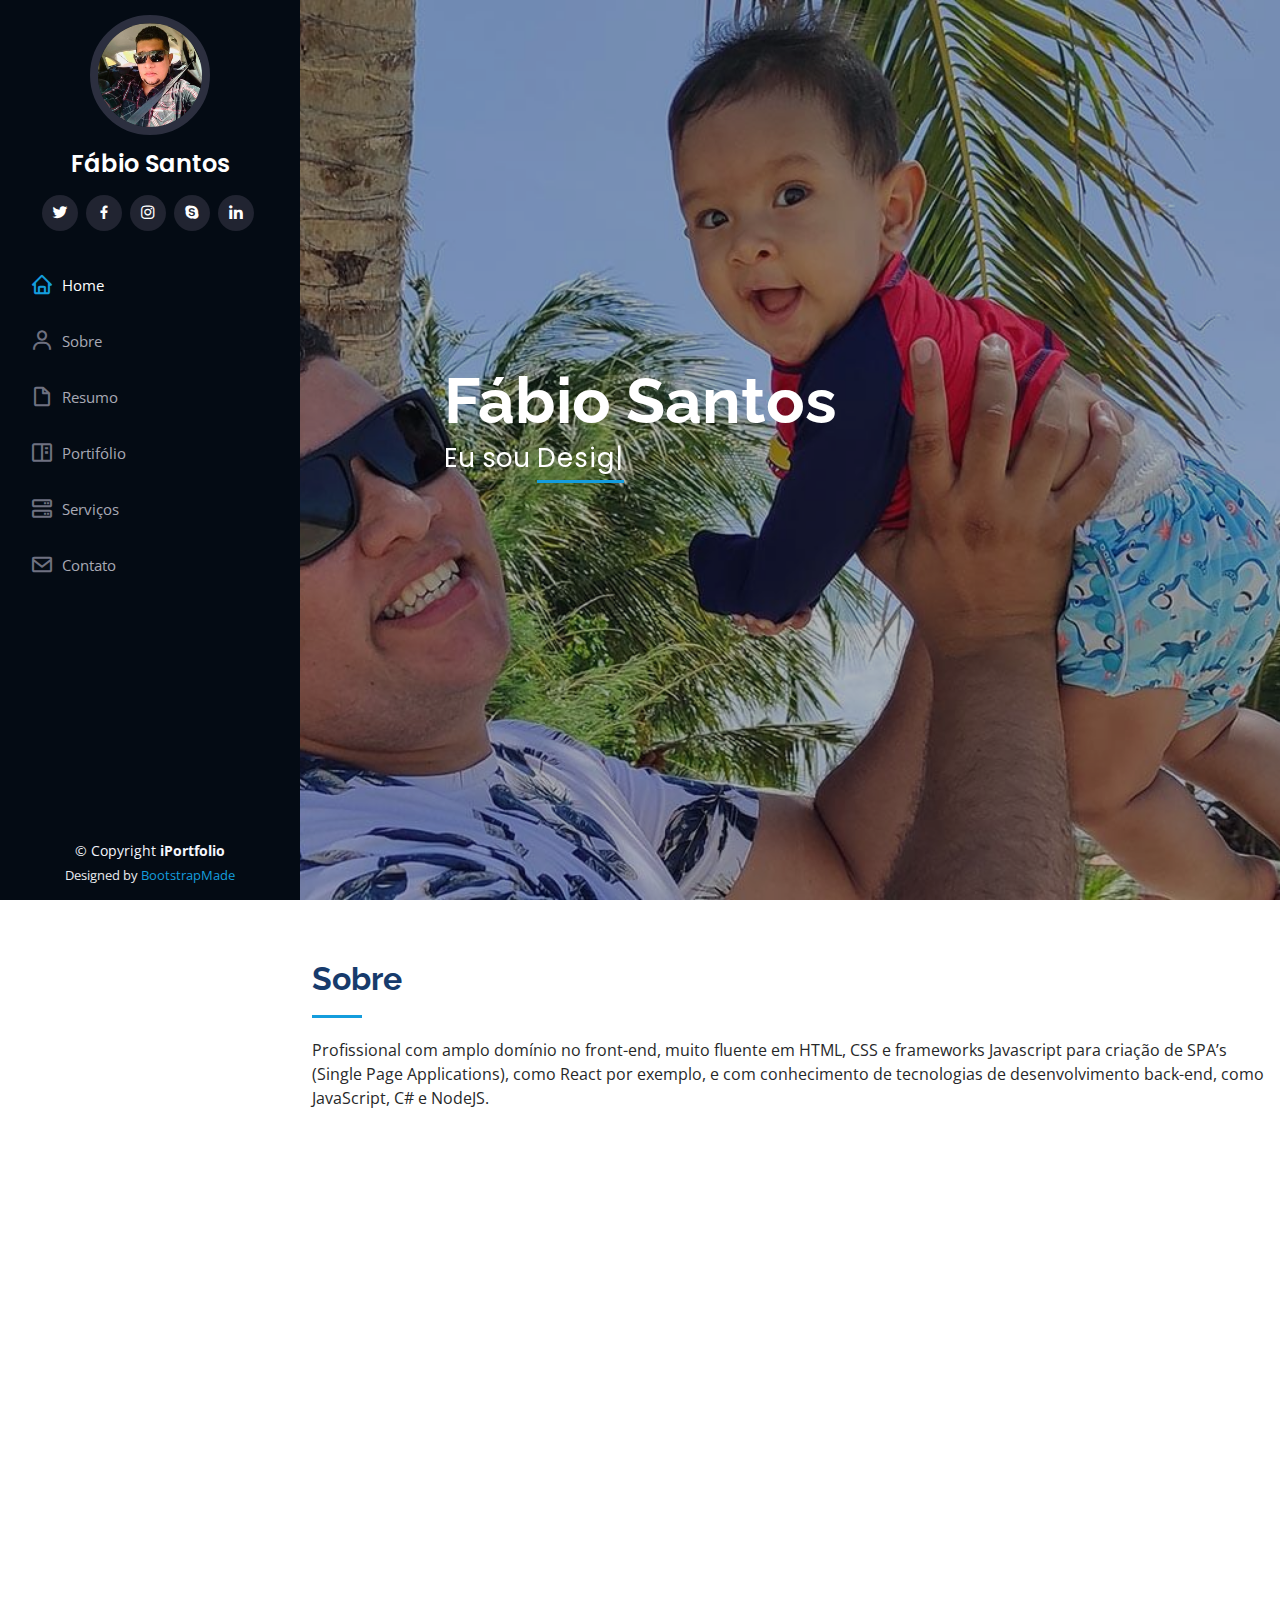
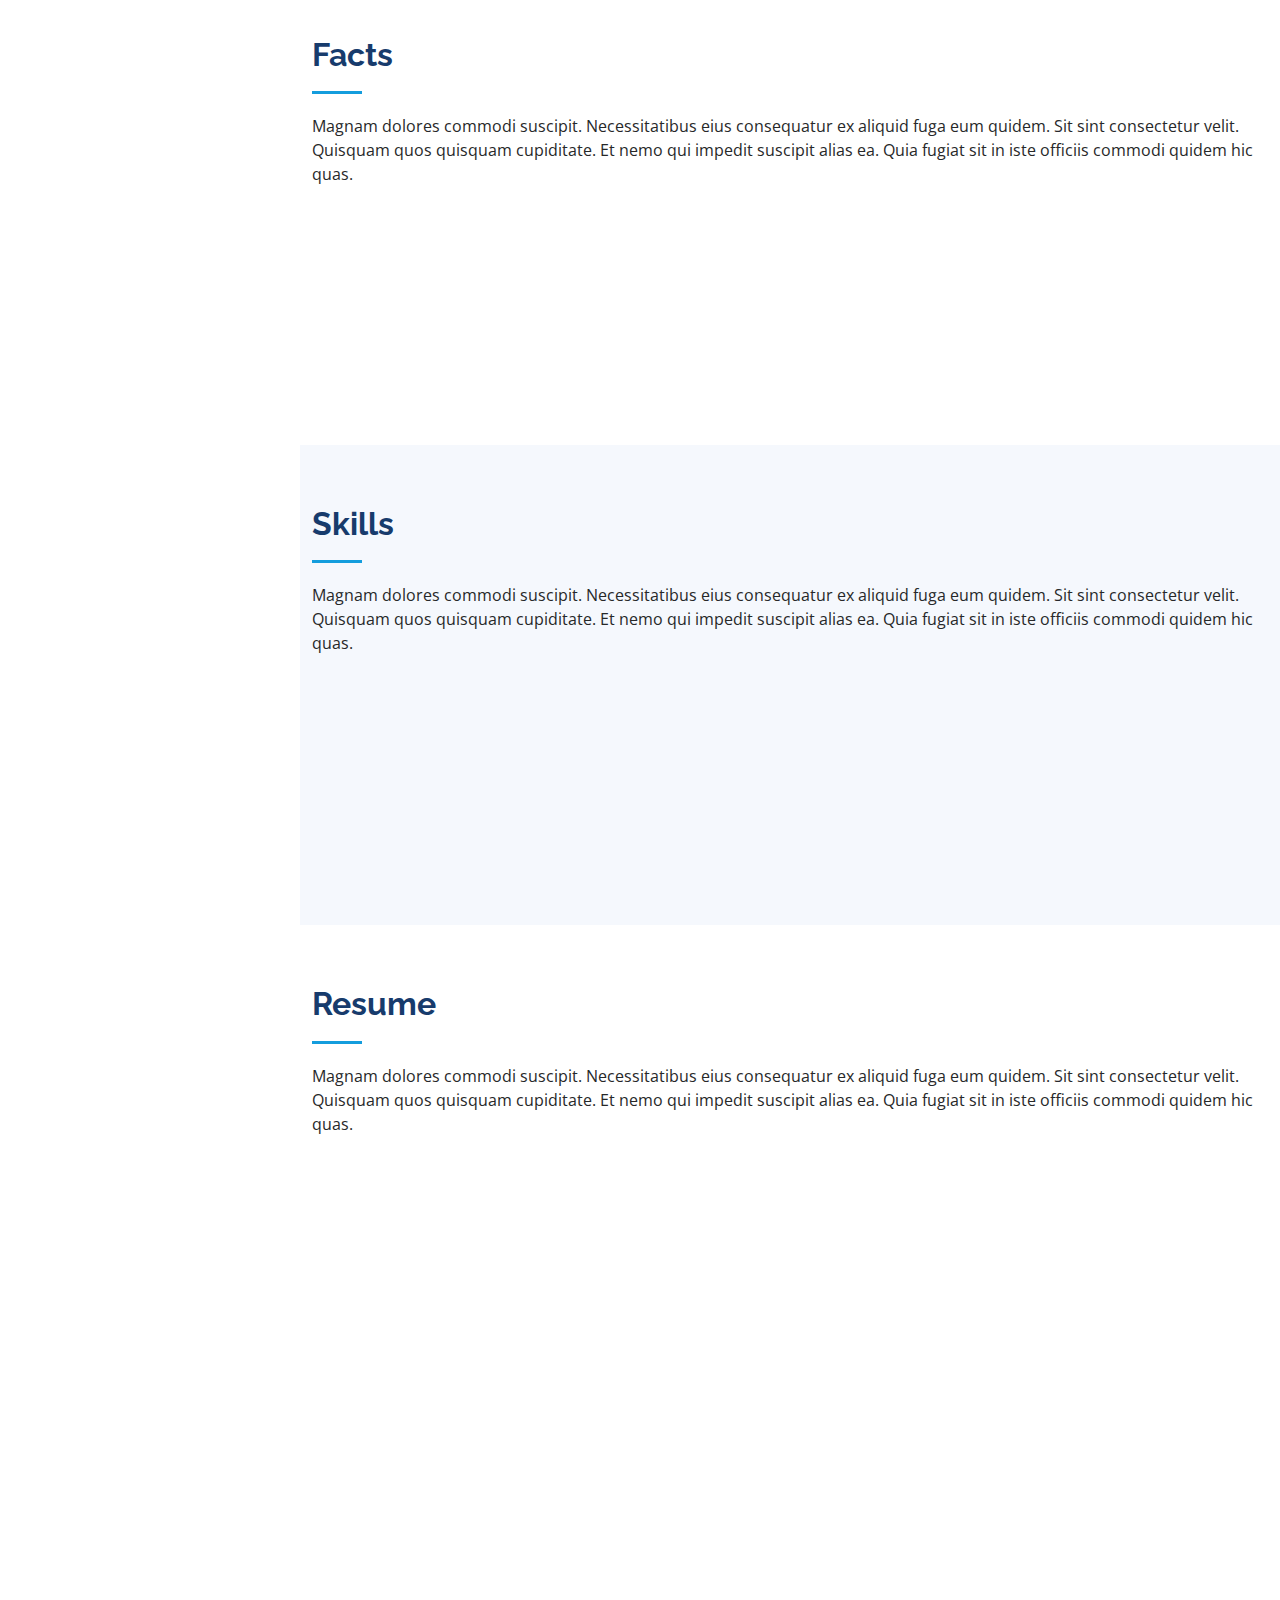
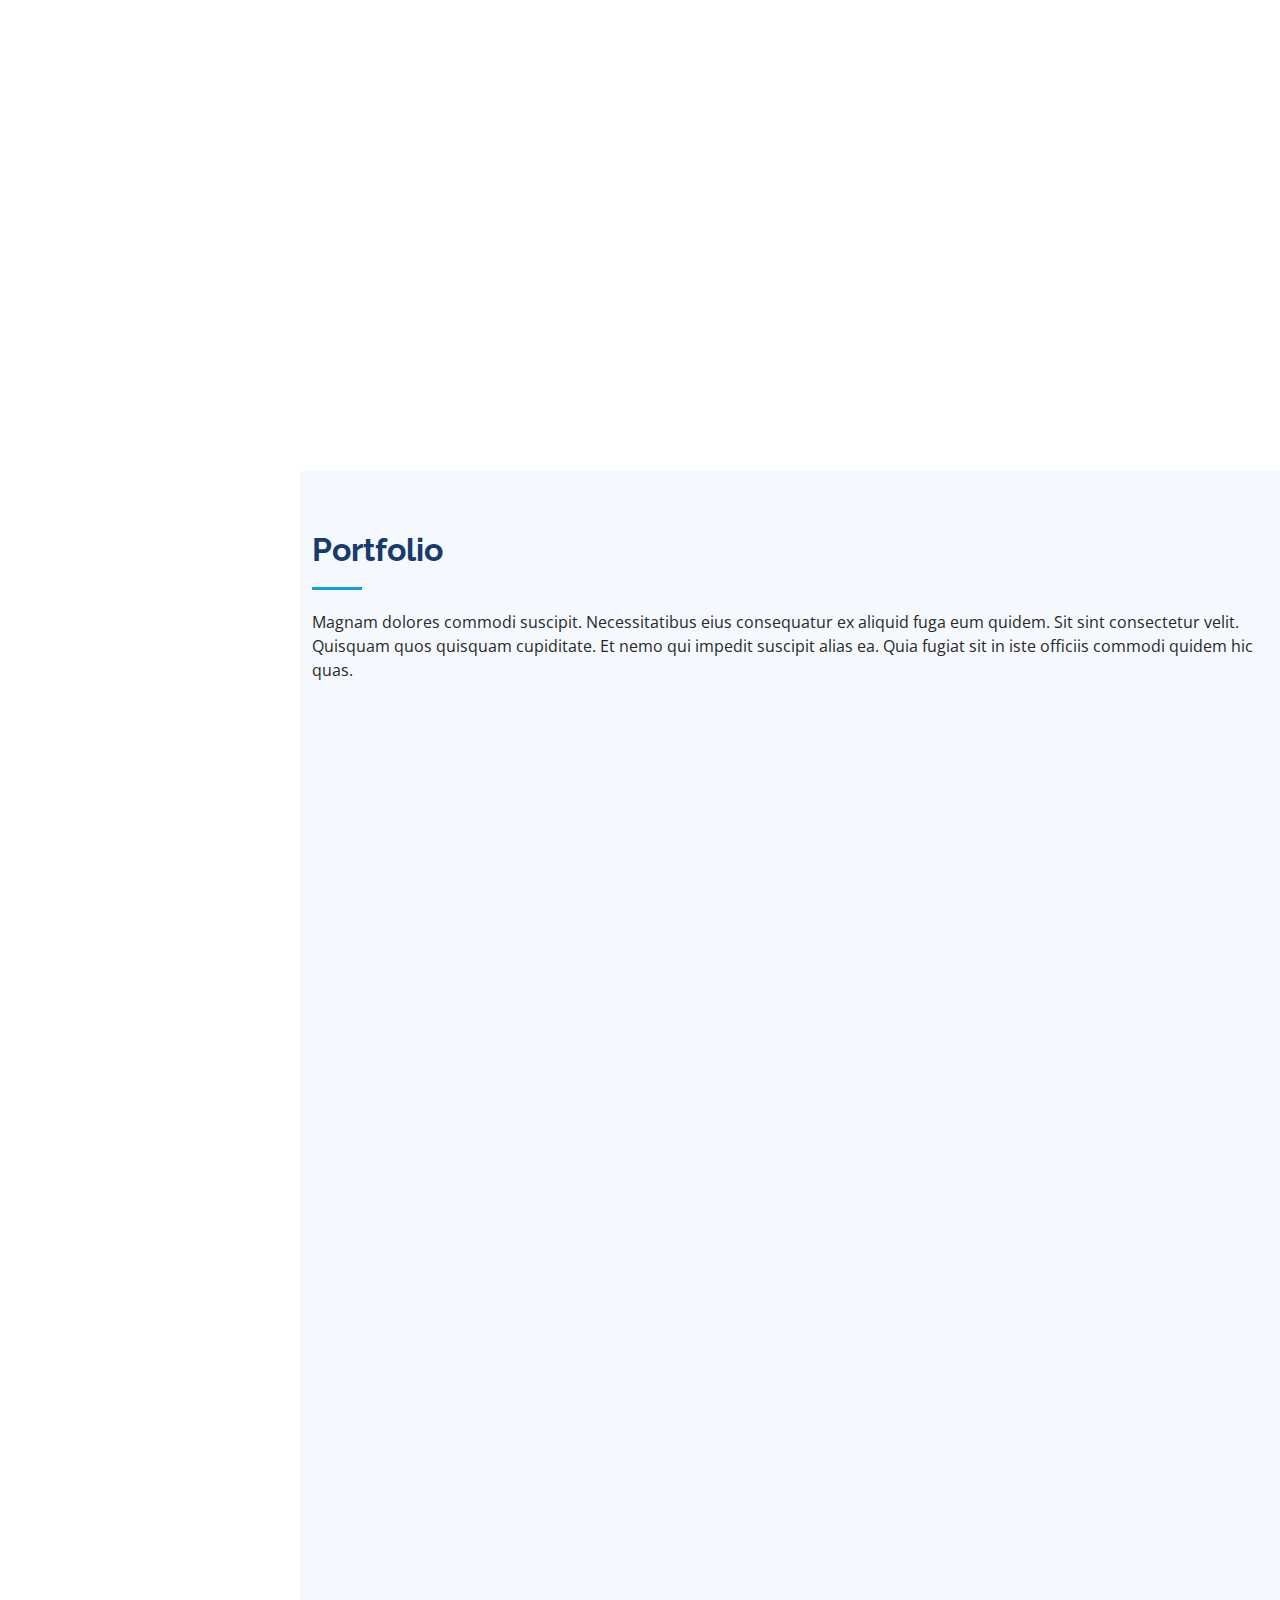
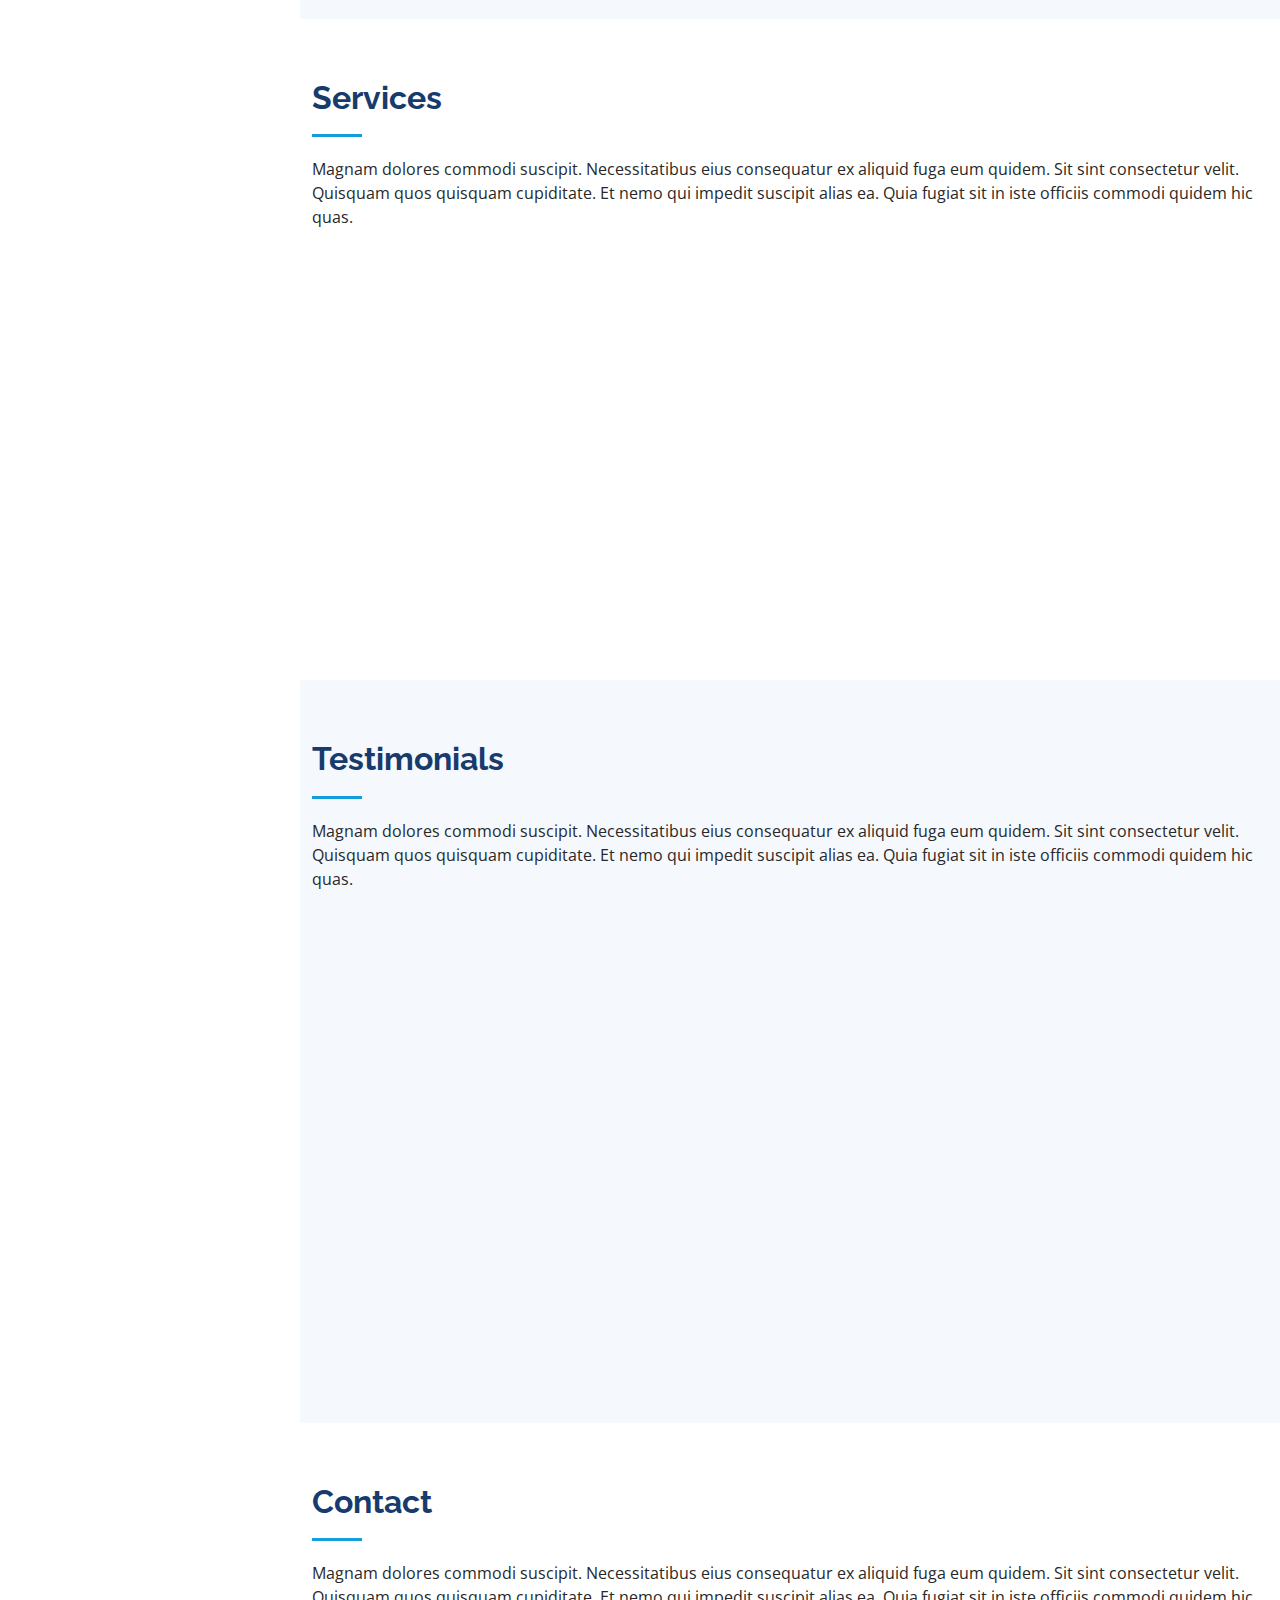
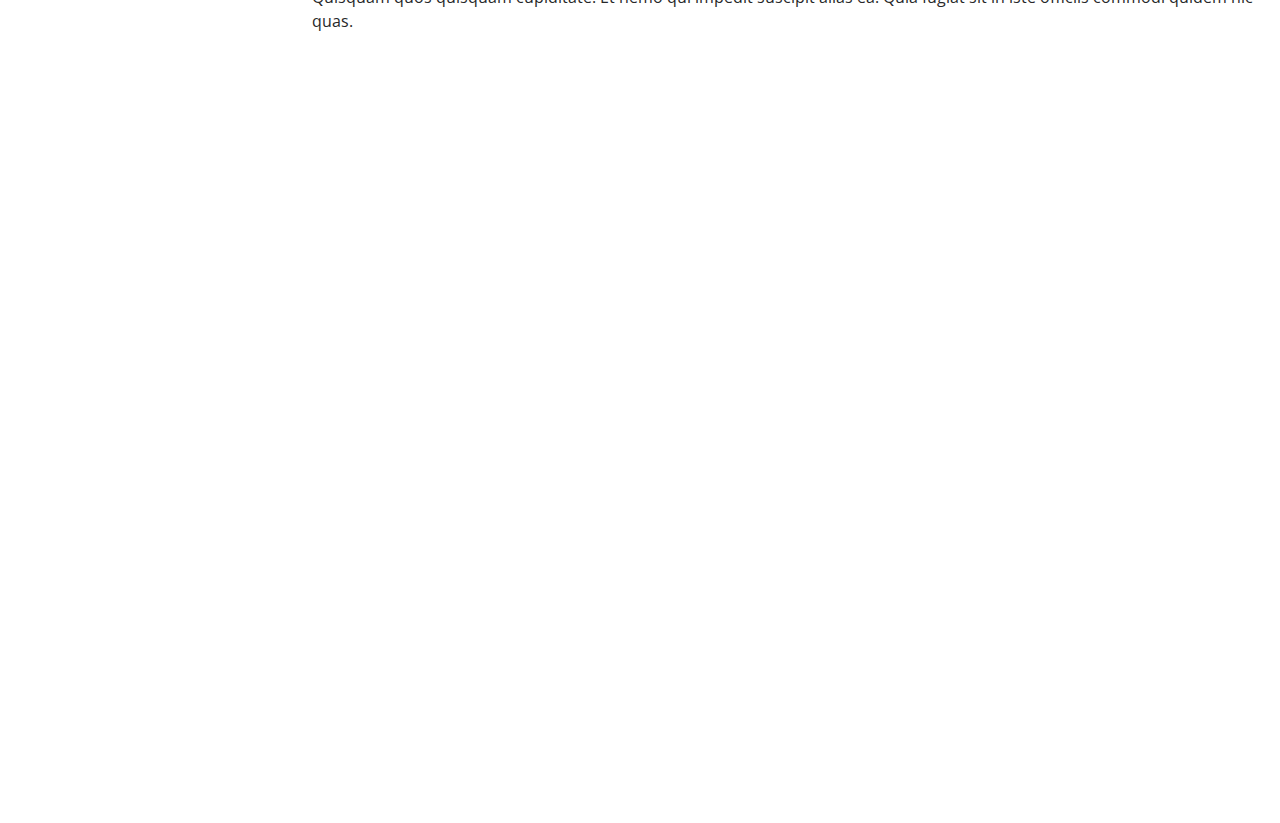
<file: index.html>
<!DOCTYPE html>
<html lang="en">

<head>
  <meta charset="utf-8">
  <meta content="width=device-width, initial-scale=1.0" name="viewport">

  <title>Fábio Santos - Web Developer</title>
  <meta content="" name="description">
  <meta content="" name="keywords">

  <!-- Favicons -->
  <link href="assets/img/favicon.png" rel="icon">
  <link href="assets/img/apple-touch-icon.png" rel="apple-touch-icon">

  <!-- Google Fonts -->
  <link href="https://fonts.googleapis.com/css?family=Open+Sans:300,300i,400,400i,600,600i,700,700i|Raleway:300,300i,400,400i,500,500i,600,600i,700,700i|Poppins:300,300i,400,400i,500,500i,600,600i,700,700i" rel="stylesheet">

  <!-- Vendor CSS Files -->
  <link href="assets/vendor/aos/aos.css" rel="stylesheet">
  <link href="assets/vendor/bootstrap/css/bootstrap.min.css" rel="stylesheet">
  <link href="assets/vendor/bootstrap-icons/bootstrap-icons.css" rel="stylesheet">
  <link href="assets/vendor/boxicons/css/boxicons.min.css" rel="stylesheet">
  <link href="assets/vendor/glightbox/css/glightbox.min.css" rel="stylesheet">
  <link href="assets/vendor/swiper/swiper-bundle.min.css" rel="stylesheet">

  <!-- Template Main CSS File -->
  <link href="assets/css/style.css" rel="stylesheet">

  <!-- =======================================================
  * Template Name: iPortfolio - v3.0.1
  * Template URL: https://bootstrapmade.com/iportfolio-bootstrap-portfolio-websites-template/
  * Author: BootstrapMade.com
  * License: https://bootstrapmade.com/license/
  ======================================================== -->
</head>

<body>

  <!-- ======= Mobile nav toggle button ======= -->
  <i class="bi bi-list mobile-nav-toggle d-xl-none"></i>

  <!-- ======= Header ======= -->
  <header id="header">
    <div class="d-flex flex-column">

      <div class="profile">
        <img src="assets/img/profile-img.jpg" alt="" class="img-fluid rounded-circle">
        <h1 class="text-light"><a href="index.html">Fábio Santos</a></h1>
        <div class="social-links mt-3 text-center">
          <a href="#" class="twitter"><i class="bx bxl-twitter"></i></a>
          <a href="#" class="facebook"><i class="bx bxl-facebook"></i></a>
          <a href="#" class="instagram"><i class="bx bxl-instagram"></i></a>
          <a href="#" class="google-plus"><i class="bx bxl-skype"></i></a>
          <a href="#" class="linkedin"><i class="bx bxl-linkedin"></i></a>
        </div>
      </div>

      <nav id="navbar" class="nav-menu navbar">
        <ul>
          <li><a href="#hero" class="nav-link scrollto active"><i class="bx bx-home"></i> <span>Home</span></a></li>
          <li><a href="#about" class="nav-link scrollto"><i class="bx bx-user"></i> <span>Sobre</span></a></li>
          <li><a href="#resume" class="nav-link scrollto"><i class="bx bx-file-blank"></i> <span>Resumo</span></a></li>
          <li><a href="#portfolio" class="nav-link scrollto"><i class="bx bx-book-content"></i> <span>Portifólio</span></a></li>
          <li><a href="#services" class="nav-link scrollto"><i class="bx bx-server"></i> <span>Serviços</span></a></li>
          <li><a href="#contact" class="nav-link scrollto"><i class="bx bx-envelope"></i> <span>Contato</span></a></li>
        </ul>
      </nav><!-- .nav-menu -->
    </div>
  </header><!-- End Header -->

  <!-- ======= Hero Section ======= -->
  <section id="hero" class="d-flex flex-column justify-content-center align-items-center">
    <div class="hero-container" data-aos="fade-in">
      <h1>Fábio Santos</h1>
      <p>Eu sou <span class="typed" data-typed-items="Designer, Developer, Freelancer, Agência, Família"></span></p>
    </div>
  </section><!-- End Hero -->

  <main id="main">

    <!-- ======= About Section ======= -->
    <section id="about" class="about">
      <div class="container">

        <div class="section-title">
          <h2>Sobre</h2>
          <p>Profissional com amplo domínio no front-end, muito fluente em HTML, CSS e frameworks Javascript para criação de SPA’s (Single Page Applications), como React por exemplo, e com conhecimento de tecnologias de desenvolvimento back-end, como JavaScript, C# e NodeJS.</p>
        </div>

        <div class="row">
          <div class="col-lg-4" data-aos="fade-right">
            <img src="assets/img/profile-img.jpg" class="img-fluid" alt="">
          </div>
          <div class="col-lg-8 pt-4 pt-lg-0 content" data-aos="fade-left">
            <h3>UI/UX Designer &amp; Web Developer.</h3>
            <p class="font-italic">
              Aficcionado por Design vejo que uma boa porta de entrada, como uma tela inicial, é fundamental para que o conteúdo seja bem consumido.
            </p>
            <div class="row">
              <div class="col-lg-6">
                <ul>
                  <li><i class="bi bi-chevron-right"></i> <strong>Niver:</strong> <span>7 de Nov 1982</span></li>
                  <li><i class="bi bi-chevron-right"></i> <strong>Website:</strong> <span>www.fabiosantos.dev</span></li>
                  <li><i class="bi bi-chevron-right"></i> <strong>Fone:</strong> <span>+55 86 98825-7929</span></li>
                  <li><i class="bi bi-chevron-right"></i> <strong>Cidade:</strong> <span>Teresina, Pi - Brasil</span></li>
                </ul>
              </div>
              <div class="col-lg-6">
                <ul>
                  <li><i class="bi bi-chevron-right"></i> <strong>Idade:</strong> <span>38</span></li>
                  <li><i class="bi bi-chevron-right"></i> <strong>Degree:</strong> <span>Master</span></li>
                  <li><i class="bi bi-chevron-right"></i> <strong>E-Mail:</strong> <span>contao@fabiosantos.dev</span></li>
                  <li><i class="bi bi-chevron-right"></i> <strong>Freelance:</strong> <span>Avaliando</span></li>
                </ul>
              </div>
            </div>
            <p>
                Sou um Desenvolvedor full stack curioso e gosto de estar sempre aprendendo. Trabalhando 
                com vários tipos de tecnologias em diferentes áreas, tenho que ficar antenado a respeito das novidades 
                da área, de forma a buscar sempre propor a melhor e mais viável solução para o problema em questão para meus clientes.
            </p>
          </div>
        </div>

      </div>
    </section><!-- End About Section -->

    <!-- ======= Facts Section ======= -->
    <section id="facts" class="facts">
      <div class="container">

        <div class="section-title">
          <h2>Facts</h2>
          <p>Magnam dolores commodi suscipit. Necessitatibus eius consequatur ex aliquid fuga eum quidem. Sit sint consectetur velit. Quisquam quos quisquam cupiditate. Et nemo qui impedit suscipit alias ea. Quia fugiat sit in iste officiis commodi quidem hic quas.</p>
        </div>

        <div class="row no-gutters">

          <div class="col-lg-3 col-md-6 d-md-flex align-items-md-stretch" data-aos="fade-up">
            <div class="count-box">
              <i class="bi bi-emoji-smile"></i>
              <span data-purecounter-start="0" data-purecounter-end="232" data-purecounter-duration="1" class="purecounter"></span>
              <p><strong>Happy Clients</strong> consequuntur quae</p>
            </div>
          </div>

          <div class="col-lg-3 col-md-6 d-md-flex align-items-md-stretch" data-aos="fade-up" data-aos-delay="100">
            <div class="count-box">
              <i class="bi bi-journal-richtext"></i>
              <span data-purecounter-start="0" data-purecounter-end="521" data-purecounter-duration="1" class="purecounter"></span>
              <p><strong>Projects</strong> adipisci atque cum quia aut</p>
            </div>
          </div>

          <div class="col-lg-3 col-md-6 d-md-flex align-items-md-stretch" data-aos="fade-up" data-aos-delay="200">
            <div class="count-box">
              <i class="bi bi-headset"></i>
              <span data-purecounter-start="0" data-purecounter-end="1453" data-purecounter-duration="1" class="purecounter"></span>
              <p><strong>Hours Of Support</strong> aut commodi quaerat</p>
            </div>
          </div>

          <div class="col-lg-3 col-md-6 d-md-flex align-items-md-stretch" data-aos="fade-up" data-aos-delay="300">
            <div class="count-box">
              <i class="bi bi-people"></i>
              <span data-purecounter-start="0" data-purecounter-end="32" data-purecounter-duration="1" class="purecounter"></span>
              <p><strong>Hard Workers</strong> rerum asperiores dolor</p>
            </div>
          </div>

        </div>

      </div>
    </section><!-- End Facts Section -->

    <!-- ======= Skills Section ======= -->
    <section id="skills" class="skills section-bg">
      <div class="container">

        <div class="section-title">
          <h2>Skills</h2>
          <p>Magnam dolores commodi suscipit. Necessitatibus eius consequatur ex aliquid fuga eum quidem. Sit sint consectetur velit. Quisquam quos quisquam cupiditate. Et nemo qui impedit suscipit alias ea. Quia fugiat sit in iste officiis commodi quidem hic quas.</p>
        </div>

        <div class="row skills-content">

          <div class="col-lg-6" data-aos="fade-up">

            <div class="progress">
              <span class="skill">HTML <i class="val">100%</i></span>
              <div class="progress-bar-wrap">
                <div class="progress-bar" role="progressbar" aria-valuenow="100" aria-valuemin="0" aria-valuemax="100"></div>
              </div>
            </div>

            <div class="progress">
              <span class="skill">CSS <i class="val">90%</i></span>
              <div class="progress-bar-wrap">
                <div class="progress-bar" role="progressbar" aria-valuenow="90" aria-valuemin="0" aria-valuemax="100"></div>
              </div>
            </div>

            <div class="progress">
              <span class="skill">JavaScript <i class="val">75%</i></span>
              <div class="progress-bar-wrap">
                <div class="progress-bar" role="progressbar" aria-valuenow="75" aria-valuemin="0" aria-valuemax="100"></div>
              </div>
            </div>

          </div>

          <div class="col-lg-6" data-aos="fade-up" data-aos-delay="100">

            <div class="progress">
              <span class="skill">PHP <i class="val">80%</i></span>
              <div class="progress-bar-wrap">
                <div class="progress-bar" role="progressbar" aria-valuenow="80" aria-valuemin="0" aria-valuemax="100"></div>
              </div>
            </div>

            <div class="progress">
              <span class="skill">WordPress/CMS <i class="val">90%</i></span>
              <div class="progress-bar-wrap">
                <div class="progress-bar" role="progressbar" aria-valuenow="90" aria-valuemin="0" aria-valuemax="100"></div>
              </div>
            </div>

            <div class="progress">
              <span class="skill">Photoshop <i class="val">55%</i></span>
              <div class="progress-bar-wrap">
                <div class="progress-bar" role="progressbar" aria-valuenow="55" aria-valuemin="0" aria-valuemax="100"></div>
              </div>
            </div>

          </div>

        </div>

      </div>
    </section><!-- End Skills Section -->

    <!-- ======= Resume Section ======= -->
    <section id="resume" class="resume">
      <div class="container">

        <div class="section-title">
          <h2>Resume</h2>
          <p>Magnam dolores commodi suscipit. Necessitatibus eius consequatur ex aliquid fuga eum quidem. Sit sint consectetur velit. Quisquam quos quisquam cupiditate. Et nemo qui impedit suscipit alias ea. Quia fugiat sit in iste officiis commodi quidem hic quas.</p>
        </div>

        <div class="row">
          <div class="col-lg-6" data-aos="fade-up">
            <h3 class="resume-title">Sumary</h3>
            <div class="resume-item pb-0">
              <h4>Alex Smith</h4>
              <p><em>Innovative and deadline-driven Graphic Designer with 3+ years of experience designing and developing user-centered digital/print marketing material from initial concept to final, polished deliverable.</em></p>
              <ul>
                <li>Portland par 127,Orlando, FL</li>
                <li>(123) 456-7891</li>
                <li>alice.barkley@example.com</li>
              </ul>
            </div>

            <h3 class="resume-title">Education</h3>
            <div class="resume-item">
              <h4>Master of Fine Arts &amp; Graphic Design</h4>
              <h5>2015 - 2016</h5>
              <p><em>Rochester Institute of Technology, Rochester, NY</em></p>
              <p>Qui deserunt veniam. Et sed aliquam labore tempore sed quisquam iusto autem sit. Ea vero voluptatum qui ut dignissimos deleniti nerada porti sand markend</p>
            </div>
            <div class="resume-item">
              <h4>Bachelor of Fine Arts &amp; Graphic Design</h4>
              <h5>2010 - 2014</h5>
              <p><em>Rochester Institute of Technology, Rochester, NY</em></p>
              <p>Quia nobis sequi est occaecati aut. Repudiandae et iusto quae reiciendis et quis Eius vel ratione eius unde vitae rerum voluptates asperiores voluptatem Earum molestiae consequatur neque etlon sader mart dila</p>
            </div>
          </div>
          <div class="col-lg-6" data-aos="fade-up" data-aos-delay="100">
            <h3 class="resume-title">Professional Experience</h3>
            <div class="resume-item">
              <h4>Senior graphic design specialist</h4>
              <h5>2019 - Present</h5>
              <p><em>Experion, New York, NY </em></p>
              <ul>
                <li>Lead in the design, development, and implementation of the graphic, layout, and production communication materials</li>
                <li>Delegate tasks to the 7 members of the design team and provide counsel on all aspects of the project. </li>
                <li>Supervise the assessment of all graphic materials in order to ensure quality and accuracy of the design</li>
                <li>Oversee the efficient use of production project budgets ranging from $2,000 - $25,000</li>
              </ul>
            </div>
            <div class="resume-item">
              <h4>Graphic design specialist</h4>
              <h5>2017 - 2018</h5>
              <p><em>Stepping Stone Advertising, New York, NY</em></p>
              <ul>
                <li>Developed numerous marketing programs (logos, brochures,infographics, presentations, and advertisements).</li>
                <li>Managed up to 5 projects or tasks at a given time while under pressure</li>
                <li>Recommended and consulted with clients on the most appropriate graphic design</li>
                <li>Created 4+ design presentations and proposals a month for clients and account managers</li>
              </ul>
            </div>
          </div>
        </div>

      </div>
    </section><!-- End Resume Section -->

    <!-- ======= Portfolio Section ======= -->
    <section id="portfolio" class="portfolio section-bg">
      <div class="container">

        <div class="section-title">
          <h2>Portfolio</h2>
          <p>Magnam dolores commodi suscipit. Necessitatibus eius consequatur ex aliquid fuga eum quidem. Sit sint consectetur velit. Quisquam quos quisquam cupiditate. Et nemo qui impedit suscipit alias ea. Quia fugiat sit in iste officiis commodi quidem hic quas.</p>
        </div>

        <div class="row" data-aos="fade-up">
          <div class="col-lg-12 d-flex justify-content-center">
            <ul id="portfolio-flters">
              <li data-filter="*" class="filter-active">All</li>
              <li data-filter=".filter-app">App</li>
              <li data-filter=".filter-card">Card</li>
              <li data-filter=".filter-web">Web</li>
            </ul>
          </div>
        </div>

        <div class="row portfolio-container" data-aos="fade-up" data-aos-delay="100">

          <div class="col-lg-4 col-md-6 portfolio-item filter-app">
            <div class="portfolio-wrap">
              <img src="assets/img/portfolio/portfolio-1.jpg" class="img-fluid" alt="">
              <div class="portfolio-links">
                <a href="assets/img/portfolio/portfolio-1.jpg" data-gallery="portfolioGallery" class="portfolio-lightbox" title="App 1"><i class="bx bx-plus"></i></a>
                <a href="portfolio-details.html" title="More Details"><i class="bx bx-link"></i></a>
              </div>
            </div>
          </div>

          <div class="col-lg-4 col-md-6 portfolio-item filter-web">
            <div class="portfolio-wrap">
              <img src="assets/img/portfolio/portfolio-2.jpg" class="img-fluid" alt="">
              <div class="portfolio-links">
                <a href="assets/img/portfolio/portfolio-2.jpg" data-gallery="portfolioGallery" class="portfolio-lightbox" title="Web 3"><i class="bx bx-plus"></i></a>
                <a href="portfolio-details.html" title="More Details"><i class="bx bx-link"></i></a>
              </div>
            </div>
          </div>

          <div class="col-lg-4 col-md-6 portfolio-item filter-app">
            <div class="portfolio-wrap">
              <img src="assets/img/portfolio/portfolio-3.jpg" class="img-fluid" alt="">
              <div class="portfolio-links">
                <a href="assets/img/portfolio/portfolio-3.jpg" data-gallery="portfolioGallery" class="portfolio-lightbox" title="App 2"><i class="bx bx-plus"></i></a>
                <a href="portfolio-details.html" title="More Details"><i class="bx bx-link"></i></a>
              </div>
            </div>
          </div>

          <div class="col-lg-4 col-md-6 portfolio-item filter-card">
            <div class="portfolio-wrap">
              <img src="assets/img/portfolio/portfolio-4.jpg" class="img-fluid" alt="">
              <div class="portfolio-links">
                <a href="assets/img/portfolio/portfolio-4.jpg" data-gallery="portfolioGallery" class="portfolio-lightbox" title="Card 2"><i class="bx bx-plus"></i></a>
                <a href="portfolio-details.html" title="More Details"><i class="bx bx-link"></i></a>
              </div>
            </div>
          </div>

          <div class="col-lg-4 col-md-6 portfolio-item filter-web">
            <div class="portfolio-wrap">
              <img src="assets/img/portfolio/portfolio-5.jpg" class="img-fluid" alt="">
              <div class="portfolio-links">
                <a href="assets/img/portfolio/portfolio-5.jpg" data-gallery="portfolioGallery" class="portfolio-lightbox" title="Web 2"><i class="bx bx-plus"></i></a>
                <a href="portfolio-details.html" title="More Details"><i class="bx bx-link"></i></a>
              </div>
            </div>
          </div>

          <div class="col-lg-4 col-md-6 portfolio-item filter-app">
            <div class="portfolio-wrap">
              <img src="assets/img/portfolio/portfolio-6.jpg" class="img-fluid" alt="">
              <div class="portfolio-links">
                <a href="assets/img/portfolio/portfolio-6.jpg" data-gallery="portfolioGallery" class="portfolio-lightbox" title="App 3"><i class="bx bx-plus"></i></a>
                <a href="portfolio-details.html" title="More Details"><i class="bx bx-link"></i></a>
              </div>
            </div>
          </div>

          <div class="col-lg-4 col-md-6 portfolio-item filter-card">
            <div class="portfolio-wrap">
              <img src="assets/img/portfolio/portfolio-7.jpg" class="img-fluid" alt="">
              <div class="portfolio-links">
                <a href="assets/img/portfolio/portfolio-7.jpg" data-gallery="portfolioGallery" class="portfolio-lightbox" title="Card 1"><i class="bx bx-plus"></i></a>
                <a href="portfolio-details.html" title="More Details"><i class="bx bx-link"></i></a>
              </div>
            </div>
          </div>

          <div class="col-lg-4 col-md-6 portfolio-item filter-card">
            <div class="portfolio-wrap">
              <img src="assets/img/portfolio/portfolio-8.jpg" class="img-fluid" alt="">
              <div class="portfolio-links">
                <a href="assets/img/portfolio/portfolio-8.jpg" data-gallery="portfolioGallery" class="portfolio-lightbox" title="Card 3"><i class="bx bx-plus"></i></a>
                <a href="portfolio-details.html" title="More Details"><i class="bx bx-link"></i></a>
              </div>
            </div>
          </div>

          <div class="col-lg-4 col-md-6 portfolio-item filter-web">
            <div class="portfolio-wrap">
              <img src="assets/img/portfolio/portfolio-9.jpg" class="img-fluid" alt="">
              <div class="portfolio-links">
                <a href="assets/img/portfolio/portfolio-9.jpg" data-gallery="portfolioGallery" class="portfolio-lightbox" title="Web 3"><i class="bx bx-plus"></i></a>
                <a href="portfolio-details.html" title="More Details"><i class="bx bx-link"></i></a>
              </div>
            </div>
          </div>

        </div>

      </div>
    </section><!-- End Portfolio Section -->

    <!-- ======= Services Section ======= -->
    <section id="services" class="services">
      <div class="container">

        <div class="section-title">
          <h2>Services</h2>
          <p>Magnam dolores commodi suscipit. Necessitatibus eius consequatur ex aliquid fuga eum quidem. Sit sint consectetur velit. Quisquam quos quisquam cupiditate. Et nemo qui impedit suscipit alias ea. Quia fugiat sit in iste officiis commodi quidem hic quas.</p>
        </div>

        <div class="row">
          <div class="col-lg-4 col-md-6 icon-box" data-aos="fade-up">
            <div class="icon"><i class="bi bi-briefcase"></i></div>
            <h4 class="title"><a href="">Lorem Ipsum</a></h4>
            <p class="description">Voluptatum deleniti atque corrupti quos dolores et quas molestias excepturi sint occaecati cupiditate non provident</p>
          </div>
          <div class="col-lg-4 col-md-6 icon-box" data-aos="fade-up" data-aos-delay="100">
            <div class="icon"><i class="bi bi-card-checklist"></i></div>
            <h4 class="title"><a href="">Dolor Sitema</a></h4>
            <p class="description">Minim veniam, quis nostrud exercitation ullamco laboris nisi ut aliquip ex ea commodo consequat tarad limino ata</p>
          </div>
          <div class="col-lg-4 col-md-6 icon-box" data-aos="fade-up" data-aos-delay="200">
            <div class="icon"><i class="bi bi-bar-chart"></i></div>
            <h4 class="title"><a href="">Sed ut perspiciatis</a></h4>
            <p class="description">Duis aute irure dolor in reprehenderit in voluptate velit esse cillum dolore eu fugiat nulla pariatur</p>
          </div>
          <div class="col-lg-4 col-md-6 icon-box" data-aos="fade-up" data-aos-delay="300">
            <div class="icon"><i class="bi bi-binoculars"></i></div>
            <h4 class="title"><a href="">Magni Dolores</a></h4>
            <p class="description">Excepteur sint occaecat cupidatat non proident, sunt in culpa qui officia deserunt mollit anim id est laborum</p>
          </div>
          <div class="col-lg-4 col-md-6 icon-box" data-aos="fade-up" data-aos-delay="400">
            <div class="icon"><i class="bi bi-brightness-high"></i></div>
            <h4 class="title"><a href="">Nemo Enim</a></h4>
            <p class="description">At vero eos et accusamus et iusto odio dignissimos ducimus qui blanditiis praesentium voluptatum deleniti atque</p>
          </div>
          <div class="col-lg-4 col-md-6 icon-box" data-aos="fade-up" data-aos-delay="500">
            <div class="icon"><i class="bi bi-calendar4-week"></i></div>
            <h4 class="title"><a href="">Eiusmod Tempor</a></h4>
            <p class="description">Et harum quidem rerum facilis est et expedita distinctio. Nam libero tempore, cum soluta nobis est eligendi</p>
          </div>
        </div>

      </div>
    </section><!-- End Services Section -->

    <!-- ======= Testimonials Section ======= -->
    <section id="testimonials" class="testimonials section-bg">
      <div class="container">

        <div class="section-title">
          <h2>Testimonials</h2>
          <p>Magnam dolores commodi suscipit. Necessitatibus eius consequatur ex aliquid fuga eum quidem. Sit sint consectetur velit. Quisquam quos quisquam cupiditate. Et nemo qui impedit suscipit alias ea. Quia fugiat sit in iste officiis commodi quidem hic quas.</p>
        </div>

        <div class="testimonials-slider swiper-container" data-aos="fade-up" data-aos-delay="100">
          <div class="swiper-wrapper">

            <div class="swiper-slide">
              <div class="testimonial-item" data-aos="fade-up">
                <p>
                  <i class="bx bxs-quote-alt-left quote-icon-left"></i>
                  Proin iaculis purus consequat sem cure digni ssim donec porttitora entum suscipit rhoncus. Accusantium quam, ultricies eget id, aliquam eget nibh et. Maecen aliquam, risus at semper.
                  <i class="bx bxs-quote-alt-right quote-icon-right"></i>
                </p>
                <img src="assets/img/testimonials/testimonials-1.jpg" class="testimonial-img" alt="">
                <h3>Saul Goodman</h3>
                <h4>Ceo &amp; Founder</h4>
              </div>
            </div><!-- End testimonial item -->

            <div class="swiper-slide">
              <div class="testimonial-item" data-aos="fade-up" data-aos-delay="100">
                <p>
                  <i class="bx bxs-quote-alt-left quote-icon-left"></i>
                  Export tempor illum tamen malis malis eram quae irure esse labore quem cillum quid cillum eram malis quorum velit fore eram velit sunt aliqua noster fugiat irure amet legam anim culpa.
                  <i class="bx bxs-quote-alt-right quote-icon-right"></i>
                </p>
                <img src="assets/img/testimonials/testimonials-2.jpg" class="testimonial-img" alt="">
                <h3>Sara Wilsson</h3>
                <h4>Designer</h4>
              </div>
            </div><!-- End testimonial item -->

            <div class="swiper-slide">
              <div class="testimonial-item" data-aos="fade-up" data-aos-delay="200">
                <p>
                  <i class="bx bxs-quote-alt-left quote-icon-left"></i>
                  Enim nisi quem export duis labore cillum quae magna enim sint quorum nulla quem veniam duis minim tempor labore quem eram duis noster aute amet eram fore quis sint minim.
                  <i class="bx bxs-quote-alt-right quote-icon-right"></i>
                </p>
                <img src="assets/img/testimonials/testimonials-3.jpg" class="testimonial-img" alt="">
                <h3>Jena Karlis</h3>
                <h4>Store Owner</h4>
              </div>
            </div><!-- End testimonial item -->

            <div class="swiper-slide">
              <div class="testimonial-item" data-aos="fade-up" data-aos-delay="300">
                <p>
                  <i class="bx bxs-quote-alt-left quote-icon-left"></i>
                  Fugiat enim eram quae cillum dolore dolor amet nulla culpa multos export minim fugiat minim velit minim dolor enim duis veniam ipsum anim magna sunt elit fore quem dolore labore illum veniam.
                  <i class="bx bxs-quote-alt-right quote-icon-right"></i>
                </p>
                <img src="assets/img/testimonials/testimonials-4.jpg" class="testimonial-img" alt="">
                <h3>Matt Brandon</h3>
                <h4>Freelancer</h4>
              </div>
            </div><!-- End testimonial item -->

            <div class="swiper-slide">
              <div class="testimonial-item" data-aos="fade-up" data-aos-delay="400">
                <p>
                  <i class="bx bxs-quote-alt-left quote-icon-left"></i>
                  Quis quorum aliqua sint quem legam fore sunt eram irure aliqua veniam tempor noster veniam enim culpa labore duis sunt culpa nulla illum cillum fugiat legam esse veniam culpa fore nisi cillum quid.
                  <i class="bx bxs-quote-alt-right quote-icon-right"></i>
                </p>
                <img src="assets/img/testimonials/testimonials-5.jpg" class="testimonial-img" alt="">
                <h3>John Larson</h3>
                <h4>Entrepreneur</h4>
              </div>
            </div><!-- End testimonial item -->

          </div>
          <div class="swiper-pagination"></div>
        </div>

      </div>
    </section><!-- End Testimonials Section -->

    <!-- ======= Contact Section ======= -->
    <section id="contact" class="contact">
      <div class="container">

        <div class="section-title">
          <h2>Contact</h2>
          <p>Magnam dolores commodi suscipit. Necessitatibus eius consequatur ex aliquid fuga eum quidem. Sit sint consectetur velit. Quisquam quos quisquam cupiditate. Et nemo qui impedit suscipit alias ea. Quia fugiat sit in iste officiis commodi quidem hic quas.</p>
        </div>

        <div class="row" data-aos="fade-in">

          <div class="col-lg-5 d-flex align-items-stretch">
            <div class="info">
              <div class="address">
                <i class="bi bi-geo-alt"></i>
                <h4>Location:</h4>
                <p>A108 Adam Street, New York, NY 535022</p>
              </div>

              <div class="email">
                <i class="bi bi-envelope"></i>
                <h4>Email:</h4>
                <p>info@example.com</p>
              </div>

              <div class="phone">
                <i class="bi bi-phone"></i>
                <h4>Call:</h4>
                <p>+1 5589 55488 55s</p>
              </div>

              <iframe src="https://www.google.com/maps/embed?pb=!1m14!1m8!1m3!1d12097.433213460943!2d-74.0062269!3d40.7101282!3m2!1i1024!2i768!4f13.1!3m3!1m2!1s0x0%3A0xb89d1fe6bc499443!2sDowntown+Conference+Center!5e0!3m2!1smk!2sbg!4v1539943755621" frameborder="0" style="border:0; width: 100%; height: 290px;" allowfullscreen></iframe>
            </div>

          </div>

          <div class="col-lg-7 mt-5 mt-lg-0 d-flex align-items-stretch">
            <form action="forms/contact.php" method="post" role="form" class="php-email-form">
              <div class="row">
                <div class="form-group col-md-6">
                  <label for="name">Your Name</label>
                  <input type="text" name="name" class="form-control" id="name" required>
                </div>
                <div class="form-group col-md-6">
                  <label for="name">Your Email</label>
                  <input type="email" class="form-control" name="email" id="email" required>
                </div>
              </div>
              <div class="form-group">
                <label for="name">Subject</label>
                <input type="text" class="form-control" name="subject" id="subject" required>
              </div>
              <div class="form-group">
                <label for="name">Message</label>
                <textarea class="form-control" name="message" rows="10" required></textarea>
              </div>
              <div class="my-3">
                <div class="loading">Loading</div>
                <div class="error-message"></div>
                <div class="sent-message">Your message has been sent. Thank you!</div>
              </div>
              <div class="text-center"><button type="submit">Send Message</button></div>
            </form>
          </div>

        </div>

      </div>
    </section><!-- End Contact Section -->

  </main><!-- End #main -->

  <!-- ======= Footer ======= -->
  <footer id="footer">
    <div class="container">
      <div class="copyright">
        &copy; Copyright <strong><span>iPortfolio</span></strong>
      </div>
      <div class="credits">
        <!-- All the links in the footer should remain intact. -->
        <!-- You can delete the links only if you purchased the pro version. -->
        <!-- Licensing information: https://bootstrapmade.com/license/ -->
        <!-- Purchase the pro version with working PHP/AJAX contact form: https://bootstrapmade.com/iportfolio-bootstrap-portfolio-websites-template/ -->
        Designed by <a href="https://bootstrapmade.com/">BootstrapMade</a>
      </div>
    </div>
  </footer><!-- End  Footer -->

  <a href="#" class="back-to-top d-flex align-items-center justify-content-center"><i class="bi bi-arrow-up-short"></i></a>

  <!-- Vendor JS Files -->
  <script src="assets/vendor/aos/aos.js"></script>
  <script src="assets/vendor/bootstrap/js/bootstrap.bundle.min.js"></script>
  <script src="assets/vendor/glightbox/js/glightbox.min.js"></script>
  <script src="assets/vendor/isotope-layout/isotope.pkgd.min.js"></script>
  <script src="assets/vendor/php-email-form/validate.js"></script>
  <script src="assets/vendor/purecounter/purecounter.js"></script>
  <script src="assets/vendor/swiper/swiper-bundle.min.js"></script>
  <script src="assets/vendor/typed.js/typed.min.js"></script>
  <script src="assets/vendor/waypoints/noframework.waypoints.js"></script>

  <!-- Template Main JS File -->
  <script src="assets/js/main.js"></script>

</body>

</html>
</file>
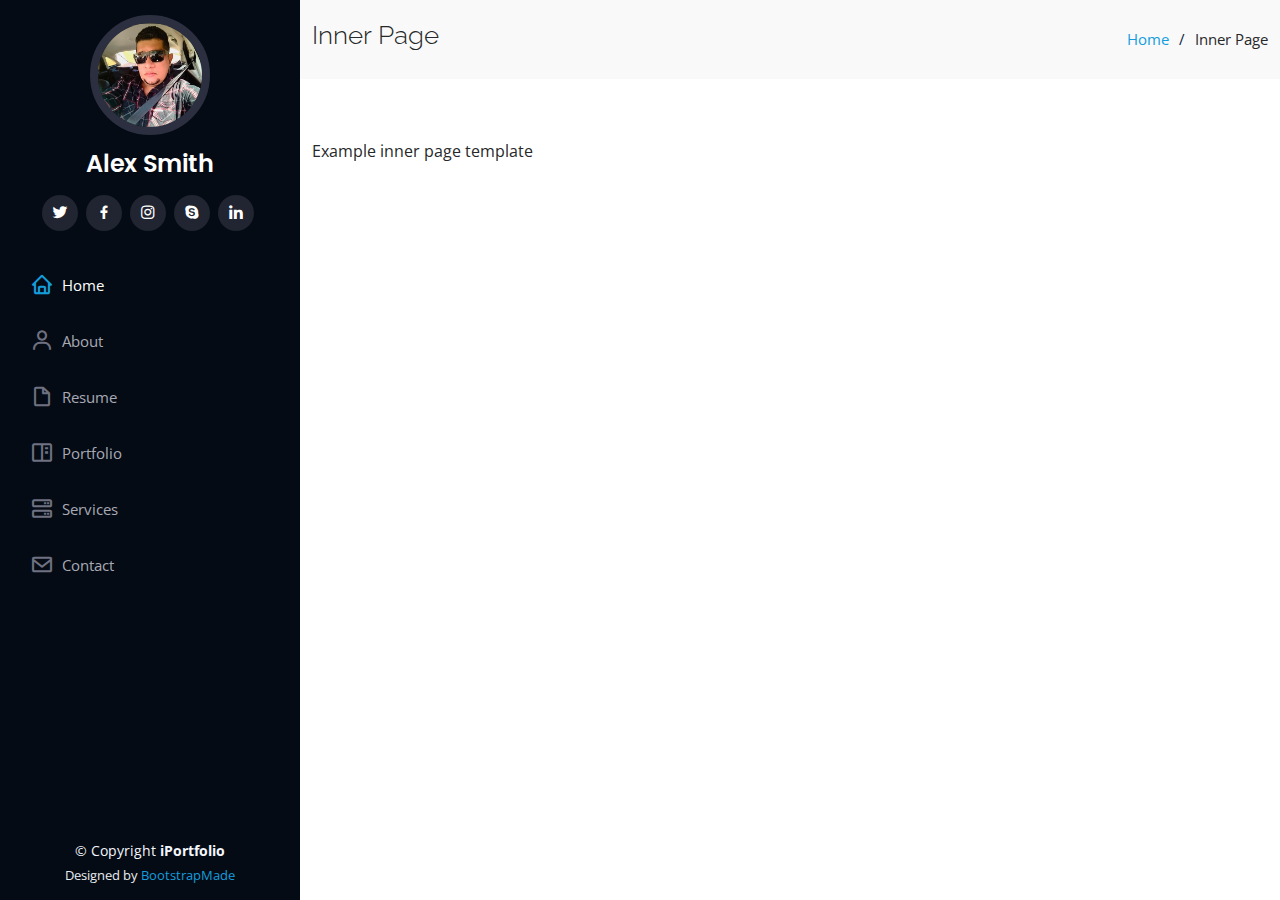
<file: inner-page.html>
<!DOCTYPE html>
<html lang="en">

<head>
  <meta charset="utf-8">
  <meta content="width=device-width, initial-scale=1.0" name="viewport">

  <title>Inner Page - iPortfolio Bootstrap Template</title>
  <meta content="" name="description">
  <meta content="" name="keywords">

  <!-- Favicons -->
  <link href="assets/img/favicon.png" rel="icon">
  <link href="assets/img/apple-touch-icon.png" rel="apple-touch-icon">

  <!-- Google Fonts -->
  <link href="https://fonts.googleapis.com/css?family=Open+Sans:300,300i,400,400i,600,600i,700,700i|Raleway:300,300i,400,400i,500,500i,600,600i,700,700i|Poppins:300,300i,400,400i,500,500i,600,600i,700,700i" rel="stylesheet">

  <!-- Vendor CSS Files -->
  <link href="assets/vendor/aos/aos.css" rel="stylesheet">
  <link href="assets/vendor/bootstrap/css/bootstrap.min.css" rel="stylesheet">
  <link href="assets/vendor/bootstrap-icons/bootstrap-icons.css" rel="stylesheet">
  <link href="assets/vendor/boxicons/css/boxicons.min.css" rel="stylesheet">
  <link href="assets/vendor/glightbox/css/glightbox.min.css" rel="stylesheet">
  <link href="assets/vendor/swiper/swiper-bundle.min.css" rel="stylesheet">

  <!-- Template Main CSS File -->
  <link href="assets/css/style.css" rel="stylesheet">

  <!-- =======================================================
  * Template Name: iPortfolio - v3.0.1
  * Template URL: https://bootstrapmade.com/iportfolio-bootstrap-portfolio-websites-template/
  * Author: BootstrapMade.com
  * License: https://bootstrapmade.com/license/
  ======================================================== -->
</head>

<body>

  <!-- ======= Mobile nav toggle button ======= -->
  <i class="bi bi-list mobile-nav-toggle d-xl-none"></i>

  <!-- ======= Header ======= -->
  <header id="header">
    <div class="d-flex flex-column">

      <div class="profile">
        <img src="assets/img/profile-img.jpg" alt="" class="img-fluid rounded-circle">
        <h1 class="text-light"><a href="index.html">Alex Smith</a></h1>
        <div class="social-links mt-3 text-center">
          <a href="#" class="twitter"><i class="bx bxl-twitter"></i></a>
          <a href="#" class="facebook"><i class="bx bxl-facebook"></i></a>
          <a href="#" class="instagram"><i class="bx bxl-instagram"></i></a>
          <a href="#" class="google-plus"><i class="bx bxl-skype"></i></a>
          <a href="#" class="linkedin"><i class="bx bxl-linkedin"></i></a>
        </div>
      </div>

      <nav id="navbar" class="nav-menu navbar">
        <ul>
          <li><a href="#hero" class="nav-link scrollto active"><i class="bx bx-home"></i> <span>Home</span></a></li>
          <li><a href="#about" class="nav-link scrollto"><i class="bx bx-user"></i> <span>About</span></a></li>
          <li><a href="#resume" class="nav-link scrollto"><i class="bx bx-file-blank"></i> <span>Resume</span></a></li>
          <li><a href="#portfolio" class="nav-link scrollto"><i class="bx bx-book-content"></i> <span>Portfolio</span></a></li>
          <li><a href="#services" class="nav-link scrollto"><i class="bx bx-server"></i> <span>Services</span></a></li>
          <li><a href="#contact" class="nav-link scrollto"><i class="bx bx-envelope"></i> <span>Contact</span></a></li>
        </ul>
      </nav><!-- .nav-menu -->
    </div>
  </header><!-- End Header -->

  <main id="main">

    <!-- ======= Breadcrumbs ======= -->
    <section class="breadcrumbs">
      <div class="container">

        <div class="d-flex justify-content-between align-items-center">
          <h2>Inner Page</h2>
          <ol>
            <li><a href="index.html">Home</a></li>
            <li>Inner Page</li>
          </ol>
        </div>

      </div>
    </section><!-- End Breadcrumbs -->

    <section class="inner-page">
      <div class="container">
        <p>
          Example inner page template
        </p>
      </div>
    </section>

  </main><!-- End #main -->

  <!-- ======= Footer ======= -->
  <footer id="footer">
    <div class="container">
      <div class="copyright">
        &copy; Copyright <strong><span>iPortfolio</span></strong>
      </div>
      <div class="credits">
        <!-- All the links in the footer should remain intact. -->
        <!-- You can delete the links only if you purchased the pro version. -->
        <!-- Licensing information: https://bootstrapmade.com/license/ -->
        <!-- Purchase the pro version with working PHP/AJAX contact form: https://bootstrapmade.com/iportfolio-bootstrap-portfolio-websites-template/ -->
        Designed by <a href="https://bootstrapmade.com/">BootstrapMade</a>
      </div>
    </div>
  </footer><!-- End  Footer -->

  <a href="#" class="back-to-top d-flex align-items-center justify-content-center"><i class="bi bi-arrow-up-short"></i></a>

  <!-- Vendor JS Files -->
  <script src="assets/vendor/aos/aos.js"></script>
  <script src="assets/vendor/bootstrap/js/bootstrap.bundle.min.js"></script>
  <script src="assets/vendor/glightbox/js/glightbox.min.js"></script>
  <script src="assets/vendor/isotope-layout/isotope.pkgd.min.js"></script>
  <script src="assets/vendor/php-email-form/validate.js"></script>
  <script src="assets/vendor/purecounter/purecounter.js"></script>
  <script src="assets/vendor/swiper/swiper-bundle.min.js"></script>
  <script src="assets/vendor/typed.js/typed.min.js"></script>
  <script src="assets/vendor/waypoints/noframework.waypoints.js"></script>

  <!-- Template Main JS File -->
  <script src="assets/js/main.js"></script>

</body>

</html>
</file>
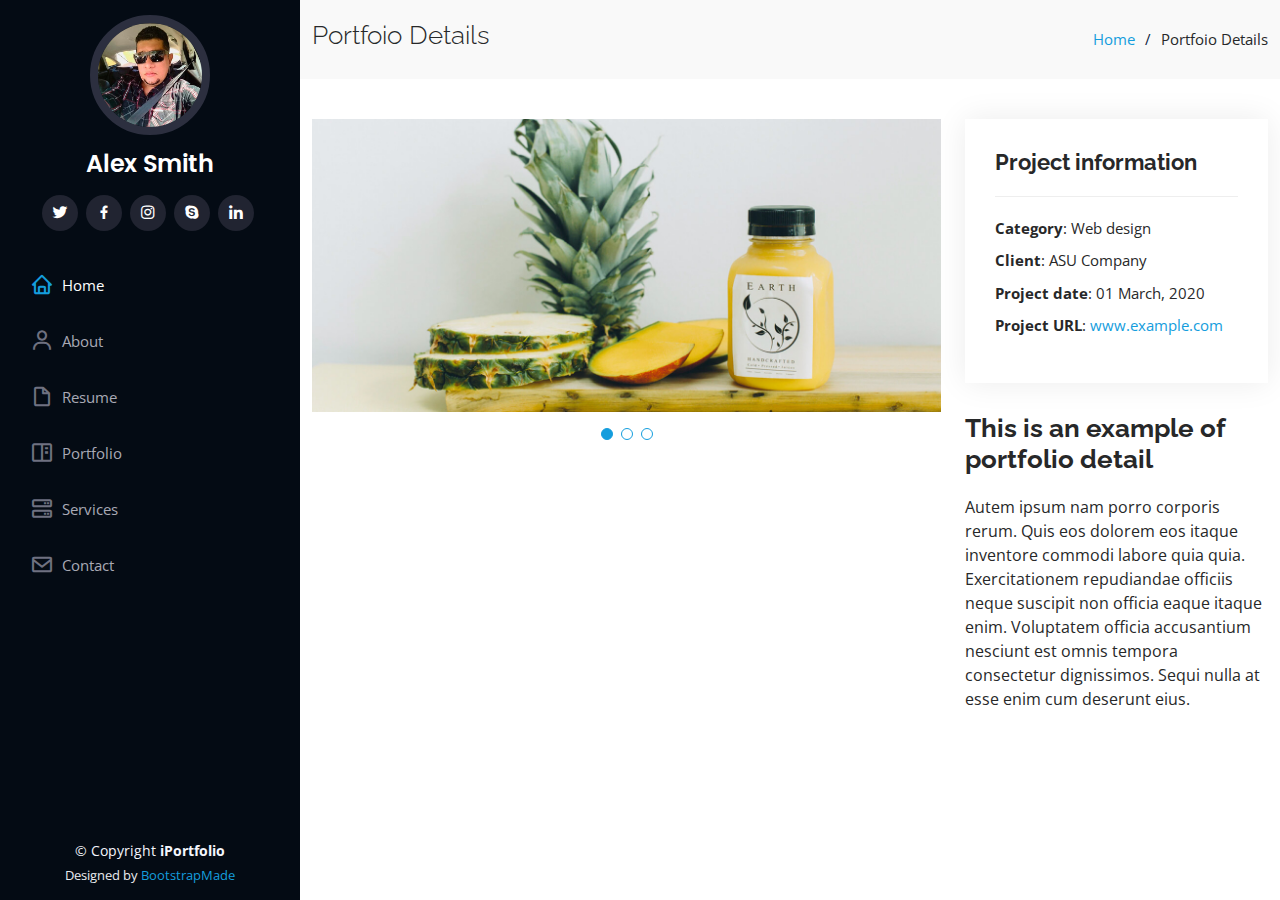
<file: portfolio-details.html>
<!DOCTYPE html>
<html lang="en">

<head>
  <meta charset="utf-8">
  <meta content="width=device-width, initial-scale=1.0" name="viewport">

  <title>Portfolio Details - iPortfolio Bootstrap Template</title>
  <meta content="" name="description">
  <meta content="" name="keywords">

  <!-- Favicons -->
  <link href="assets/img/favicon.png" rel="icon">
  <link href="assets/img/apple-touch-icon.png" rel="apple-touch-icon">

  <!-- Google Fonts -->
  <link href="https://fonts.googleapis.com/css?family=Open+Sans:300,300i,400,400i,600,600i,700,700i|Raleway:300,300i,400,400i,500,500i,600,600i,700,700i|Poppins:300,300i,400,400i,500,500i,600,600i,700,700i" rel="stylesheet">

  <!-- Vendor CSS Files -->
  <link href="assets/vendor/aos/aos.css" rel="stylesheet">
  <link href="assets/vendor/bootstrap/css/bootstrap.min.css" rel="stylesheet">
  <link href="assets/vendor/bootstrap-icons/bootstrap-icons.css" rel="stylesheet">
  <link href="assets/vendor/boxicons/css/boxicons.min.css" rel="stylesheet">
  <link href="assets/vendor/glightbox/css/glightbox.min.css" rel="stylesheet">
  <link href="assets/vendor/swiper/swiper-bundle.min.css" rel="stylesheet">

  <!-- Template Main CSS File -->
  <link href="assets/css/style.css" rel="stylesheet">

  <!-- =======================================================
  * Template Name: iPortfolio - v3.0.1
  * Template URL: https://bootstrapmade.com/iportfolio-bootstrap-portfolio-websites-template/
  * Author: BootstrapMade.com
  * License: https://bootstrapmade.com/license/
  ======================================================== -->
</head>

<body>

  <!-- ======= Mobile nav toggle button ======= -->
  <i class="bi bi-list mobile-nav-toggle d-xl-none"></i>

  <!-- ======= Header ======= -->
  <header id="header">
    <div class="d-flex flex-column">

      <div class="profile">
        <img src="assets/img/profile-img.jpg" alt="" class="img-fluid rounded-circle">
        <h1 class="text-light"><a href="index.html">Alex Smith</a></h1>
        <div class="social-links mt-3 text-center">
          <a href="#" class="twitter"><i class="bx bxl-twitter"></i></a>
          <a href="#" class="facebook"><i class="bx bxl-facebook"></i></a>
          <a href="#" class="instagram"><i class="bx bxl-instagram"></i></a>
          <a href="#" class="google-plus"><i class="bx bxl-skype"></i></a>
          <a href="#" class="linkedin"><i class="bx bxl-linkedin"></i></a>
        </div>
      </div>

      <nav id="navbar" class="nav-menu navbar">
        <ul>
          <li><a href="#hero" class="nav-link scrollto active"><i class="bx bx-home"></i> <span>Home</span></a></li>
          <li><a href="#about" class="nav-link scrollto"><i class="bx bx-user"></i> <span>About</span></a></li>
          <li><a href="#resume" class="nav-link scrollto"><i class="bx bx-file-blank"></i> <span>Resume</span></a></li>
          <li><a href="#portfolio" class="nav-link scrollto"><i class="bx bx-book-content"></i> <span>Portfolio</span></a></li>
          <li><a href="#services" class="nav-link scrollto"><i class="bx bx-server"></i> <span>Services</span></a></li>
          <li><a href="#contact" class="nav-link scrollto"><i class="bx bx-envelope"></i> <span>Contact</span></a></li>
        </ul>
      </nav><!-- .nav-menu -->
    </div>
  </header><!-- End Header -->

  <main id="main">

    <!-- ======= Breadcrumbs ======= -->
    <section id="breadcrumbs" class="breadcrumbs">
      <div class="container">

        <div class="d-flex justify-content-between align-items-center">
          <h2>Portfoio Details</h2>
          <ol>
            <li><a href="index.html">Home</a></li>
            <li>Portfoio Details</li>
          </ol>
        </div>

      </div>
    </section><!-- End Breadcrumbs -->

    <!-- ======= Portfolio Details Section ======= -->
    <section id="portfolio-details" class="portfolio-details">
      <div class="container">

        <div class="row gy-4">

          <div class="col-lg-8">
            <div class="portfolio-details-slider swiper-container">
              <div class="swiper-wrapper align-items-center">

                <div class="swiper-slide">
                  <img src="assets/img/portfolio/portfolio-details-1.jpg" alt="">
                </div>

                <div class="swiper-slide">
                  <img src="assets/img/portfolio/portfolio-details-2.jpg" alt="">
                </div>

                <div class="swiper-slide">
                  <img src="assets/img/portfolio/portfolio-details-3.jpg" alt="">
                </div>

              </div>
              <div class="swiper-pagination"></div>
            </div>
          </div>

          <div class="col-lg-4">
            <div class="portfolio-info">
              <h3>Project information</h3>
              <ul>
                <li><strong>Category</strong>: Web design</li>
                <li><strong>Client</strong>: ASU Company</li>
                <li><strong>Project date</strong>: 01 March, 2020</li>
                <li><strong>Project URL</strong>: <a href="#">www.example.com</a></li>
              </ul>
            </div>
            <div class="portfolio-description">
              <h2>This is an example of portfolio detail</h2>
              <p>
                Autem ipsum nam porro corporis rerum. Quis eos dolorem eos itaque inventore commodi labore quia quia. Exercitationem repudiandae officiis neque suscipit non officia eaque itaque enim. Voluptatem officia accusantium nesciunt est omnis tempora consectetur dignissimos. Sequi nulla at esse enim cum deserunt eius.
              </p>
            </div>
          </div>

        </div>

      </div>
    </section><!-- End Portfolio Details Section -->

  </main><!-- End #main -->

  <!-- ======= Footer ======= -->
  <footer id="footer">
    <div class="container">
      <div class="copyright">
        &copy; Copyright <strong><span>iPortfolio</span></strong>
      </div>
      <div class="credits">
        <!-- All the links in the footer should remain intact. -->
        <!-- You can delete the links only if you purchased the pro version. -->
        <!-- Licensing information: https://bootstrapmade.com/license/ -->
        <!-- Purchase the pro version with working PHP/AJAX contact form: https://bootstrapmade.com/iportfolio-bootstrap-portfolio-websites-template/ -->
        Designed by <a href="https://bootstrapmade.com/">BootstrapMade</a>
      </div>
    </div>
  </footer><!-- End  Footer -->

  <a href="#" class="back-to-top d-flex align-items-center justify-content-center"><i class="bi bi-arrow-up-short"></i></a>

  <!-- Vendor JS Files -->
  <script src="assets/vendor/aos/aos.js"></script>
  <script src="assets/vendor/bootstrap/js/bootstrap.bundle.min.js"></script>
  <script src="assets/vendor/glightbox/js/glightbox.min.js"></script>
  <script src="assets/vendor/isotope-layout/isotope.pkgd.min.js"></script>
  <script src="assets/vendor/php-email-form/validate.js"></script>
  <script src="assets/vendor/purecounter/purecounter.js"></script>
  <script src="assets/vendor/swiper/swiper-bundle.min.js"></script>
  <script src="assets/vendor/typed.js/typed.min.js"></script>
  <script src="assets/vendor/waypoints/noframework.waypoints.js"></script>

  <!-- Template Main JS File -->
  <script src="assets/js/main.js"></script>

</body>

</html>
</file>
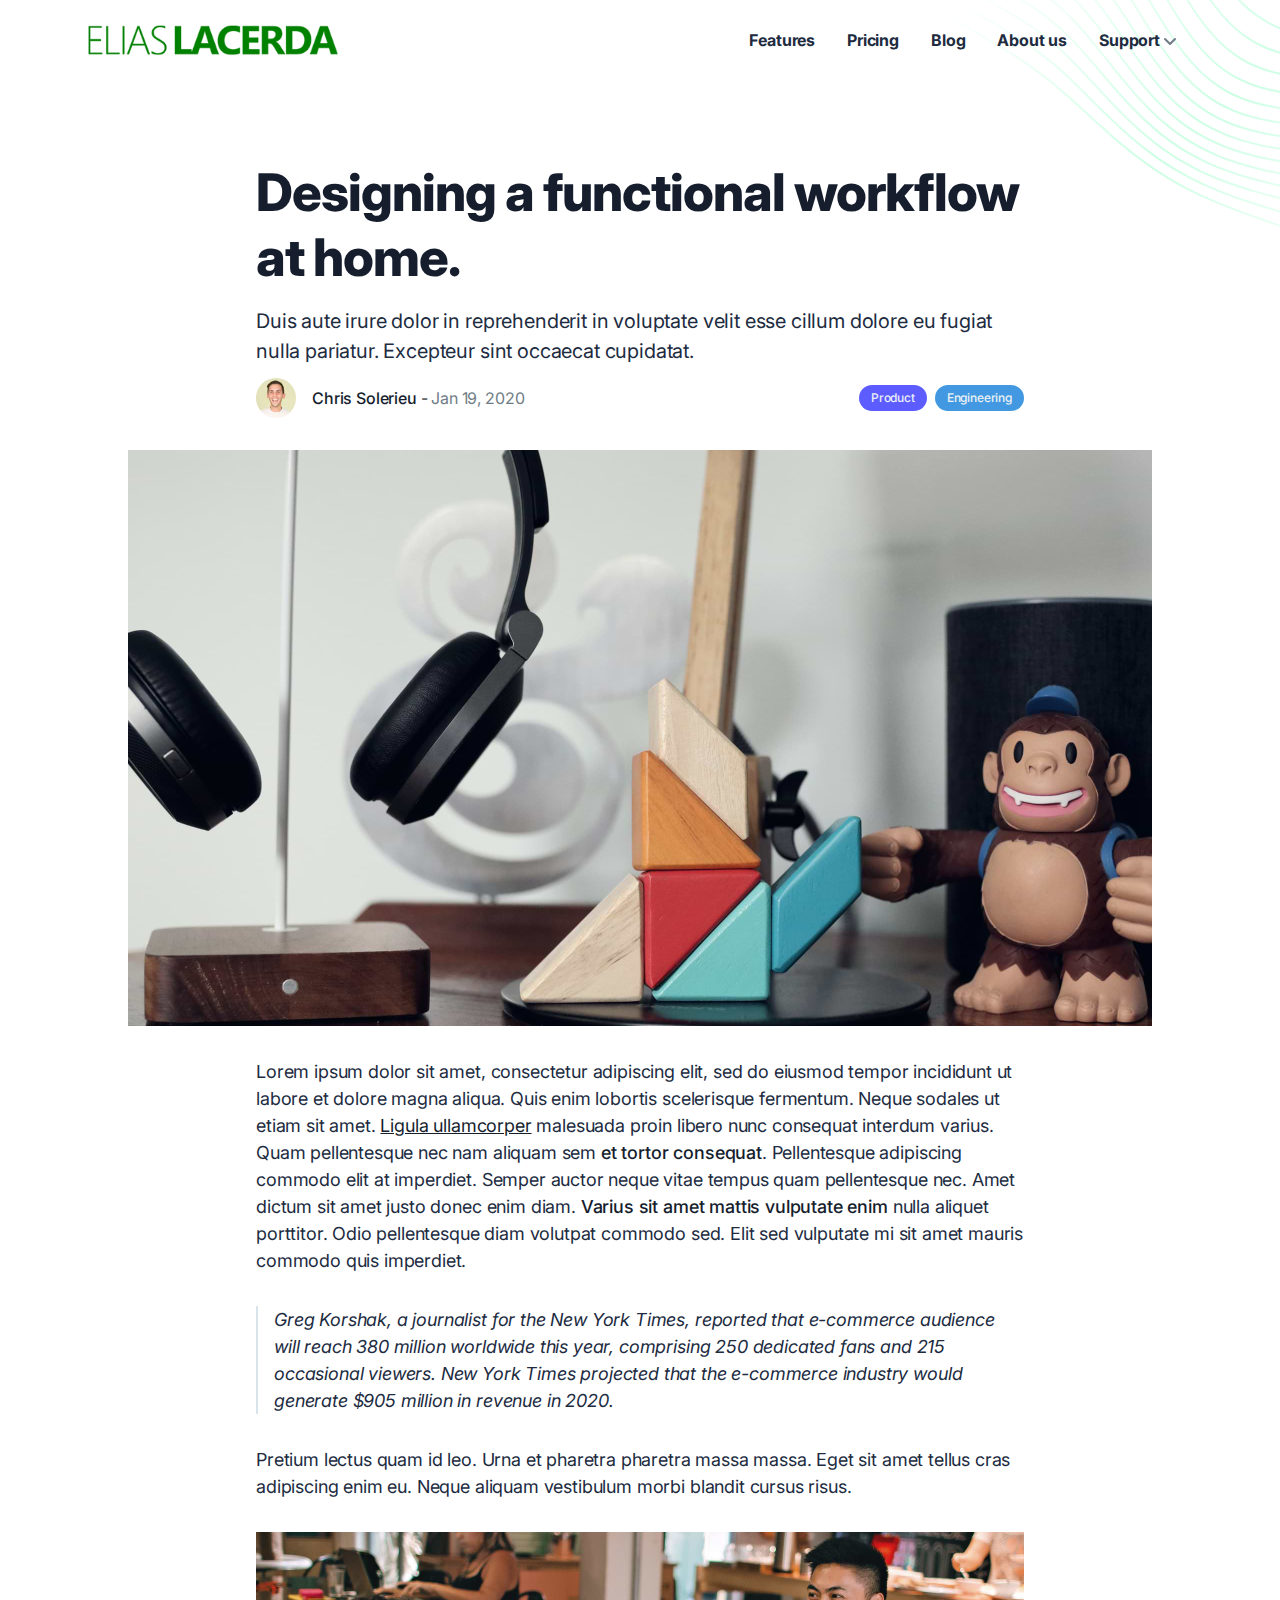
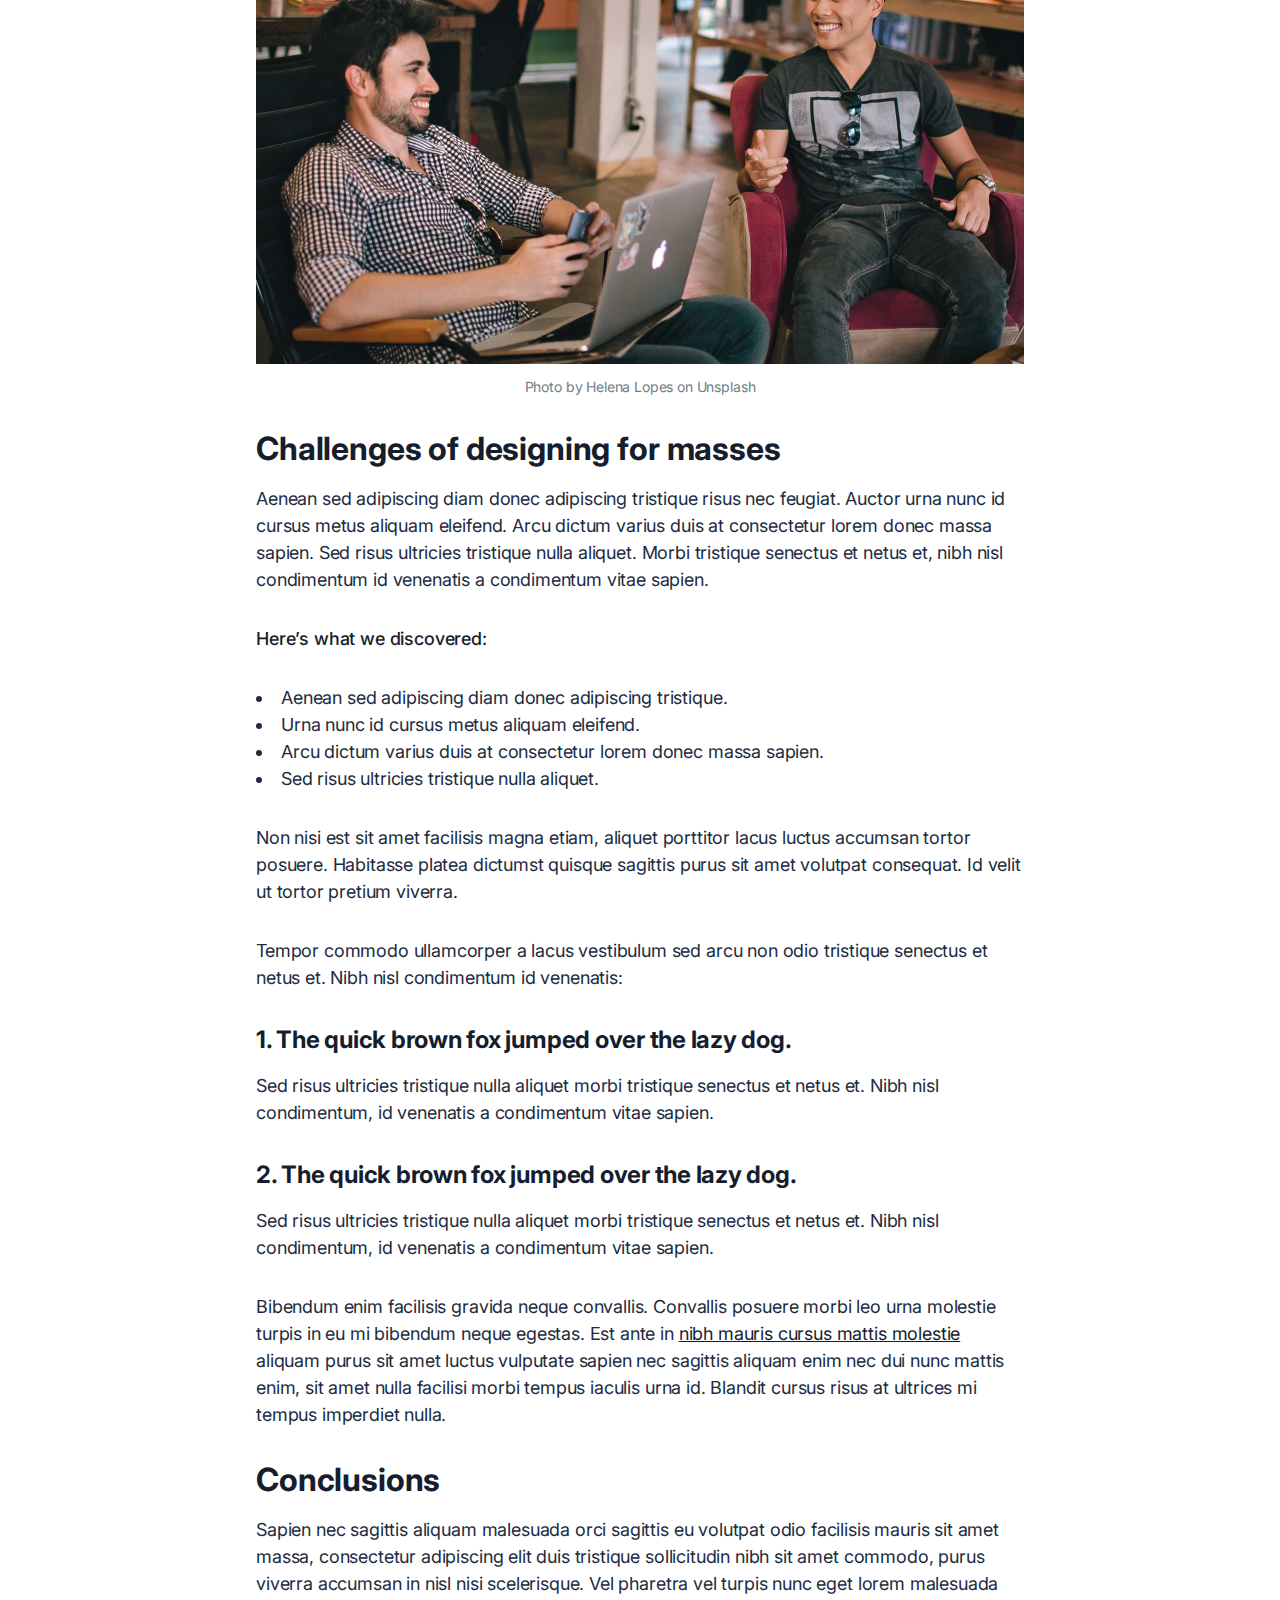
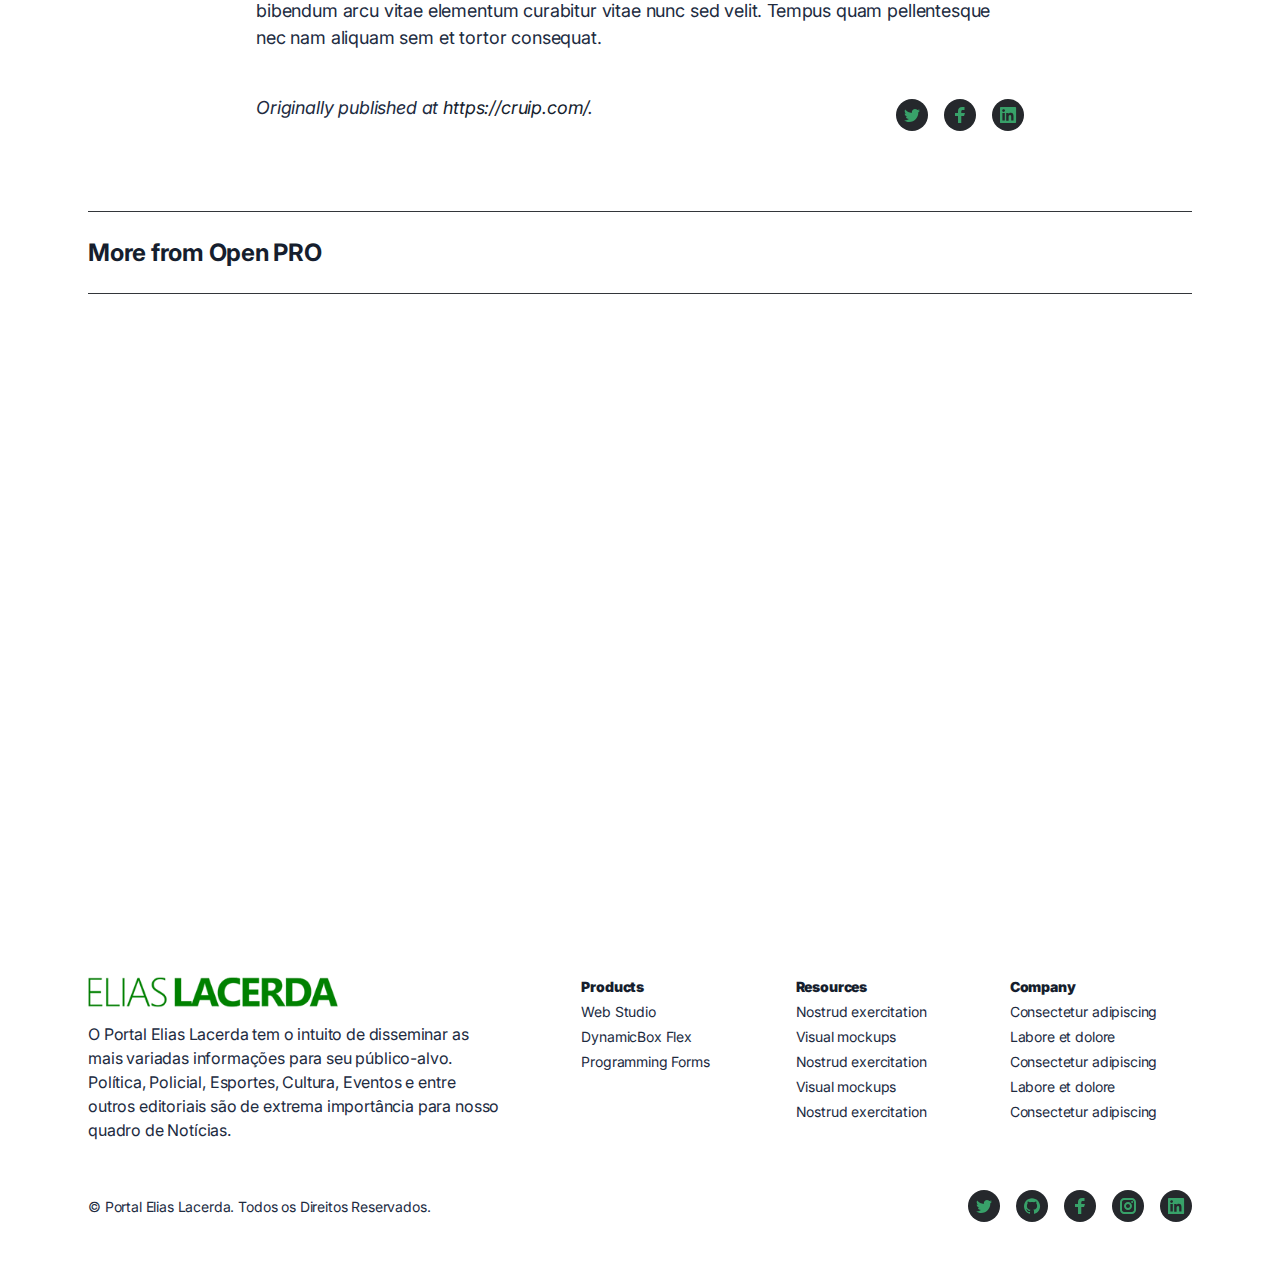
<file: postagem/page.html>
<!DOCTYPE html>
<html lang="pt-BR">
    <head>
        <meta charset="utf-8">
        <title>Blog Post - Open PRO Demo</title>
        <meta name="viewport" content="width=device-width,initial-scale=1">
        <link rel="shortcut icon" href="images/favicons/favicon.ico">
        <link rel="icon" type="image/png" sizes="16x16" href="images/favicons/favicon-16x16.png">
        <link rel="icon" type="image/png" sizes="32x32" href="images/favicons/favicon-32x32.png">
        <link rel="icon" type="image/png" sizes="48x48" href="images/favicons/favicon-48x48.png">
        <link rel="manifest" href="images/favicons/manifest.json">
        <meta name="mobile-web-app-capable" content="yes">
        <meta name="theme-color" content="#fff">
        <meta name="application-name" content="open-pro-html">
        <link rel="apple-touch-icon" sizes="57x57" href="images/favicons/apple-touch-icon-57x57.png">
        <link rel="apple-touch-icon" sizes="60x60" href="images/favicons/apple-touch-icon-60x60.png">
        <link rel="apple-touch-icon" sizes="72x72" href="images/favicons/apple-touch-icon-72x72.png">
        <link rel="apple-touch-icon" sizes="76x76" href="images/favicons/apple-touch-icon-76x76.png">
        <link rel="apple-touch-icon" sizes="114x114" href="images/favicons/apple-touch-icon-114x114.png">
        <link rel="apple-touch-icon" sizes="120x120" href="images/favicons/apple-touch-icon-120x120.png">
        <link rel="apple-touch-icon" sizes="144x144" href="images/favicons/apple-touch-icon-144x144.png">
        <link rel="apple-touch-icon" sizes="152x152" href="images/favicons/apple-touch-icon-152x152.png">
        <link rel="apple-touch-icon" sizes="167x167" href="images/favicons/apple-touch-icon-167x167.png">
        <link rel="apple-touch-icon" sizes="180x180" href="images/favicons/apple-touch-icon-180x180.png">
        <link rel="apple-touch-icon" sizes="1024x1024" href="images/favicons/apple-touch-icon-1024x1024.png">
        <meta name="apple-mobile-web-app-capable" content="yes">
        <meta name="apple-mobile-web-app-status-bar-style" content="black-translucent">
        <meta name="apple-mobile-web-app-title" content="open-pro-html">
        <link href="style.css" rel="stylesheet">
    </head>
    <body class="ri ce j ls cn">
        <div class="np ng ue uu">
            <header class="fu cv cg">
                <div class="oq i_ uj dt">
                    <div class="np nw nq rg">
                        <div class="rn sv">
                            <a class="nc" href="index.html" aria-label="Elias Lacerda">
                                <svg xmlns="http://www.w3.org/2000/svg" xmlns:xlink="http://www.w3.org/1999/xlink" preserveAspectRatio="xMidYMid" width="250" height="32" viewBox="0 0 331 40">
                                    <image xlink:href="[data-uri]" width="331" height="40"/>
                                </svg>
                            </a>
                        </div>
                        <nav class="hidden dp db">
                            <ul class="np rt n_ ny nw">
                                <li><a class="menutop wb uj ub np nw h_ pt hz" href="features.html">Features</a></li>
                                <li><a class="menutop wb uj ub np nw h_ pt hz" href="pricing.html">Pricing</a></li>
                                <li><a class="menutop wb uj ub np nw h_ pt hz" href="blog.html">Blog</a></li>
                                <li><a class="menutop wb uj ub np nw h_ pt hz" href="about.html">About us</a></li>
                                <li class="fa" x-data="{ open: false }" @mouseenter="open = true" @mouseleave="open = false">
                                    <a class="menutop wb uj ub np nw h_ pt hz" href="#0" aria-haspopup="true" :aria-expanded="open" @focus="open = true" @focusout="open = false" @click.prevent="">Support 
                                    <svg class="cr rc fj la nl ss rn" viewBox="0 0 12 12" xmlns="http://www.w3.org/2000/svg">
                                        <path d="M10.28 4.305L5.989 8.598 1.695 4.305A1 1 0 00.28 5.72l5 5a1 1 0 001.414 0l5-5a1 1 0 10-1.414-1.414z"></path>
                                    </svg>
                                    </a>
                                    <ul class="hn fu fy fc cc _ ub sg nt" x-show="open" x-transition:enter="h_ hq pn he" x-transition:enter-start="ur hm" x-transition:enter-end="us hp" x-transition:leave="h_ hq pn" x-transition:leave-start="us" x-transition:leave-end="ur" x-cloak="">
                                        <li><a class="ro r_ amenu ww np ub uj ir" href="contact.html" @focus="open = true" @focusout="open = false">Contact us</a></li>
                                        <li><a class="ro r_ amenu ww np ub uj ir" href="help.html" @focus="open = true" @focusout="open = false">Help center</a></li>
                                        <li><a class="ro r_ amenu ww np ub uj ir" href="404.html" @focus="open = true" @focusout="open = false">404</a></li>
                                    </ul>
                                </li>
                            </ul>
                        </nav>
                        <div class="dv" x-data="{ expanded: false }">
                            <button class="l" :class="{ 'active': expanded }" @click.stop="expanded = !expanded" aria-controls="mobile-nav" :aria-expanded="expanded">
                                <span class="y">Menu</span> 
                                <svg style="color: green" class="cs rp fj lo wb h_ pt hz" viewBox="0 0 24 24" xmlns="http://www.w3.org/2000/svg">
                                    <rect y="4" width="24" height="2" rx="1"></rect>
                                    <rect y="11" width="24" height="2" rx="1"></rect>
                                    <rect y="18" width="24" height="2" rx="1"></rect>
                                </svg>
                            </button>
                            <nav id="mobile-nav" class="fu fy cm fp cv uj dt uu hk pr hz" x-ref="mobileNav" :style="expanded ? 'max-height: ' + $refs.mobileNav.scrollHeight + 'px; opacity: 1' : 'max-height: 0; opacity: .8'" @click.away="expanded = false" @keydown.escape.window="expanded = false" x-cloak="">
                                <ul class="_ uj ub">
                                    <li><a class="np lo wb ub" href="features.html">Features</a></li>
                                    <li><a class="np lo wb ub" href="pricing.html">Pricing</a></li>
                                    <li><a class="np lo wb ub" href="blog.html">Blog</a></li>
                                    <li><a class="np lo wb ub" href="about.html">About us</a></li>
                                    <li class="ub iv nu na tj">
                                        <span class="np lo ub">Support</span>
                                        <ul class="al">
                                            <li><a class="r_ np ro lu wb ub" href="contact.html">Contact us</a></li>
                                            <li><a class="r_ np ro lu wb ub" href="help.html">Help center</a></li>
                                            <li><a class="r_ np ro lu wb ub" href="404.html">404</a></li>
                                        </ul>
                                    </li>
                                </ul>
                            </nav>
                        </div>
                    </div>
                </div>
            </header>
            <main class="rt">
                <div class="fa oq i_ rf fs" aria-hidden="true">
                    <svg class="fu fl fc he xn bx" width="722" height="320" fill="none" xmlns="http://www.w3.org/2000/svg">
                        <defs>
                            <linearGradient id="illustration-01" x1="-4.14" y1="43.12" x2="303.145" y2="391.913" gradientUnits="userSpaceOnUse">
                                <stop stop-color="#62ffac" stop-opacity=".01"></stop>
                                <stop offset=".538" stop-color="#62ffac" stop-opacity=".32"></stop>
                                <stop offset="1" stop-color="#62ffac" stop-opacity=".01"></stop>
                            </linearGradient>
                        </defs>
                        <path d="M292.512 0h-2.485c4.1 5.637 8.143 10.76 12.185 15.446 9.096 10.552 19.043 19.174 29.583 25.644l1.077.653c10.95 6.545 23.653 11.451 37.755 14.581 10.83 2.404 22.918 4.156 36.801 5.33 1.983.167 4.003.323 6.061.467l8.683.586 13.802.908c7.255.481 14.609.992 21.813 1.59 15.862 1.32 29.664 3.387 42.19 6.323 12.94 3.037 25.656 7.543 37.793 13.392 10.864 5.262 21.212 11.088 33.257 18.156l4.89 2.881 8.261 4.882 8.936 5.294c4.433 2.63 8.802 5.225 13.05 7.75l111.75 66.854-.302 17.311-119.133-71.27-8.026-4.755c-5.739-3.402-11.479-6.804-17.226-10.201l-8.627-5.093-2.22-1.304c-9.734-5.702-20.902-12.052-32.624-17.476-12.24-5.606-25.329-9.783-38.902-12.416-12.707-2.466-26.845-4.136-43.222-5.103-5.134-.304-10.349-.577-15.499-.837l-12.699-.634c-5.501-.278-11.071-.572-16.549-.903-16.278-.983-30.242-2.79-42.691-5.52-13.922-3.054-26.434-7.865-37.189-14.297l-.216-.13c-10.674-6.415-20.743-15.096-29.926-25.804-7.789-9.08-15.45-19.67-23.372-32.305h-2.375c8.231 13.22 16.162 24.228 24.215 33.613 9.087 10.589 19.033 19.232 29.585 25.71l1.05.638c10.95 6.546 23.663 11.436 37.786 14.533 12.543 2.753 26.61 4.574 43 5.565 6.569.396 13.266.739 19.819 1.066l9.412.47c5.157.26 10.38.533 15.519.837 16.294.964 30.346 2.622 42.959 5.07 13.438 2.609 26.375 6.737 38.446 12.27 11.344 5.25 22.063 11.267 34.668 18.686 11.234 6.623 22.437 13.273 33.62 19.911l.134.079L717.605 210.4l-.118 6.611-9.378 5.2-118.373-70.814-5.613-3.333c-6.164-3.66-12.333-7.322-18.511-10.98l-9.728-5.749c-10.269-6.053-22.289-12.98-34.985-18.587-12.052-5.285-25.318-9.17-39.43-11.549-12.67-2.137-26.94-3.58-43.621-4.412a2849 2849 0 00-9.384-.446l-12.33-.569c-7.68-.36-15.464-.752-23.091-1.24-16.073-1.029-29.986-2.919-42.533-5.775-13.463-3.07-25.643-7.76-36.221-13.946l-1.1-.652c-10.681-6.42-20.782-15.045-30.025-25.638-8.423-9.651-16.628-20.952-25.086-34.547-2.86-4.598-5.712-9.285-8.535-13.974h-2.353c3.03 5.04 6.097 10.089 9.174 15.034 8.522 13.69 16.789 25.075 25.276 34.805 9.117 10.456 19.078 19.029 29.623 25.503l1.107.67c10.957 6.551 23.633 11.496 37.678 14.698 12.632 2.88 26.648 4.784 42.85 5.822 7.628.488 15.41.88 23.084 1.24l8.893.411c4.29.197 8.577.395 12.857.607l2.743.143c15.419.84 28.74 2.232 40.645 4.241 13.952 2.352 27.06 6.192 38.957 11.41 11.732 5.179 22.905 11.511 32.637 17.221l2.138 1.258a8484.147 8484.147 0 0118.821 11.139l15.013 8.911 117.373 70.217-15.197 8.425-109.893-65.739a12699.359 12699.359 0 00-33.842-20.079l-2.513-1.48c-10.108-5.938-20.911-12.023-32.56-16.979-11.955-5.048-25.326-8.759-39.741-11.026-12.693-1.997-26.58-3.346-43.705-4.248l-14.663-.763c-9.945-.525-20.054-1.099-29.906-1.866-15.822-1.231-29.613-3.321-42.162-6.387-13.681-3.341-26.103-8.316-36.925-14.783l-.238-.142c-10.726-6.447-20.889-14.965-30.212-25.321-8.603-9.56-16.927-20.658-25.447-33.931-6.08-9.475-12.083-19.349-17.921-29.011h-2.336c1.509 2.496 3.032 5.009 4.56 7.525 2.933 4.83 5.897 9.678 8.894 14.474.465.745.933 1.48 1.401 2.217.278.438.556.875.833 1.315l1.922 3.046.968 1.52c8.573 13.361 16.963 24.544 25.646 34.19 9.188 10.206 19.186 18.655 29.736 25.131l1.174.712c10.991 6.569 23.6 11.619 37.474 15.009 12.661 3.092 26.556 5.198 42.483 6.437 9.865.768 19.977 1.343 29.925 1.868l14.695.766c17.014.891 30.836 2.234 43.498 4.225 14.254 2.242 27.468 5.907 39.272 10.892 12.491 5.314 24.059 11.973 34.838 18.339 11.306 6.68 22.581 13.381 33.836 20.076l108.895 65.144-15.191 8.432-135.199-80.881-3.428-1.983c-9.651-5.569-20.371-11.579-31.743-16.306-11.852-4.927-25.245-8.594-39.809-10.901l-1.755-.272c-11.757-1.794-24.735-3.133-40.57-4.187l-9.563-.627c-11.892-.788-24.004-1.646-35.753-2.81-15.522-1.538-29.148-3.901-41.66-7.223-13.481-3.58-25.829-8.692-36.702-15.191l-.258-.155c-10.768-6.471-21.01-14.855-30.446-24.92-8.819-9.41-17.308-20.236-25.953-33.101-6.81-10.136-13.402-20.596-19.809-30.87l-3.821-6.139A784.13 784.13 0 00213.574 0h-2.377a797.304 797.304 0 014.292 6.818l3.839 6.166c6.435 10.32 13.049 20.813 19.831 30.9 8.707 12.96 17.262 23.87 26.152 33.353 9.273 9.894 19.32 18.185 29.882 24.665l1.256.761c11.03 6.594 23.55 11.777 37.214 15.406 12.614 3.351 26.344 5.732 41.976 7.281 12.999 1.288 26.422 2.201 39.508 3.059l4.682.305 3.533.238c15.49 1.079 28.215 2.449 39.802 4.28 14.392 2.276 27.633 5.899 39.354 10.771 12.615 5.243 24.474 12.113 34.925 18.167l.004.002 134.169 80.265-15.194 8.418-126.705-75.799-3.424-1.993c-9.642-5.598-20.351-11.637-31.706-16.377-11.784-4.92-25.128-8.664-39.66-11.129l-1.632-.273c-11.217-1.848-23.778-3.36-39.208-4.72l-2.278-.198c-5.128-.438-10.212-.88-15.25-1.341l-2.682-.248c-2.236-.209-4.461-.424-6.679-.644a922.679 922.679 0 01-9.956-1.044 621.162 621.162 0 01-4.88-.56l-4.086-.492c-15.234-1.908-28.673-4.582-41.088-8.177-13.282-3.846-25.55-9.105-36.465-15.627-10.916-6.535-21.343-14.825-30.979-24.662-9.015-9.203-17.69-19.72-26.52-32.151a645.536 645.536 0 01-3.61-5.142c-5.904-8.495-11.711-17.27-17.283-25.798l-4.663-7.147c-4.16-6.357-8.022-12.084-11.691-17.333h-2.443c4.089 5.816 8.415 12.229 13.13 19.453l3.563 5.466c5.831 8.932 11.941 18.178 18.228 27.198 1.046 1.5 2.093 2.99 3.144 4.468 8.888 12.517 17.629 23.112 26.722 32.393 9.373 9.567 19.481 17.695 30.065 24.181l1.317.797c11.061 6.612 23.487 11.938 36.933 15.832 12.515 3.624 26.057 6.32 41.397 8.24l1.647.192a658.952 658.952 0 0011.469 1.303c1.956.208 3.919.409 5.89.604l3.27.32 4.723.446 1.443.133c3.766.343 7.545.681 11.352 1.012l6.086.526c16.116 1.42 29.094 3.007 40.683 4.973 14.384 2.439 27.58 6.14 39.227 11.002 12.623 5.268 24.453 12.169 34.883 18.253l.003.002 125.701 75.197-15.191 8.422-118.241-70.735-4.584-2.679c-9.331-5.431-19.619-11.216-30.431-15.858-11.836-5.081-24.695-8.904-39.315-11.688l-1.55-.292c-11.408-2.121-23.837-3.9-39.899-5.712l-5.712-.642c-11.977-1.355-25.348-2.954-38.236-4.945-14.942-2.308-28.187-5.309-40.496-9.175-13.07-4.103-25.259-9.506-36.226-16.063l-.274-.164-1.352-.84-.226-.139c-.759-.466-1.517-.932-2.272-1.416-7.736-4.973-15.239-10.75-22.381-17.235a45.03 45.03 0 00-.466-.418 45.818 45.818 0 01-.619-.558l-.245-.232a184.96 184.96 0 01-3.418-3.247c-9.21-8.984-18.082-19.176-27.125-31.162l-1.507-2.007c-7.269-9.72-14.35-19.8-22.529-31.663l-2.095-3.036C191.451 18.119 184.439 8.547 177.667 0h-2.557l.351.44c6.939 8.712 14.099 18.463 22.92 31.212l4.604 6.67c7.71 11.14 14.515 20.748 21.574 30.104 9.105 12.066 18.043 22.332 27.324 31.388a182.785 182.785 0 006.033 5.607c.197.175.393.352.589.53.294.266.588.532.886.791l.924.784c6.103 5.256 12.444 10.01 18.967 14.195a154.57 154.57 0 002.946 1.835l.107.065 1.171.728c11.104 6.637 23.436 12.104 36.656 16.252 12.403 3.897 25.745 6.921 40.788 9.244 11.799 1.824 23.991 3.318 35.153 4.597l9.965 1.126c16.237 1.849 28.714 3.668 40.21 5.857 14.466 2.752 27.19 6.533 38.9 11.561 12.537 5.383 24.361 12.314 34.787 18.427l117.21 70.118-15.191 8.421L512.24 204.3l-3.584-2.109c-10.661-6.26-20.553-11.929-31.029-17.158a246.546 246.546 0 00-39.045-12.038l-1.519-.33c-10.674-2.296-22.3-4.33-37.111-6.49l-8.817-1.268c-11.414-1.652-24.095-3.579-36.516-5.887-14.656-2.725-27.709-6.054-39.904-10.176-12.886-4.357-24.999-9.899-36.003-16.476l-.252-.152c-.387-.233-.773-.475-1.159-.716l-.612-.381-1.432-.881a77.05 77.05 0 01-.713-.449 185.943 185.943 0 01-17.595-12.766l-2.244-1.846a43.697 43.697 0 01-.657-.567c-.152-.133-.304-.266-.458-.398a196.7 196.7 0 01-6.393-5.701c-9.373-8.753-18.441-18.622-27.72-30.171-8.247-10.263-16.376-21.13-23.997-31.474l-1.625-2.207c-10.181-13.846-18.17-24.081-25.906-33.187A247.583 247.583 0 00157.567 0h-2.792c4.039 4.13 7.93 8.395 11.652 12.773l1.479 1.75c6.919 8.238 14.145 17.51 23.055 29.582l1.284 1.744c8.079 10.986 16.779 22.68 25.673 33.749 9.322 11.602 18.452 21.539 27.917 30.379 9.896 9.246 20.49 17.285 31.493 23.898l.36.215c11.126 6.65 23.368 12.253 36.39 16.654 12.285 4.153 25.427 7.505 40.177 10.246 12.72 2.362 25.519 4.317 40.669 6.488l1.523.217c17.103 2.446 29.966 4.684 41.708 7.257a244.644 244.644 0 0138.692 11.929c11.568 5.779 22.862 12.355 34.371 19.142l108.742 65.054-15.19 8.421-101.26-60.575-3.468-2.05a1552.578 1552.578 0 00-6.779-3.978l-2.69-1.566-1.575-.908-2.67-1.532c-5.735-3.273-11.4-6.398-17.219-9.413l-.066-.032c-12.547-5.416-25.459-9.837-38.379-13.139l-2.233-.563c-10.238-2.551-21.443-4.901-35.655-7.477l-9.452-1.694c-1.537-.277-3.051-.552-4.545-.825l-3.732-.687-2.514-.469-3.59-.676-1.796-.344-3.274-.636-1.95-.384-3.295-.658-1.788-.366-3.524-.728c-.949-.199-1.894-.405-2.84-.608l-.591-.126c-.539-.115-1.078-.229-1.615-.347-14.382-3.144-27.244-6.797-39.322-11.163a218.82 218.82 0 01-9.406-3.645c-9.169-3.803-17.92-8.182-26.125-13.066l-.279-.162c-9.917-5.981-19.604-12.98-28.777-20.894l-1.144-.994-.654-.57c-.389-.338-.778-.676-1.163-1.02-9.55-8.551-18.812-18.102-28.316-29.201-8.47-9.886-16.85-20.337-24.714-30.283l-3.029-3.833c-9.828-12.4-17.695-21.758-25.346-30.158-7.939-8.71-16.62-17.003-25.89-24.728h-3.138c9.865 8.07 19.126 16.835 27.547 26.073l1.013 1.116c7.109 7.86 14.507 16.678 23.615 28.146l5.354 6.767c7.38 9.31 15.181 18.996 23.065 28.2 9.568 11.168 18.891 20.782 28.501 29.389.324.29.652.575.98.86l.6.522.579.51c.552.486 1.104.973 1.662 1.45l.286.24c8.422 7.173 17.248 13.598 26.321 19.144l1.441.872.463.272c8.276 4.93 17.114 9.352 26.381 13.194a220.411 220.411 0 009.496 3.683c12.134 4.391 25.079 8.065 39.575 11.235l1.099.236 3.958.844 1.705.353c1.208.251 2.418.502 3.637.749l3.247.648 2.677.527 3.178.614 3.25.617 2.998.563 4.977.917 5.067.919 8.782 1.575c15.209 2.756 26.956 5.251 37.752 8.01 12.776 3.264 25.577 7.645 38.047 13.024l1.904 1 .789.414c.531.278 1.063.557 1.591.839l1.105.598c1.069.574 2.137 1.148 3.2 1.73l1.089.604.006.003c1.053.581 2.107 1.162 3.159 1.751l1.608.91c.877.493 1.753.986 2.628 1.485l3.042 1.748 2.079 1.202c4.012 2.329 8.022 4.698 12.057 7.091l100.266 59.981-15.19 8.422-92.779-55.501c-10.863-6.503-22.453-13.383-34.263-19.76-11.843-5.511-24.426-10.458-37.446-14.719-12.293-3.312-25.504-6.48-40.387-9.682l-4.924-1.062c-11.569-2.504-23.679-5.197-35.642-8.211-14.103-3.551-26.783-7.514-38.762-12.117-12.569-4.829-24.546-10.625-35.596-17.23-11.007-6.555-21.797-14.378-31.99-23.144-9.691-8.335-19.142-17.58-28.897-28.263-8.313-9.103-16.341-18.416-23.934-27.33l-5.251-6.169c-9.047-10.589-17.348-19.903-25.346-28.435-9.762-9.395-19.915-18.108-30.223-25.931-5.842-3.907-11.708-7.64-17.952-11.493h-3.842c7.293 4.462 13.996 8.696 20.624 13.13 10.231 7.766 20.324 16.427 29.962 25.706l1.775 1.9c7.715 8.294 15.754 17.361 24.482 27.613l5.88 6.91c7.932 9.29 15.017 17.432 22.341 25.455 9.833 10.764 19.341 20.065 29.07 28.432a240.266 240.266 0 0015.696 12.406c.753.545 1.51 1.077 2.268 1.61l.378.266 1.303.923c.887.614 1.779 1.213 2.671 1.811l.142.095 1.279.865.93.603.931.6.407.263c.673.437 1.347.873 2.024 1.299l.436.268c1.113.698 2.228 1.391 3.349 2.065l.453.271c11.169 6.669 23.249 12.517 35.904 17.38 12.032 4.626 24.787 8.613 38.991 12.187 12.789 3.22 26.028 6.14 37.738 8.667l2.894.624c14.849 3.194 28.027 6.353 40.236 9.643 12.907 4.223 25.405 9.136 37.149 14.602 11.083 5.989 21.888 12.372 32.07 18.466l93.812 56.122-15.191 8.421-84.3-50.429c-10.283-6.155-20.389-12.172-30.664-17.976l-3.474-1.95c-11.758-5.82-24.11-11.14-36.755-15.829-11.699-3.754-24.048-7.317-37.696-10.878l-8.257-2.141c-10.959-2.847-22.15-5.798-33.191-8.973-13.907-3.999-26.402-8.276-38.201-13.075-11.934-4.857-23.372-10.492-34.022-16.762l-1.878-1.116c-10.885-6.542-21.554-14.117-31.716-22.519-9.807-8.105-19.447-17.042-29.472-27.323l-1.878-1.931c-7.8-8.046-15.334-16.143-24.014-25.537l-2.106-2.28c-9.989-10.819-19.25-20.356-28.345-29.185-9.967-8.87-20.342-17.2-30.88-24.79-10.291-6.67-20.91-13.102-31.01-19.154L71.17 0h-3.91l12.012 7.186c10.623 6.356 21.932 13.164 33.066 20.378 10.437 7.52 20.76 15.807 30.647 24.604 9.031 8.771 18.267 18.282 28.237 29.077l4.565 4.94c7.373 7.969 15.399 16.577 23.471 24.848 10.079 10.334 19.771 19.32 29.627 27.469 10.238 8.463 20.983 16.092 31.947 22.682l.512.307c11.127 6.651 23.132 12.612 35.68 17.72 11.863 4.828 24.424 9.129 38.401 13.143 13.393 3.846 27.415 7.479 39.784 10.683l3.168.827c13.095 3.443 24.943 6.873 36.091 10.45 12.542 4.652 24.829 9.943 36.478 15.707 11.436 6.383 22.627 13.042 34.038 19.872l83.312 49.837-15.188 8.419-83.375-49.87c-8.949-5.339-17.01-10.109-25.31-14.885l-1.167-.669a445.552 445.552 0 00-36.095-16.888c-12.157-4.498-25.091-8.851-38.44-12.94l-12.683-3.877c-3.222-.987-6.465-1.985-9.711-2.992a1326.146 1326.146 0 01-16.497-5.223c-13.752-4.464-26.065-9.053-37.641-14.029-12.329-5.297-24.177-11.33-35.222-17.93-11.016-6.575-21.952-14.167-32.423-22.488l-.885-.709-.885-.715c-8.445-6.798-16.887-14.192-25.668-22.487l-1.74-1.647-.875-.833c-6.61-6.333-13.23-12.856-19.721-19.291l-9.127-9.06c-9.831-9.756-19.681-19.025-29.305-27.578a450.321 450.321 0 00-31.508-23.698l-1.346-.838c-9.307-5.829-18.72-11.514-28.315-17.26L37.99 0h-3.896l36.507 21.838c7.908 4.73 15.682 9.398 23.36 14.11l2.923 1.805 2.914 1.81c.417.26.836.52 1.254.778.894.554 1.789 1.109 2.679 1.668a448.243 448.243 0 0131.305 23.547c9.573 8.506 19.396 17.751 29.196 27.478l9.203 9.136c6.472 6.417 13.074 12.923 19.671 19.24l1.028.976 1.024.969c8.639 8.189 16.952 15.511 25.26 22.246l1.247 1.006.674.544c.32.258.639.517.959.771 10.037 7.981 20.471 15.299 31.122 21.728l1.526.914c11.118 6.645 23.049 12.719 35.457 18.052 11.634 5 24.004 9.611 37.814 14.094 2.744.89 5.505 1.773 8.274 2.649 1.479.467 2.962.927 4.443 1.389l1.234.387c.824.259 1.649.518 2.474.774 3.406 1.057 6.809 2.104 10.189 3.139l12.309 3.763c13.313 4.078 26.21 8.418 38.296 12.889a446.07 446.07 0 0135.864 16.78c9.992 5.735 19.775 11.549 30.386 17.895l78.389 46.892-15.194 8.425-77.43-46.317a3615.384 3615.384 0 00-23.849-14.143 535.697 535.697 0 00-35.491-17.853c-11.788-4.911-24.05-9.655-37.499-14.509l-13.016-4.542c-8.326-2.912-16.772-5.887-25.069-8.901-13.567-4.932-25.698-9.833-37.086-14.982-12.204-5.519-23.993-11.665-35.041-18.267a351.216 351.216 0 01-32.639-22.173c-9.931-7.588-19.948-15.916-30.627-25.458-8.047-7.191-16.135-14.595-24.017-21.83l-5.649-5.187c-10.488-9.436-20.367-17.939-30.228-26.016a533.817 533.817 0 00-32.08-22.7l-2.994-1.831C82.682 46.58 72.182 40.299 62.823 34.704L4.807 0H.912L72.92 43.08A2667.18 2667.18 0 0195.09 56.503a531.987 531.987 0 0131.911 22.578c9.808 8.036 19.665 16.519 30.123 25.928l2.765 2.54c8.788 8.069 17.874 16.411 26.914 24.489 10.716 9.576 20.773 17.935 30.744 25.556 9.896 7.563 20.119 14.569 30.425 20.849l2.402 1.451c11.113 6.641 22.97 12.822 35.243 18.372 11.435 5.17 23.613 10.091 37.228 15.04 8.306 3.017 16.758 5.995 25.089 8.908l13.009 4.54c13.408 4.839 25.642 9.572 37.368 14.457a533.965 533.965 0 0135.304 17.759l2.985 1.755a4160.789 4160.789 0 0122.852 13.576L535.843 320l17.217-9.546.008.005 19.242-10.667-.003-.002 17.213-9.543-.004-.002 17.241-9.558-.003-.002 17.212-9.543-.001-.001 15.193-8.424.015.009 19.243-10.669-.017-.011 15.2-8.423.012.007 19.242-10.679-.011-.007 15.214-8.434.015.009 11.395-6.319.158-8.949-.032-.019.302-17.325.02.012.384-21.951-.018-.01.304-17.347.017.011.383-21.951-.005-.003.302-17.333.004.002.382-21.95-.011-.007.344-19.635L602.072 0h-3.894L719.98 72.867l-.303 17.33-102.535-61.341-7.049-4.107-7.64-4.461c-4.239-2.476-8.479-4.953-12.725-7.424l-6.674-3.872-2.309-1.327A778.468 778.468 0 00567.066 0h-4.202c5.968 3.215 12.285 6.749 19.184 10.726a4181.24 4181.24 0 0113.15 7.649l7.533 4.4c4.465 2.608 8.928 5.216 13.385 7.806l103.532 61.937-.302 17.328-110.945-66.372-19.166-11.105a2476.893 2476.893 0 00-15.007-8.622c-12.604-7.122-24.165-13.031-35.347-18.067A373.292 373.292 0 00525.486 0h-5.465a376.339 376.339 0 0118.035 7.506c11.125 5.01 22.633 10.892 35.182 17.984A2660.44 2660.44 0 01590.989 35.7l12.877 7.464 3.517 2.034 111.918 66.953-.302 17.334-119.342-71.396-12.521-7.206c-7.176-4.127-14.49-8.302-21.782-12.332-12.421-6.827-24.185-12.421-35.962-17.105-1.516-.6-3.046-1.19-4.589-1.77-10.806-4.067-22.282-7.67-34.189-10.734-9.091-2.324-18.353-4.392-27.412-6.295-3.021-.635-6.02-1.253-8.982-1.854L450.3 0h-9.853c2.507.54 5.097 1.08 7.781 1.623l1.19.24c13.106 2.628 27.11 5.54 40.699 9.015a370.4 370.4 0 015.046 1.338c11.707 3.197 22.952 6.92 33.492 11.09 11.72 4.662 23.408 10.222 35.735 16.996 6.44 3.562 12.9 7.237 19.266 10.89l14.983 8.622 120.325 71.983-.302 17.335-93.969-56.217-10.422-6.176c-4.801-2.849-9.609-5.696-14.422-8.543-1.202-.711-2.402-1.423-3.602-2.135a2375.985 2375.985 0 00-5.41-3.203l-3.604-2.12c-9.694-5.69-20.038-11.642-30.765-17.346-12.322-6.525-24.316-11.757-36.67-15.989-12.4-4.23-25.9-7.693-40.126-10.298-13.015-2.383-26.346-4.282-39.321-6.094l-2.987-.417c-16.378-2.284-29.489-4.811-41.267-7.95C384.335 9.511 373.496 5.264 363.804 0h-4.102c10.613 6.161 22.673 11.065 35.873 14.583 11.859 3.16 25.047 5.7 41.505 7.996l5.978.835c12.006 1.685 24.268 3.47 36.248 5.662 14.127 2.587 27.533 6.027 39.839 10.223 12.25 4.2 24.15 9.388 36.378 15.866 12.032 6.395 23.592 13.114 34.293 19.42l9.022 5.336c4.807 2.844 9.613 5.69 14.41 8.537l9.203 5.462 96.153 57.517-.304 17.337-91.088-54.493-1.005-.6-10.289-6.156-.864-.513c-7.208-4.278-14.418-8.556-21.639-12.828l-11.341-6.697-3.644-2.139c-9.796-5.733-20.213-11.667-30.881-17.1-12.225-6.18-24.819-11.15-37.435-14.772-12.55-3.585-26.099-6.252-41.42-8.152-10.731-1.331-21.784-2.408-32.573-3.433l-10.945-1.038c-16.544-1.586-29.916-3.67-42.083-6.562-13.402-3.188-25.541-7.93-36.101-14.107l-1.089-.646C337.306 14.371 329.064 7.818 321.325 0h-2.798c7.986 8.28 16.517 15.224 25.435 20.699l1.109.672c10.943 6.546 23.582 11.549 37.567 14.87 12.256 2.912 25.714 5.011 42.354 6.606l14.532 1.381c9.629.922 19.412 1.904 28.931 3.085 15.215 1.886 28.665 4.534 41.116 8.09 12.489 3.584 24.966 8.509 37.081 14.633 10.619 5.409 21.008 11.325 30.779 17.044l3.696 2.17c10.23 6.033 20.434 12.084 30.622 18.128l106.529 63.712-.304 17.339-110.852-66.315c-4.859-2.885-9.723-5.77-14.591-8.654l-19.185-11.345-2.584-1.516c-11.514-6.739-21.542-12.354-32.112-17.48-12.288-5.92-25.144-10.475-38.208-13.537-12.624-2.959-26.519-5.042-42.481-6.368-7.233-.602-14.611-1.115-21.889-1.597l-13.793-.907-8.66-.584a425.314 425.314 0 01-6.015-.464c-13.793-1.166-25.794-2.905-36.536-5.29-13.526-3.002-25.737-7.657-36.307-13.84l-1.039-.616c-10.685-6.422-20.774-15.094-29.988-25.776-3.723-4.317-7.449-9.01-11.222-14.14z" fill="url(#illustration-01)"></path>
                    </svg>
                </div>
                <section class="fa">
                    <div class="oq i_ uj dt">
                        <div class="fe aw vx vw">
                            <div class="o_ i_">
                                <article>
                                    <header class="sj">
                                        <div class="lt vk">
                                            <h1 class="h1 sm" data-aos="fade-up">Designing a functional workflow at home.</h1>
                                            <p class="rz lu" data-aos="fade-up" data-aos-delay="200">Duis aute irure dolor in reprehenderit in voluptate velit esse cillum dolore eu fugiat nulla pariatur. Excepteur sint occaecat cupidatat.</p>
                                        </div>
                                        <div class="dp dm dy sl">
                                            <div class="np nw nj" data-aos="fade-up" data-aos-delay="400">
                                                <a href="#0"><img class="nr rn sv" src="images/news-author-04.jpg" width="40" height="40" alt="Author 04"></a>
                                                <div><a class="ro ls wy h_ pt hz" href="#0">Chris Solerieu</a> <span class="ll">- </span><span class="la">Jan 19, 2020</span></div>
                                            </div>
                                            <div class="np nj sd dz" data-aos="fade-up" data-aos-delay="600">
                                                <ul class="np ny rk ro ic">
                                                    <li class="ia"><a class="nd lt li uy uk nr yi yl h_ pt hz" href="#0">Product</a></li>
                                                    <li class="ia"><a class="nd lt li uy uk nr tt ta h_ pt hz" href="#0">Engineering</a></li>
                                                </ul>
                                            </div>
                                        </div>
                                    </header>
                                    <figure class="sj k_ kk" data-aos="fade-up" data-aos-delay="600"><img class="cv" src="images/news-single.jpg" width="1024" height="576" alt="News single"></figure>
                                    <div class="rq lu">
                                        <p class="sj">Lorem ipsum dolor sit amet, consectetur adipiscing elit, sed do eiusmod tempor incididunt ut labore et dolore magna aliqua. Quis enim lobortis scelerisque fermentum. Neque sodales ut etiam sit amet. <a class="ls lz w_" href="#0">Ligula ullamcorper</a> malesuada proin libero nunc consequat interdum varius. Quam pellentesque nec nam aliquam sem <strong class="ro ls">et tortor consequat</strong>. Pellentesque adipiscing commodo elit at imperdiet. Semper auctor neque vitae tempus quam pellentesque nec. Amet dictum sit amet justo donec enim diam. <strong class="ro ls">Varius sit amet mattis vulputate enim</strong> nulla aliquet porttitor. Odio pellentesque diam volutpat commodo sed. Elit sed vulputate mi sit amet mauris commodo quis imperdiet.</p>
                                        <blockquote class="l_ al yq tk sj">Greg Korshak, a journalist for the New York Times, reported that e-commerce audience will reach 380 million worldwide this year, comprising 250 dedicated fans and 215 occasional viewers. New York Times projected that the e-commerce industry would generate $905 million in revenue in 2020.</blockquote>
                                        <p class="sj">Pretium lectus quam id leo. Urna et pharetra pharetra massa massa. Eget sit amet tellus cras adipiscing enim eu. Neque aliquam vestibulum morbi blandit cursus risus.</p>
                                        <figure class="sj">
                                            <img class="cv" src="images/news-inner-image.jpg" width="768" height="432" alt="News inner">
                                            <figcaption class="r_ lt la sl">Photo by Helena Lopes on Unsplash</figcaption>
                                        </figure>
                                        <h3 class="h3 sm ls">Challenges of designing for masses</h3>
                                        <p class="sj">Aenean sed adipiscing diam donec adipiscing tristique risus nec feugiat. Auctor urna nunc id cursus metus aliquam eleifend. Arcu dictum varius duis at consectetur lorem donec massa sapien. Sed risus ultricies tristique nulla aliquet. Morbi tristique senectus et netus et, nibh nisl condimentum id venenatis a condimentum vitae sapien.</p>
                                        <h4 class="ro ls sj">Here’s what we discovered:</h4>
                                        <ul class="iu io sj">
                                            <li>Aenean sed adipiscing diam donec adipiscing tristique.</li>
                                            <li>Urna nunc id cursus metus aliquam eleifend.</li>
                                            <li>Arcu dictum varius duis at consectetur lorem donec massa sapien.</li>
                                            <li>Sed risus ultricies tristique nulla aliquet.</li>
                                        </ul>
                                        <p class="sj">Non nisi est sit amet facilisis magna etiam, aliquet porttitor lacus luctus accumsan tortor posuere. Habitasse platea dictumst quisque sagittis purus sit amet volutpat consequat. Id velit ut tortor pretium viverra.</p>
                                        <p class="sj">Tempor commodo ullamcorper a lacus vestibulum sed arcu non odio tristique senectus et netus et. Nibh nisl condimentum id venenatis:</p>
                                        <h4 class="h4 ls sm">1. The quick brown fox jumped over the lazy dog.</h4>
                                        <p class="sj">Sed risus ultricies tristique nulla aliquet morbi tristique senectus et netus et. Nibh nisl condimentum, id venenatis a condimentum vitae sapien.</p>
                                        <h4 class="h4 ls sm">2. The quick brown fox jumped over the lazy dog.</h4>
                                        <p class="sj">Sed risus ultricies tristique nulla aliquet morbi tristique senectus et netus et. Nibh nisl condimentum, id venenatis a condimentum vitae sapien.</p>
                                        <p class="sj">Bibendum enim facilisis gravida neque convallis. Convallis posuere morbi leo urna molestie turpis in eu mi bibendum neque egestas. Est ante in <a class="ls lz w_" href="#0">nibh mauris cursus mattis molestie</a> aliquam purus sit amet luctus vulputate sapien nec sagittis aliquam enim nec dui nunc mattis enim, sit amet nulla facilisi morbi tempus iaculis urna id. Blandit cursus risus at ultrices mi tempus imperdiet nulla.</p>
                                        <h3 class="h3 sm ls">Conclusions</h3>
                                        <p class="sj">Sapien nec sagittis aliquam malesuada orci sagittis eu volutpat odio facilisis mauris sit amet massa, consectetur adipiscing elit duis tristique sollicitudin nibh sit amet commodo, purus viverra accumsan in nisl nisi scelerisque. Vel pharetra vel turpis nunc eget lorem malesuada bibendum arcu vitae elementum curabitur vitae nunc sed velit. Tempus quam pellentesque nec nam aliquam sem et tortor consequat.</p>
                                    </div>
                                    <footer>
                                        <div class="dp dm dy lt vk">
                                            <div class="rq lu l_">Originally published at <a class="ls" href="https://cruip.com/">https://cruip.com/</a>.</div>
                                            <ul class="nd sd vt ve">
                                                <li>
                                                    <a class="np nj nw text-purple-600 _ wy yf nr h_ pt hz" href="#0">
                                                        <svg class="co rd fj" viewBox="0 0 32 32" xmlns="http://www.w3.org/2000/svg">
                                                            <path d="M24 11.5c-.6.3-1.2.4-1.9.5.7-.4 1.2-1 1.4-1.8-.6.4-1.3.6-2.1.8-.6-.6-1.5-1-2.4-1-1.7 0-3.2 1.5-3.2 3.3 0 .3 0 .5.1.7-2.7-.1-5.2-1.4-6.8-3.4-.3.5-.4 1-.4 1.7 0 1.1.6 2.1 1.5 2.7-.5 0-1-.2-1.5-.4 0 1.6 1.1 2.9 2.6 3.2-.3.1-.6.1-.9.1-.2 0-.4 0-.6-.1.4 1.3 1.6 2.3 3.1 2.3-1.1.9-2.5 1.4-4.1 1.4H8c1.5.9 3.2 1.5 5 1.5 6 0 9.3-5 9.3-9.3v-.4c.7-.5 1.3-1.1 1.7-1.8z"></path>
                                                        </svg>
                                                    </a>
                                                </li>
                                                <li class="sg">
                                                    <a class="np nj nw text-purple-600 _ wy yf nr h_ pt hz" href="#0">
                                                        <svg class="co rd fj" viewBox="0 0 32 32" xmlns="http://www.w3.org/2000/svg">
                                                            <path d="M14.023 24L14 17h-3v-3h3v-2c0-2.7 1.672-4 4.08-4 1.153 0 2.144.086 2.433.124v2.821h-1.67c-1.31 0-1.563.623-1.563 1.536V14H21l-1 3h-2.72v7h-3.257z"></path>
                                                        </svg>
                                                    </a>
                                                </li>
                                                <li class="sg">
                                                    <a class="np nj nw text-purple-600 _ wy yf nr h_ pt hz" href="#0">
                                                        <svg class="co rd fj" viewBox="0 0 32 32" xmlns="http://www.w3.org/2000/svg">
                                                            <path d="M23.3 8H8.7c-.4 0-.7.3-.7.7v14.7c0 .3.3.6.7.6h14.7c.4 0 .7-.3.7-.7V8.7c-.1-.4-.4-.7-.8-.7zM12.7 21.6h-2.3V14h2.4v7.6h-.1zM11.6 13c-.8 0-1.4-.7-1.4-1.4 0-.8.6-1.4 1.4-1.4.8 0 1.4.6 1.4 1.4-.1.7-.7 1.4-1.4 1.4zm10 8.6h-2.4v-3.7c0-.9 0-2-1.2-2s-1.4 1-1.4 2v3.8h-2.4V14h2.3v1c.3-.6 1.1-1.2 2.2-1.2 2.4 0 2.8 1.6 2.8 3.6v4.2h.1z"></path>
                                                        </svg>
                                                    </a>
                                                </li>
                                            </ul>
                                        </div>
                                    </footer>
                                </article>
                            </div>
                            <aside class="ot">
                                <div class="ox i_ vu">
                                    <h4 class="h4 ae bd nu na tj">More from Open PRO</h4>
                                    <div class="nv ck ms mn mr nb">
                                        <article class="np ng rw" data-aos="fade-up">
                                            <header>
                                                <a class="nc sw" href="blog-post.html">
                                                    <figure class="fa rf fn uu nt"><img class="fu ff cv rw un he xt h_ pi hq" src="images/news-04.jpg" width="352" height="198" alt="News 04"></figure>
                                                </a>
                                                <div class="sh">
                                                    <ul class="np ny rk ro ic">
                                                        <li class="ia"><a class="nd lt li uy uk nr yi yl h_ pt hz" href="#0">Product</a></li>
                                                        <li class="ia"><a class="nd lt li uy uk nr yt yu h_ pt hz" href="#0">Culture</a></li>
                                                    </ul>
                                                </div>
                                                <h3 class="h4 sa"><a class="wy h_ pt hz" href="blog-post.html">The quick brown fox jumped over the lazy dog.</a></h3>
                                            </header>
                                            <p class="rq lu rt">Lorem ipsum dolor sit amet, consectetur adipiscing elit, sed do eiusmod tempor incididunt ut labore et dolore magna aliqua.</p>
                                            <footer class="np nw sd">
                                                <a href="#0"><img class="nr rn sv" src="images/news-author-05.jpg" width="40" height="40" alt="Author 05"></a>
                                                <div class="ro"><a class="ls wy h_ pt hz" href="#0">Alexandra Smith</a> <span class="ll">- </span><span class="la">Jan 7, 2020</span></div>
                                            </footer>
                                        </article>
                                        <article class="np ng rw" data-aos="fade-up" data-aos-delay="200">
                                            <header>
                                                <a class="nc sw" href="blog-post.html">
                                                    <figure class="fa rf fn uu nt"><img class="fu ff cv rw un he xt h_ pi hq" src="images/news-05.jpg" width="352" height="198" alt="News 05"></figure>
                                                </a>
                                                <div class="sh">
                                                    <ul class="np ny rk ro ic">
                                                        <li class="ia"><a class="nd lt li uy uk nr tt ta h_ pt hz" href="#0">Engineering</a></li>
                                                    </ul>
                                                </div>
                                                <h3 class="h4 sa"><a class="wy h_ pt hz" href="blog-post.html">The quick brown fox jumped over the lazy dog.</a></h3>
                                            </header>
                                            <p class="rq lu rt">Lorem ipsum dolor sit amet, consectetur adipiscing elit, sed do eiusmod tempor incididunt ut labore et dolore magna aliqua.</p>
                                            <footer class="np nw sd">
                                                <a href="#0"><img class="nr rn sv" src="images/news-author-03.jpg" width="40" height="40" alt="Author 03"></a>
                                                <div class="ro"><a class="ls wy h_ pt hz" href="#0">Lisa Crockett</a> <span class="ll">- </span><span class="la">Jan 4, 2020</span></div>
                                            </footer>
                                        </article>
                                        <article class="np ng rw" data-aos="fade-up" data-aos-delay="400">
                                            <header>
                                                <a class="nc sw" href="blog-post.html">
                                                    <figure class="fa rf fn uu nt"><img class="fu ff cv rw un he xt h_ pi hq" src="images/news-06.jpg" width="352" height="198" alt="News 06"></figure>
                                                </a>
                                                <div class="sh">
                                                    <ul class="np ny rk ro ic">
                                                        <li class="ia"><a class="nd lt li uy uk nr yo yc h_ pt hz" href="#0">Desing</a></li>
                                                        <li class="ia"><a class="nd lt li uy uk nr yn ya h_ pt hz" href="#0">Tutorials and articles</a></li>
                                                    </ul>
                                                </div>
                                                <h3 class="h4 sa"><a class="wy h_ pt hz" href="blog-post.html">The quick brown fox jumped over the lazy dog.</a></h3>
                                            </header>
                                            <p class="rq lu rt">Lorem ipsum dolor sit amet, consectetur adipiscing elit, sed do eiusmod tempor incididunt ut labore et dolore magna aliqua.</p>
                                            <footer class="np nw sd">
                                                <a href="#0"><img class="nr rn sv" src="images/news-author-06.jpg" width="40" height="40" alt="Author 06"></a>
                                                <div class="ro"><a class="ls wy h_ pt hz" href="#0">Anton Sebastian</a> <span class="ll">- </span><span class="la">Jan 2, 2020</span></div>
                                            </footer>
                                        </article>
                                    </div>
                                </div>
                            </aside>
                        </div>
                    </div>
                </section>
            </main>
            <footer>
                <div class="as vp">
                    <div class="oq i_ uj dt">
                        <div class="nv mu cx _u sj xb">
                            <div class="kl _f">
                                <div class="sa">
                                    <a class="nh" href="index.html" aria-label="Cruip">
                                        <svg xmlns="http://www.w3.org/2000/svg" xmlns:xlink="http://www.w3.org/1999/xlink" preserveAspectRatio="xMidYMid" width="250" height="32" viewBox="0 0 331 40">
                                            <image xlink:href="[data-uri]" width="331" height="40"/>
                                        </svg>
                                    </a>
                                </div>
                                <div class="lu">O Portal Elias Lacerda tem o intuito de disseminar as mais variadas informações para seu público-alvo. Política, Policial, Esportes, Cultura, Eventos e entre outros editoriais são de extrema importância para nosso quadro de Notícias.</div>
                            </div>
                            <div class="kc _l nv xc cx">
                                <div class="r_">
                                    <h4 class="ls mb si">Products</h4>
                                    <ul>
                                        <li class="si"><a class="lu wy h_ pt hz" href="#0">Web Studio</a></li>
                                        <li class="si"><a class="lu wy h_ pt hz" href="#0">DynamicBox Flex</a></li>
                                        <li class="si"><a class="lu wy h_ pt hz" href="#0">Programming Forms</a></li>
                                    </ul>
                                </div>
                                <div class="r_">
                                    <h6 class="ls mb si">Resources</h6>
                                    <ul>
                                        <li class="si"><a class="lu wy h_ pt hz" href="#0">Nostrud exercitation</a></li>
                                        <li class="si"><a class="lu wy h_ pt hz" href="#0">Visual mockups</a></li>
                                        <li class="si"><a class="lu wy h_ pt hz" href="#0">Nostrud exercitation</a></li>
                                        <li class="si"><a class="lu wy h_ pt hz" href="#0">Visual mockups</a></li>
                                        <li class="si"><a class="lu wy h_ pt hz" href="#0">Nostrud exercitation</a></li>
                                    </ul>
                                </div>
                                <div class="r_">
                                    <h6 class="ls mb si">Company</h6>
                                    <ul>
                                        <li class="si"><a class="lu wy h_ pt hz" href="#0">Consectetur adipiscing</a></li>
                                        <li class="si"><a class="lu wy h_ pt hz" href="#0">Labore et dolore</a></li>
                                        <li class="si"><a class="lu wy h_ pt hz" href="#0">Consectetur adipiscing</a></li>
                                        <li class="si"><a class="lu wy h_ pt hz" href="#0">Labore et dolore</a></li>
                                        <li class="si"><a class="lu wy h_ pt hz" href="#0">Consectetur adipiscing</a></li>
                                    </ul>
                                </div>
                            </div>
                        </div>
                        <div class="dp dm dy">
                            <ul class="np sm dx vt ve">
                                <li>
                                    <a class="np nj nw text-purple-600 _ wy yf nr h_ pt hz" href="#0" aria-label="Twitter">
                                        <svg class="co rd fj" viewBox="0 0 32 32" xmlns="http://www.w3.org/2000/svg">
                                            <path d="M24 11.5c-.6.3-1.2.4-1.9.5.7-.4 1.2-1 1.4-1.8-.6.4-1.3.6-2.1.8-.6-.6-1.5-1-2.4-1-1.7 0-3.2 1.5-3.2 3.3 0 .3 0 .5.1.7-2.7-.1-5.2-1.4-6.8-3.4-.3.5-.4 1-.4 1.7 0 1.1.6 2.1 1.5 2.7-.5 0-1-.2-1.5-.4 0 1.6 1.1 2.9 2.6 3.2-.3.1-.6.1-.9.1-.2 0-.4 0-.6-.1.4 1.3 1.6 2.3 3.1 2.3-1.1.9-2.5 1.4-4.1 1.4H8c1.5.9 3.2 1.5 5 1.5 6 0 9.3-5 9.3-9.3v-.4c.7-.5 1.3-1.1 1.7-1.8z"></path>
                                        </svg>
                                    </a>
                                </li>
                                <li class="sg">
                                    <a class="np nj nw text-purple-600 _ wy yf nr h_ pt hz" href="#0" aria-label="Github">
                                        <svg class="co rd fj" viewBox="0 0 32 32" xmlns="http://www.w3.org/2000/svg">
                                            <path d="M16 8.2c-4.4 0-8 3.6-8 8 0 3.5 2.3 6.5 5.5 7.6.4.1.5-.2.5-.4V22c-2.2.5-2.7-1-2.7-1-.4-.9-.9-1.2-.9-1.2-.7-.5.1-.5.1-.5.8.1 1.2.8 1.2.8.7 1.3 1.9.9 2.3.7.1-.5.3-.9.5-1.1-1.8-.2-3.6-.9-3.6-4 0-.9.3-1.6.8-2.1-.1-.2-.4-1 .1-2.1 0 0 .7-.2 2.2.8.6-.2 1.3-.3 2-.3s1.4.1 2 .3c1.5-1 2.2-.8 2.2-.8.4 1.1.2 1.9.1 2.1.5.6.8 1.3.8 2.1 0 3.1-1.9 3.7-3.7 3.9.3.4.6.9.6 1.6v2.2c0 .2.1.5.6.4 3.2-1.1 5.5-4.1 5.5-7.6-.1-4.4-3.7-8-8.1-8z"></path>
                                        </svg>
                                    </a>
                                </li>
                                <li class="sg">
                                    <a class="np nj nw text-purple-600 _ wy yf nr h_ pt hz" href="#0" aria-label="Facebook">
                                        <svg class="co rd fj" viewBox="0 0 32 32" xmlns="http://www.w3.org/2000/svg">
                                            <path d="M14.023 24L14 17h-3v-3h3v-2c0-2.7 1.672-4 4.08-4 1.153 0 2.144.086 2.433.124v2.821h-1.67c-1.31 0-1.563.623-1.563 1.536V14H21l-1 3h-2.72v7h-3.257z"></path>
                                        </svg>
                                    </a>
                                </li>
                                <li class="sg">
                                    <a class="np nj nw text-purple-600 _ wy yf nr h_ pt hz" href="#0" aria-label="Instagram">
                                        <svg class="co rd fj" viewBox="0 0 32 32" xmlns="http://www.w3.org/2000/svg">
                                            <circle cx="20.145" cy="11.892" r="1"></circle>
                                            <path d="M16 20c-2.206 0-4-1.794-4-4s1.794-4 4-4 4 1.794 4 4-1.794 4-4 4zm0-6c-1.103 0-2 .897-2 2s.897 2 2 2 2-.897 2-2-.897-2-2-2z"></path>
                                            <path d="M20 24h-8c-2.056 0-4-1.944-4-4v-8c0-2.056 1.944-4 4-4h8c2.056 0 4 1.944 4 4v8c0 2.056-1.944 4-4 4zm-8-14c-.935 0-2 1.065-2 2v8c0 .953 1.047 2 2 2h8c.935 0 2-1.065 2-2v-8c0-.935-1.065-2-2-2h-8z"></path>
                                        </svg>
                                    </a>
                                </li>
                                <li class="sg">
                                    <a class="np nj nw text-purple-600 _ wy yf nr h_ pt hz" href="#0" aria-label="Linkedin">
                                        <svg class="co rd fj" viewBox="0 0 32 32" xmlns="http://www.w3.org/2000/svg">
                                            <path d="M23.3 8H8.7c-.4 0-.7.3-.7.7v14.7c0 .3.3.6.7.6h14.7c.4 0 .7-.3.7-.7V8.7c-.1-.4-.4-.7-.8-.7zM12.7 21.6h-2.3V14h2.4v7.6h-.1zM11.6 13c-.8 0-1.4-.7-1.4-1.4 0-.8.6-1.4 1.4-1.4.8 0 1.4.6 1.4 1.4-.1.7-.7 1.4-1.4 1.4zm10 8.6h-2.4v-3.7c0-.9 0-2-1.2-2s-1.4 1-1.4 2v3.8h-2.4V14h2.3v1c.3-.6 1.1-1.2 2.2-1.2 2.4 0 2.8 1.6 2.8 3.6v4.2h.1z"></path>
                                        </svg>
                                    </a>
                                </li>
                            </ul>
                            <div class="lu r_ sv">© <?php echo date('Y'); ?> Portal Elias Lacerda. Todos os Direitos Reservados.</div>
                        </div>
                    </div>
                </div>
            </footer>
        </div>
        <script src="main.js"></script>
		<script>console.log("%cImportant!", "color: blue; font-size: x-large");console.log("%cThe page you are viewing is for demo purposes only. CSS and HTML have been minified and class names have been shortened to improve the page load time. Download our templates from https://cruip.com/ 😉", "font-size: large");</script>
		<script>
			const pagesList = [
				{
					"name": "Home",
					"url": "https://preview.cruip.com/open-pro/index.html",
					"active": false
				},
				{
					"name": "Features",
					"url": "https://preview.cruip.com/open-pro/features.html",
					"active": false
				},
				{
					"name": "Pricing",
					"url": "https://preview.cruip.com/open-pro/pricing.html",
					"active": false
				},
				{
					"name": "Blog",
					"url": "https://preview.cruip.com/open-pro/blog.html",
					"active": false
				},
				{
					"name": "Blog Post",
					"url": "https://preview.cruip.com/open-pro/blog-post.html",
					"active": true
				},
				{
					"name": "About us",
					"url": "https://preview.cruip.com/open-pro/about.html",
					"active": false
				},
				{
					"name": "Contact us",
					"url": "https://preview.cruip.com/open-pro/contact.html",
					"active": false
				},
				{
					"name": "Help center",
					"url": "https://preview.cruip.com/open-pro/help.html",
					"active": false
				},
				{
					"name": "404",
					"url": "https://preview.cruip.com/open-pro/404.html",
					"active": false
				},
				{
					"name": "Sign in",
					"url": "https://preview.cruip.com/open-pro/signin.html",
					"active": false
				},
				{
					"name": "Sign up",
					"url": "https://preview.cruip.com/open-pro/signup.html",
					"active": false
				},
				{
					"name": "Reset password",
					"url": "https://preview.cruip.com/open-pro/reset-password.html",
					"active": false
				}];
				if (window != top)
				{
					window.parent.postMessage(pagesList, "https://cruip.com")
				};
		</script>
    </body>
</html>
</file>
<file: postagem/style.css>
@import url(https://fonts.googleapis.com/css2?family=Architects+Daughter&family=Inter:wght@400;500;600;700;800;900&display=fallback);
html {
    line-height: 1.15;
    -webkit-text-size-adjust: 100%
}

body {
    margin: 0
}

main {
    display: block
}

h1 {
    font-size: 2em;
    margin: .67em 0
}

hr {
    box-sizing: content-box;
    height: 0;
    overflow: visible
}

pre {
    font-family: monospace, monospace;
    font-size: 1em
}

a {
    background-color: transparent
}

abbr[title] {
    border-bottom: none;
    text-decoration: underline;
    -webkit-text-decoration: underline dotted;
    text-decoration: underline dotted
}

b,
strong {
    font-weight: bolder
}

code,
kbd,
samp {
    font-family: monospace, monospace;
    font-size: 1em
}

small {
    font-size: 80%
}

sub,
sup {
    font-size: 75%;
    line-height: 0;
    position: relative;
    vertical-align: baseline
}

sub {
    bottom: -.25em
}

sup {
    top: -.5em
}

img {
    border-style: none
}

button,
input,
optgroup,
select,
textarea {
    font-family: inherit;
    font-size: 100%;
    line-height: 1.15;
    margin: 0
}

button,
input {
    overflow: visible
}

button,
select {
    text-transform: none
}

[type=button],
[type=reset],
[type=submit],
button {
    -webkit-appearance: button
}

[type=button]::-moz-focus-inner,
[type=reset]::-moz-focus-inner,
[type=submit]::-moz-focus-inner,
button::-moz-focus-inner {
    border-style: none;
    padding: 0
}

[type=button]:-moz-focusring,
[type=reset]:-moz-focusring,
[type=submit]:-moz-focusring,
button:-moz-focusring {
    outline: 1px dotted ButtonText
}

fieldset {
    padding: .35em .75em .625em
}

legend {
    box-sizing: border-box;
    color: inherit;
    display: table;
    max-width: 100%;
    padding: 0;
    white-space: normal
}

progress {
    vertical-align: baseline
}

textarea {
    overflow: auto
}

[type=checkbox],
[type=radio] {
    box-sizing: border-box;
    padding: 0
}

[type=number]::-webkit-inner-spin-button,
[type=number]::-webkit-outer-spin-button {
    height: auto
}

[type=search] {
    -webkit-appearance: textfield;
    outline-offset: -2px
}

[type=search]::-webkit-search-decoration {
    -webkit-appearance: none
}

::-webkit-file-upload-button {
    -webkit-appearance: button;
    font: inherit
}

details {
    display: block
}

summary {
    display: list-item
}

[hidden],
template {
    display: none
}

blockquote,
dd,
dl,
figure,
h1,
h2,
h3,
h4,
h5,
h6,
hr,
p,
pre {
    margin: 0
}

button {
    background-color: transparent;
    background-image: none
}

button:focus {
    outline: 1px dotted;
    outline: 5px auto -webkit-focus-ring-color
}

fieldset,
ol,
ul {
    margin: 0;
    padding: 0
}

ol,
ul {
    list-style: none
}

html {
    font-family: system-ui, -apple-system, BlinkMacSystemFont, Segoe UI, Roboto, Helvetica Neue, Arial, Noto Sans, sans-serif, Apple Color Emoji, Segoe UI Emoji, Segoe UI Symbol, Noto Color Emoji;
    line-height: 1.5
}

*,
:after,
:before {
    box-sizing: border-box;
    border: 0 solid #c5d2dc
}

hr {
    border-top-width: 1px
}

img {
    border-style: solid
}

textarea {
    resize: vertical
}

input::-moz-placeholder,
textarea::-moz-placeholder {
    color: #a0aec0
}

input:-ms-input-placeholder,
textarea:-ms-input-placeholder {
    color: #a0aec0
}

input::-ms-input-placeholder,
textarea::-ms-input-placeholder {
    color: #a0aec0
}

input::placeholder,
textarea::placeholder {
    color: #a0aec0
}

[role=button],
button {
    cursor: pointer
}

table {
    border-collapse: collapse
}

h1,
h2,
h3,
h4,
h5,
h6 {
    font-size: inherit;
    font-weight: inherit
}

a {
    color: inherit;
    text-decoration: inherit
}

button,
input,
optgroup,
select,
textarea {
    padding: 0;
    line-height: inherit;
    color: inherit
}

code,
kbd,
pre,
samp {
    font-family: Menlo, Monaco, Consolas, Liberation Mono, Courier New, monospace
}

audio,
canvas,
embed,
iframe,
img,
object,
svg,
video {
    display: block;
    vertical-align: middle
}

img,
video {
    max-width: 100%;
    height: auto
}

.t {
    width: 100%
}

@media (min-width:640px) {
    .t {
        max-width: 640px
    }
}

@media (min-width:768px) {
    .t {
        max-width: 768px
    }
}

@media (min-width:1024px) {
    .t {
        max-width: 1024px
    }
}

@media (min-width:1280px) {
    .t {
        max-width: 1280px
    }
}

.n {
    -webkit-appearance: none;
    -moz-appearance: none;
    appearance: none;
    background-color: transparent;
    border-color: #33363a;
    border-width: 1px;
    border-radius: .125rem;
    padding: .75rem 1rem
}

.n::-moz-placeholder {
    color: #707d86;
    opacity: 1
}

.n:-ms-input-placeholder {
    color: #707d86;
    opacity: 1
}

.n::-ms-input-placeholder {
    color: #707d86;
    opacity: 1
}

.n::placeholder {
    color: #707d86;
    opacity: 1
}

.n:focus {
    border-color: #707d86
}

.r {
    -webkit-appearance: none;
    -moz-appearance: none;
    appearance: none;
    background-color: transparent;
    border-color: #33363a;
    border-width: 1px;
    border-radius: .125rem;
    padding: .75rem 1rem
}

.r::-moz-placeholder {
    color: #707d86;
    opacity: 1
}

.r:-ms-input-placeholder {
    color: #707d86;
    opacity: 1
}

.r::-ms-input-placeholder {
    color: #707d86;
    opacity: 1
}

.r::placeholder {
    color: #707d86;
    opacity: 1
}

.r:focus {
    border-color: #707d86
}

.i {
    -webkit-appearance: none;
    -moz-appearance: none;
    appearance: none;
    background-color: transparent;
    border-color: #33363a;
    border-width: 1px;
    border-radius: .125rem;
    padding: .75rem 1rem
}

.i:focus {
    border-color: #707d86
}

.s {
    background-image: url("data:image/svg+xml;charset=utf-8,%3Csvg xmlns='http://www.w3.org/2000/svg' viewBox='0 0 24 24' fill='%23707D86'%3E%3Cpath d='M15.3 9.3a1 1 0 011.4 1.4l-4 4a1 1 0 01-1.4 0l-4-4a1 1 0 011.4-1.4l3.3 3.29 3.3-3.3z'/%3E%3C/svg%3E");
    -webkit-appearance: none;
    -moz-appearance: none;
    appearance: none;
    -webkit-print-color-adjust: exact;
    color-adjust: exact;
    background-repeat: no-repeat;
    background-color: transparent;
    border-color: #33363a;
    border-width: 1px;
    border-radius: .125rem;
    padding: .75rem 2.5rem .75rem 1rem;
    background-position: right .5rem center;
    background-size: 1.5em 1.5em
}

.s::-ms-expand {
    color: #707d86;
    border: none
}

@media not print {
    .s::-ms-expand {
        display: none
    }
}

@media print and (-ms-high-contrast:active),
print and (-ms-high-contrast:none) {
    .s {
        padding-right: 1rem
    }
}

.s:focus {
    border-color: #707d86
}

.o:checked {
    background-image: url("data:image/svg+xml;charset=utf-8,%3Csvg viewBox='0 0 16 16' fill='%23fff' xmlns='http://www.w3.org/2000/svg'%3E%3Cpath d='M5.707 7.293a1 1 0 00-1.414 1.414l2 2a1 1 0 001.414 0l4-4a1 1 0 00-1.414-1.414L7 8.586 5.707 7.293z'/%3E%3C/svg%3E");
    border-color: transparent;
    background-color: currentColor;
    background-size: 100% 100%;
    background-position: 50%;
    background-repeat: no-repeat
}

@media not print {
    .o::-ms-check {
        border-width: 1px;
        color: transparent;
        background: inherit;
        border-color: inherit;
        border-radius: inherit
    }
}

.o {
    -webkit-appearance: none;
    -moz-appearance: none;
    appearance: none;
    -webkit-print-color-adjust: exact;
    color-adjust: exact;
    display: inline-block;
    vertical-align: middle;
    background-origin: border-box;
    -webkit-user-select: none;
    -moz-user-select: none;
    -ms-user-select: none;
    user-select: none;
    flex-shrink: 0;
    height: 1em;
    width: 1em;
    color: #5d5dff;
    background-color: transparent;
    border-color: #33363a;
    border-width: 1px;
    border-radius: .125rem
}

.o:focus {
    border-color: #707d86
}

.u:checked {
    background-image: url("data:image/svg+xml;charset=utf-8,%3Csvg viewBox='0 0 16 16' fill='%23fff' xmlns='http://www.w3.org/2000/svg'%3E%3Ccircle cx='8' cy='8' r='3'/%3E%3C/svg%3E");
    border-color: transparent;
    background-color: currentColor;
    background-size: 100% 100%;
    background-position: 50%;
    background-repeat: no-repeat
}

@media not print {
    .u::-ms-check {
        border-width: 1px;
        color: transparent;
        background: inherit;
        border-color: inherit;
        border-radius: inherit
    }
}

.u {
    -webkit-appearance: none;
    -moz-appearance: none;
    appearance: none;
    -webkit-print-color-adjust: exact;
    color-adjust: exact;
    display: inline-block;
    vertical-align: middle;
    background-origin: border-box;
    -webkit-user-select: none;
    -moz-user-select: none;
    -ms-user-select: none;
    user-select: none;
    flex-shrink: 0;
    border-radius: .125rem;
    height: 1em;
    width: 1em;
    color: #5d5dff;
    background-color: transparent;
    border-color: #33363a;
    border-width: 1px
}

.u:focus {
    border-color: #707d86
}

.h1 {
    font-size: 2.5rem
}

.h1,
.h2 {
    font-weight: 800;
    line-height: 1.25;
    letter-spacing: -.02em
}

.h2,
.h3 {
    font-size: 2rem
}

.h3 {
    line-height: 1.25
}

.h3,
.h4 {
    font-weight: 700
}

.h4 {
    font-size: 1.5rem;
    line-height: 1.375;
    letter-spacing: -.01em
}

@media (min-width:768px) {
    .h1 {
        font-size: 3.25rem
    }
    .h2 {
        font-size: 2.5rem
    }
}

.a,
.f {
    font-weight: 500;
    display: inline-flex;
    align-items: center;
    justify-content: center;
    border-width: 1px;
    border-color: transparent;
    border-radius: .125rem;
    line-height: 1.375;
    transition-property: background-color, border-color, color, fill, stroke, opacity, box-shadow, transform;
    transition-duration: .15s;
    transition-timing-function: cubic-bezier(.4, 0, .2, 1)
}

.a {
    padding: .75rem 2rem
}

.f {
    padding: .5rem 1rem
}

input[type=range] {
    -webkit-appearance: none;
    -moz-appearance: none;
    appearance: none;
    background: #ccc;
    border-radius: 3px;
    height: 6px;
    margin-top: 15px;
    margin-bottom: 15px;
    --t: 36px
}

input[type=range]::-webkit-slider-thumb {
    appearance: none;
    -webkit-appearance: none;
    background-color: #000;
    background-image: url("data:image/svg+xml;charset=utf-8,%3Csvg width='12' height='8' xmlns='http://www.w3.org/2000/svg'%3E%3Cpath d='M8 .5v7L12 4zM0 4l4 3.5v-7z' fill='%23FFF'/%3E%3C/svg%3E");
    background-position: 50%;
    background-repeat: no-repeat;
    border: 0;
    border-radius: 50%;
    cursor: pointer;
    height: 36px;
    width: 36px
}

input[type=range]::-moz-range-thumb {
    background-color: #000;
    background-image: url("data:image/svg+xml;charset=utf-8,%3Csvg width='12' height='8' xmlns='http://www.w3.org/2000/svg'%3E%3Cpath d='M8 .5v7L12 4zM0 4l4 3.5v-7z' fill='%23FFF'/%3E%3C/svg%3E");
    background-position: 50%;
    background-repeat: no-repeat;
    border: none;
    border-radius: 50%;
    cursor: pointer;
    height: 36px;
    width: 36px
}

input[type=range]::-ms-thumb {
    background-color: #000;
    background-image: url("data:image/svg+xml;charset=utf-8,%3Csvg width='12' height='8' xmlns='http://www.w3.org/2000/svg'%3E%3Cpath d='M8 .5v7L12 4zM0 4l4 3.5v-7z' fill='%23FFF'/%3E%3C/svg%3E");
    background-position: 50%;
    background-repeat: no-repeat;
    border: 0;
    border-radius: 50%;
    cursor: pointer;
    height: 36px;
    width: 36px
}

input[type=range]::-moz-focus-outer {
    border: 0
}

.form-switch {
    position: relative;
    -webkit-user-select: none;
    -moz-user-select: none;
    -ms-user-select: none;
    user-select: none;
    width: 60px
}

.form-switch label {
    display: block;
    overflow: hidden;
    cursor: pointer;
    height: 2rem;
    border-radius: 9999px
}

.form-switch label>span:first-child {
    position: absolute;
    display: block;
    border-radius: 9999px;
    width: 28px;
    height: 28px;
    top: 2px;
    left: 2px;
    right: 50%;
    transition: all .15s ease-out
}

.form-switch input[type=checkbox]:checked+label {
    --n: 1;
    background-color: #5d5dff;
    background-color: rgba(93, 93, 255, var(--n))
}

.form-switch input[type=checkbox]:checked+label>span:first-child {
    left: 30px
}

.f:focus,
.a:focus,
:focus,
button:focus {
    outline: 0;
    box-shadow: 0 0 0 3px rgba(66, 153, 225, .5)
}

.l svg>:first-child,
.l svg>:nth-child(2),
.l svg>:nth-child(3) {
    transform-origin: center
}

.l svg>:first-child {
    transition: y .1s ease-in .25s, transform .22s cubic-bezier(.55, .055, .675, .19), opacity .1s ease-in
}

.l svg>:nth-child(2) {
    transition: transform .22s cubic-bezier(.55, .055, .675, .19)
}

.l svg>:nth-child(3) {
    transition: y .1s ease-in .25s, transform .22s cubic-bezier(.55, .055, .675, .19), width .1s ease-in .25s
}

.l.active svg>:first-child {
    opacity: 0;
    y: 11;
    transform: rotate(225deg);
    transition: y .1s ease-out, transform .22s cubic-bezier(.215, .61, .355, 1) .12s, opacity .1s ease-out .12s
}

.l.active svg>:nth-child(2) {
    transform: rotate(225deg);
    transition: transform .22s cubic-bezier(.215, .61, .355, 1) .12s
}

.l.active svg>:nth-child(3) {
    y: 11;
    transform: rotate(135deg);
    transition: y .1s ease-out, transform .22s cubic-bezier(.215, .61, .355, 1) .12s, width .1s ease-out
}

@-webkit-keyframes pulseLoop {
    0% {
        opacity: 0;
        transform: scale(.1) translateZ(0)
    }
    40% {
        opacity: 1
    }
    60% {
        opacity: 1
    }
    to {
        opacity: 0;
        transform: scale(2) translateZ(0)
    }
}

@keyframes pulseLoop {
    0% {
        opacity: 0;
        transform: scale(.1) translateZ(0)
    }
    40% {
        opacity: 1
    }
    60% {
        opacity: 1
    }
    to {
        opacity: 0;
        transform: scale(2) translateZ(0)
    }
}

.c {
    transform: scale(.1);
    opacity: 0;
    transform-origin: center;
    -webkit-animation: pulseLoop 8s linear infinite;
    animation: pulseLoop 8s linear infinite
}

.p {
    -webkit-animation-delay: -2s;
    animation-delay: -2s
}

.d {
    -webkit-animation-delay: -4s;
    animation-delay: -4s
}

.gx {
    -webkit-animation-delay: -6s;
    animation-delay: -6s
}

.gk>:not(template)~:not(template) {
    --m: 0;
    border-top-width: calc(1px*(1 - var(--m)));
    border-bottom-width: calc(1px*var(--m))
}

.g_>:not(template)~:not(template) {
    --g: 1;
    border-color: #33363a;
    border-color: rgba(51, 54, 58, var(--g))
}

.y {
    position: absolute;
    width: 1px;
    height: 1px;
    padding: 0;
    margin: -1px;
    overflow: hidden;
    clip: rect(0, 0, 0, 0);
    white-space: nowrap;
    border-width: 0
}

.b {
    -webkit-appearance: none;
    -moz-appearance: none;
    appearance: none
}

.gj {
    --n: 1;
    background-color: #000;
    background-color: rgba(0, 0, 0, var(--n))
}

.bg-white {
    --n: 1;
    background-color: #fff;
    background-color: rgba(255, 255, 255, var(--n))
}

.bg-gray-200 {
    --n: 1;
    background-color: #d9e3ea;
    background-color: rgba(217, 227, 234, var(--n))
}

.bg-gray-500 {
    --n: 1;
    background-color: #707d86;
    background-color: rgba(112, 125, 134, var(--n))
}

.gq {
    --n: 1;
    background-color: #55595f;
    background-color: rgba(85, 89, 95, var(--n))
}

.gz {
    --n: 1;
    background-color: #33363a;
    background-color: rgba(51, 54, 58, var(--n))
}

._ {
    --n: 1;
    background-color: #25282c;
    background-color: rgba(37, 40, 44, var(--n))
}

.j {
    --n: 1;
    background-color: #151719;
    background-color: #fff;
}

.q {
    --n: 1;
    background-color: #e53e3e;
    background-color: rgba(229, 62, 62, var(--n))
}

.ye {
    --n: 1;
    background-color: #c6f6d5;
    background-color: rgba(198, 246, 213, var(--n))
}

.yt {
    --n: 1;
    background-color: #48bb78;
    background-color: rgba(72, 187, 120, var(--n))
}

.yn {
    --n: 1;
    background-color: #38b2ac;
    background-color: rgba(56, 178, 172, var(--n))
}

.tt {
    --n: 1;
    background-color: #4299e1;
    background-color: rgba(66, 153, 225, var(--n))
}

.yr {
    --n: 1;
    background-color: #f4f4ff;
    background-color: rgba(244, 244, 255, var(--n))
}

.yi {
    --n: 1;
    background-color: #5d5dff;
    background-color: rgba(93, 93, 255, var(--n))
}

.ys {
    --n: 1;
    background-color: #4b4acf;
    background-color: rgba(75, 74, 207, var(--n))
}

.yo {
    --n: 1;
    background-color: #ed64a6;
    background-color: rgba(237, 100, 166, var(--n))
}

.tr:hover {
    --n: 1;
    background-color: #fff;
    background-color: rgba(255, 255, 255, var(--n))
}

.ts:hover {
    --n: 1;
    background-color: #25282c;
    background-color: rgba(37, 40, 44, var(--n))
}

.to:hover {
    --n: 1;
    background-color: #c53030;
    background-color: rgba(197, 48, 48, var(--n))
}

.yu:hover {
    --n: 1;
    background-color: #38a169;
    background-color: rgba(56, 161, 105, var(--n))
}

.ya:hover {
    --n: 1;
    background-color: #319795;
    background-color: rgba(49, 151, 149, var(--n))
}

.ta:hover {
    --n: 1;
    background-color: #3182ce;
    background-color: rgba(49, 130, 206, var(--n))
}
.mb {
    font-weight: 900;
}
.yf:hover {
    --n: 1;
    background-color: #5d5dff;
    background-color: #38a169
}

.yl:hover {
    --n: 1;
    background-color: #4b4acf;
    background-color: rgba(75, 74, 207, var(--n))
}

.yc:hover {
    --n: 1;
    background-color: #d53f8c;
    background-color: rgba(213, 63, 140, var(--n))
}

.lx:hover .yh {
    --n: 1;
    background-color: #9ba9b4;
    background-color: rgba(155, 169, 180, var(--n))
}

.tx {
    --n: 0.75
}

.nuransparent {
    border-color: transparent
}

.yp {
    --o: 1;
    border-color: #fff;
    border-color: rgba(255, 255, 255, var(--o))
}

.tk {
    --o: 1;
    border-color: #d9e3ea;
    border-color: rgba(217, 227, 234, var(--o))
}

.yd {
    --o: 1;
    border-color: #707d86;
    border-color: rgba(112, 125, 134, var(--o))
}

.tj {
    --o: 1;
    border-color: #33363a;
    border-color: rgba(51, 54, 58, var(--o))
}

.yv {
    --o: 1;
    border-color: #25282c;
    border-color: rgba(37, 40, 44, var(--o))
}

.ym {
    --o: 1;
    border-color: #151719;
    border-color: rgba(21, 23, 25, var(--o))
}

.yg {
    --o: 1;
    border-color: #f56565;
    border-color: rgba(245, 101, 101, var(--o))
}

.yy {
    --o: 1;
    border-color: #8d8dff;
    border-color: rgba(141, 141, 255, var(--o))
}

.yb:focus {
    --o: 1;
    border-color: #f56565;
    border-color: rgba(245, 101, 101, var(--o))
}

.yw:focus {
    --o: 1;
    border-color: #cbccff;
    border-color: rgba(203, 204, 255, var(--o))
}

.yx {
    --o: 0.25
}

.nt {
    border-radius: .125rem
}

.nr {
    border-radius: 9999px
}

.yk {
    border-style: dashed
}

.y_ {
    border-style: dotted
}

.yj {
    border-width: 4px
}

.no {
    border-width: 1px
}

.yq {
    border-left-width: 2px
}

.nu {
    border-top-width: 1px
}

.yz {
    border-right-width: 1px
}

.na {
    border-bottom-width: 1px
}

.nf {
    border-left-width: 1px
}

.be {
    box-sizing: content-box
}

.nl {
    cursor: pointer
}

.nc {
    display: block
}

.nh {
    display: inline-block
}

.np {
    display: flex
}

.nd {
    display: inline-flex
}

.table {
    display: table
}

.nv {
    display: grid
}

.hidden {
    display: none
}

.ng {
    flex-direction: column
}

.ny {
    flex-wrap: wrap
}

.nb {
    align-items: flex-start
}

.bt {
    align-items: flex-end
}

.nw {
    align-items: center
}

.nx {
    align-items: baseline
}

.nk {
    align-self: flex-start
}

.n_ {
    justify-content: flex-end
}

.nj {
    justify-content: center
}

.nq {
    justify-content: space-between
}

.re {
    flex: 1 1 auto
}

.rt {
    flex-grow: 1
}

.rn {
    flex-shrink: 0
}

.bn {
    order: 1
}

.rr {
    order: -9999
}

.ri {
    font-family: Inter, sans-serif
}

.br {
    font-family: Architects Daughter, sans-serif
}

.ro {
    font-weight: 500
}

.bi {
    font-weight: 600
}

.ru {
    font-weight: 700
}

.rf {
    height: 0
}

.rl {
    height: .25rem
}

.bs {
    height: .5rem
}

.rc {
    height: .75rem
}

.rh {
    height: 1rem
}

.bo {
    height: 1.25rem
}

.rp {
    height: 1.5rem
}

.rd {
    height: 2rem
}

.bu {
    height: 2.5rem
}

.rm {
    height: 4rem
}

.rg {
    height: 5rem
}

.ba {
    height: 6rem
}

.ry {
    height: auto
}

.rw {
    height: 100%
}

.rk {
    font-size: .75rem
}

.r_ {
    font-size: .875rem
}

.rq {
    font-size: 1.125rem
}

.rz {
    font-size: 1.25rem
}

.bf {
    font-size: 1.5rem
}

.it {
    font-size: 2.5rem
}

.ir {
    line-height: 1.25
}

.io {
    list-style-position: inside
}

.iu {
    list-style-type: disc
}

.ia {
    margin: .25rem
}

.if {
    margin: .5rem
}

.ic {
    margin: -.25rem
}

.ih {
    margin: -.5rem
}

.id {
    margin-top: .25rem;
    margin-bottom: .25rem
}

.iv {
    margin-top: .5rem;
    margin-bottom: .5rem
}

.bl {
    margin-left: .5rem;
    margin-right: .5rem
}

.im {
    margin-left: .75rem;
    margin-right: .75rem
}

.iy {
    margin-left: 1rem;
    margin-right: 1rem
}

.iw {
    margin-top: 1.5rem;
    margin-bottom: 1.5rem
}

.i_ {
    margin-left: auto;
    margin-right: auto
}

.ij {
    margin-top: -.25rem;
    margin-bottom: -.25rem
}

.iq {
    margin-top: -.5rem;
    margin-bottom: -.5rem
}

.bc {
    margin-left: -.5rem;
    margin-right: -.5rem
}

.iz {
    margin-top: -.75rem;
    margin-bottom: -.75rem
}

.se {
    margin-left: -.75rem;
    margin-right: -.75rem
}

.bh {
    margin-top: -1rem;
    margin-bottom: -1rem
}

.si {
    margin-bottom: .25rem
}

.ss {
    margin-left: .25rem
}

.so {
    margin-top: .5rem
}

.su {
    margin-right: .5rem
}

.sa {
    margin-bottom: .5rem
}

.sf {
    margin-left: .5rem
}

.sl {
    margin-top: .75rem
}

.sc {
    margin-right: .75rem
}

.sh {
    margin-bottom: .75rem
}

.sp {
    margin-left: .75rem
}

.sd {
    margin-top: 1rem
}

.sv {
    margin-right: 1rem
}

.sm {
    margin-bottom: 1rem
}

.sg {
    margin-left: 1rem
}

.sb {
    margin-top: 1.5rem
}

.bp {
    margin-right: 1.5rem
}

.sw {
    margin-bottom: 1.5rem
}

.sk {
    margin-top: 2rem
}

.sj {
    margin-bottom: 2rem
}

.bd {
    margin-bottom: 2.5rem
}

.sq {
    margin-top: 3rem
}

.bv {
    margin-top: 4rem
}

.oe {
    margin-bottom: 4rem
}

.ot {
    margin-top: 5rem
}

.bm {
    margin-left: 5rem
}

.bg {
    margin-top: 1px
}

.ou {
    margin-bottom: -.5rem
}

.by {
    margin-right: -.75rem
}

.bb {
    margin-bottom: -.75rem
}

.ol {
    margin-top: -1rem
}

.bw {
    margin-right: -1.5rem
}

.oh {
    margin-top: -2rem
}

.bx {
    margin-right: -4rem
}

.ov {
    margin-left: -4rem
}

.bk {
    margin-left: -5rem
}

.b_ {
    margin-left: -10rem
}

.bj {
    margin-left: -16rem
}

.oy {
    max-height: 100%
}

.ow {
    max-width: 20rem
}

.ox {
    max-width: 24rem
}

.bq {
    max-width: 28rem
}

.ok {
    max-width: 36rem
}

.bz {
    max-width: 42rem
}

.o_ {
    max-width: 48rem
}

.oq {
    max-width: 72rem
}

.oz {
    max-width: 100%
}

.ue {
    min-height: 100vh
}

.we {
    min-width: 2.5rem
}

.un {
    -o-object-fit: cover;
    object-fit: cover
}

.ur {
    opacity: 0
}

.opacity-50 {
    opacity: .5
}

.ui {
    opacity: .75
}

.us {
    opacity: 1
}

.wt:hover {
    opacity: .75
}

.lx:hover .wn {
    opacity: 1
}

.uo {
    overflow: auto
}

.uu {
    overflow: hidden
}

.ul {
    padding: .25rem
}

.uc {
    padding: .5rem
}

.uh {
    padding: .75rem
}

.uv {
    padding: 1.5rem
}

.ug {
    padding-left: 0;
    padding-right: 0
}

.uy {
    padding-top: .25rem;
    padding-bottom: .25rem
}

.ub {
    padding-top: .5rem;
    padding-bottom: .5rem
}

.uw {
    padding-left: .5rem;
    padding-right: .5rem
}

.ux {
    padding-top: .75rem;
    padding-bottom: .75rem
}

.uk {
    padding-left: .75rem;
    padding-right: .75rem
}

.u_ {
    padding-top: 1rem;
    padding-bottom: 1rem
}

.uj {
    padding-left: 1rem;
    padding-right: 1rem
}

.ae {
    padding-top: 1.5rem;
    padding-bottom: 1.5rem
}

.at {
    padding-left: 1.5rem;
    padding-right: 1.5rem
}

.an {
    padding-top: 2rem;
    padding-bottom: 2rem
}

.ar {
    padding-left: 2rem;
    padding-right: 2rem
}

.ai {
    padding-top: 2.5rem;
    padding-bottom: 2.5rem
}

.as {
    padding-top: 3rem;
    padding-bottom: 3rem
}

.wr {
    padding-left: 1px;
    padding-right: 1px
}

.aa {
    padding-left: .5rem
}

.wi {
    padding-bottom: .75rem
}

.af {
    padding-bottom: 1rem
}

.al {
    padding-left: 1rem
}

.ac {
    padding-top: 1.25rem
}

.ws {
    padding-bottom: 1.5rem
}

.am {
    padding-right: 2rem
}

.wo {
    padding-top: 2.5rem
}

.wu {
    padding-bottom: 2.5rem
}

.ay {
    padding-top: 3rem
}

.aw {
    padding-bottom: 3rem
}

.ak {
    padding-top: 4rem
}

.a_ {
    padding-bottom: 4rem
}

.aj {
    padding-left: 4rem
}

.wa {
    padding-left: 6rem
}

.fe {
    padding-top: 8rem
}

.fn {
    padding-bottom: 56.25%
}

.fr {
    padding-bottom: 75%
}

.wf::-moz-placeholder {
    --u: 1;
    color: #ababff;
    color: rgba(171, 171, 255, var(--u))
}

.wf:-ms-input-placeholder {
    --u: 1;
    color: #ababff;
    color: rgba(171, 171, 255, var(--u))
}

.wf::-ms-input-placeholder {
    --u: 1;
    color: #ababff;
    color: rgba(171, 171, 255, var(--u))
}

.wf::placeholder {
    --u: 1;
    color: #ababff;
    color: rgba(171, 171, 255, var(--u))
}

.fs {
    pointer-events: none
}

.fo {
    position: fixed
}

.fu {
    position: absolute
}

.fa {
    position: relative
}

.ff {
    top: 0;
    right: 0;
    bottom: 0;
    left: 0
}

.fl {
    top: 0
}

.fc {
    right: 0
}

.fh {
    bottom: 0
}

.fp {
    left: 0
}

.fy {
    top: 100%
}

.shadow {
    box-shadow: 0 1px 3px 0 rgba(0, 0, 0, .1), 0 1px 2px 0 rgba(0, 0, 0, .06)
}

.wl:focus-within {
    box-shadow: 0 0 0 3px rgba(66, 153, 225, .5)
}

.fj {
    fill: currentColor
}

.fq {
    stroke: currentColor
}

.lt {
    text-align: center
}

.lr {
    --a: 1;
    color: #fff;
    color: rgba(255, 255, 255, var(--a))
}

.li {
    --a: 1;
    color: #ebf1f5;
    color: rgba(235, 241, 245, var(--a))
}

.ls {
    --a: 1;
    color: #d9e3ea;
    color: #161e2e
}

.lo {
    --a: 1;
    color: #c5d2dc;
    color: rgba(197, 210, 220, var(--a))
}

.amenu{
    color:#fff
}

.menutop{
    color: #212b3f;
    font-weight: bold
}

.menutop:hover{
    color: #222e45;
    font-weight: bold
}



.lu {
    --a: 1;
    color: #9ba9b4;
    color: #212b3f
}

.la {
    --a: 1;
    color: #707d86;
    color: rgba(112, 125, 134, var(--a))
}

.ll {
    --a: 1;
    color: #33363a;
    color: rgba(51, 54, 58, var(--a))
}

.wc {
    --a: 1;
    color: #f56565;
    color: rgba(245, 101, 101, var(--a))
}

.lp {
    --a: 1;
    color: #e53e3e;
    color: rgba(229, 62, 62, var(--a))
}

.ld {
    --a: 1;
    color: #48bb78;
    color: rgba(72, 187, 120, var(--a))
}

.lv {
    --a: 1;
    color: #38a169;
    color: rgba(56, 161, 105, var(--a))
}

.wh {
    --a: 1;
    color: #38b2ac;
    color: rgba(56, 178, 172, var(--a))
}

.wp {
    --a: 1;
    color: #f4f4ff;
    color: rgba(244, 244, 255, var(--a))
}

.wd {
    --a: 1;
    color: #e2e1ff;
    color: rgba(226, 225, 255, var(--a))
}

.wv {
    --a: 1;
    color: #cbccff;
    color: rgba(203, 204, 255, var(--a))
}

.wm {
    --a: 1;
    color: #ababff;
    color: rgba(171, 171, 255, var(--a))
}

.text-purple-600 {
    --a: 1;
    color: #5d5dff;
    color: #38a169
}

.wg {
    --a: 1;
    color: #ed64a6;
    color: rgba(237, 100, 166, var(--a))
}

.wy:hover {
    --a: 1;
    color: #ebf1f5;
    color: rgba(235, 241, 245, var(--a))
}

.wb:hover {
    --a: 1;
    color: #d9e3ea;
    color: rgba(217, 227, 234, var(--a))
}

.ww:hover {
    --a: 1;
    color: #5d5dff;
    color: #38a169
}

.lx:hover .wx {
    --a: 1;
    color: #d9e3ea;
    color: rgba(217, 227, 234, var(--a))
}

.lx:hover .wk {
    --a: 1;
    color: #5d5dff;
    color: rgba(93, 93, 255, var(--a))
}

.l_ {
    font-style: italic
}

.lj {
    font-style: normal
}

.lz {
    text-decoration: underline
}

.w_:hover {
    text-decoration: none
}

.ce {
    -webkit-font-smoothing: antialiased;
    -moz-osx-font-smoothing: grayscale
}

.ct {
    letter-spacing: -.02em
}

.cn {
    letter-spacing: -.01em
}

.wj {
    width: .5rem
}

.cr {
    width: .75rem
}

.ci {
    width: 1rem
}

.cs {
    width: 1.5rem
}

.co {
    width: 2rem
}

.ca {
    width: 4rem
}

.cf {
    width: 5rem
}

.cc {
    width: 10rem
}

.cv {
    width: 100%
}

.cm {
    z-index: 20
}

.cg {
    z-index: 30
}

.cy {
    z-index: 50
}

.cb {
    grid-gap: .5rem;
    gap: .5rem
}

.cw {
    grid-gap: 1.5rem;
    gap: 1.5rem
}

.cx {
    grid-gap: 2rem;
    gap: 2rem
}

.ck {
    grid-gap: 3rem;
    gap: 3rem
}

.wq {
    grid-gap: 5rem;
    gap: 5rem
}

.wz {
    grid-template-columns: repeat(2, minmax(0, 1fr))
}

.he {
    --f: 0;
    --l: 0;
    --c: 0;
    --h: 0;
    --p: 0;
    --d: 1;
    --v: 1;
    transform: translateX(var(--f)) translateY(var(--l)) rotate(var(--c)) skewX(var(--h)) skewY(var(--p)) scaleX(var(--d)) scaleY(var(--v))
}

.hn {
    transform-origin: top right
}

.hr {
    --d: .95;
    --v: .95
}

.xe {
    --d: .98;
    --v: .98
}

.hi {
    --d: 1;
    --v: 1
}

.xt:hover {
    --d: 1.05;
    --v: 1.05
}

.hc {
    --f: -50%
}

.xn {
    --f: 50%
}

.hp {
    --l: 0
}

.xr {
    --l: 0.75rem
}

.hd {
    --l: 2rem
}

.hm {
    --l: -0.5rem
}

.lx:hover .xi {
    --f: 0
}

.lx:hover .xs {
    --f: 0.25rem
}

.lx:hover .xo {
    --l: 0
}

.hk {
    transition-property: all
}

.h_ {
    transition-property: background-color, border-color, color, fill, stroke, opacity, box-shadow, transform
}

.xu {
    transition-property: background-color, border-color, color, fill, stroke
}

.hj {
    transition-property: opacity
}

.hq {
    transition-timing-function: cubic-bezier(0, 0, .2, 1)
}

.hz {
    transition-timing-function: cubic-bezier(.4, 0, .2, 1)
}

.pe {
    transition-duration: .1s
}

.pt {
    transition-duration: .15s
}

.pn {
    transition-duration: .2s
}

.pr {
    transition-duration: .3s
}

.xa {
    transition-duration: .5s
}

.pi {
    transition-duration: .7s
}

[x-cloak] {
    display: none
}

[data-aos][data-aos][data-aos-duration="50"],
body[data-aos-duration="50"] [data-aos] {
    transition-duration: 50ms
}

[data-aos][data-aos][data-aos-delay="50"],
body[data-aos-delay="50"] [data-aos] {
    transition-delay: 0s
}

[data-aos][data-aos][data-aos-delay="50"].aos-animate,
body[data-aos-delay="50"] [data-aos].aos-animate {
    transition-delay: 50ms
}

[data-aos][data-aos][data-aos-duration="100"],
body[data-aos-duration="100"] [data-aos] {
    transition-duration: .1s
}

[data-aos][data-aos][data-aos-delay="100"],
body[data-aos-delay="100"] [data-aos] {
    transition-delay: 0s
}

[data-aos][data-aos][data-aos-delay="100"].aos-animate,
body[data-aos-delay="100"] [data-aos].aos-animate {
    transition-delay: .1s
}

[data-aos][data-aos][data-aos-duration="150"],
body[data-aos-duration="150"] [data-aos] {
    transition-duration: .15s
}

[data-aos][data-aos][data-aos-delay="150"],
body[data-aos-delay="150"] [data-aos] {
    transition-delay: 0s
}

[data-aos][data-aos][data-aos-delay="150"].aos-animate,
body[data-aos-delay="150"] [data-aos].aos-animate {
    transition-delay: .15s
}

[data-aos][data-aos][data-aos-duration="200"],
body[data-aos-duration="200"] [data-aos] {
    transition-duration: .2s
}

[data-aos][data-aos][data-aos-delay="200"],
body[data-aos-delay="200"] [data-aos] {
    transition-delay: 0s
}

[data-aos][data-aos][data-aos-delay="200"].aos-animate,
body[data-aos-delay="200"] [data-aos].aos-animate {
    transition-delay: .2s
}

[data-aos][data-aos][data-aos-duration="250"],
body[data-aos-duration="250"] [data-aos] {
    transition-duration: .25s
}

[data-aos][data-aos][data-aos-delay="250"],
body[data-aos-delay="250"] [data-aos] {
    transition-delay: 0s
}

[data-aos][data-aos][data-aos-delay="250"].aos-animate,
body[data-aos-delay="250"] [data-aos].aos-animate {
    transition-delay: .25s
}

[data-aos][data-aos][data-aos-duration="300"],
body[data-aos-duration="300"] [data-aos] {
    transition-duration: .3s
}

[data-aos][data-aos][data-aos-delay="300"],
body[data-aos-delay="300"] [data-aos] {
    transition-delay: 0s
}

[data-aos][data-aos][data-aos-delay="300"].aos-animate,
body[data-aos-delay="300"] [data-aos].aos-animate {
    transition-delay: .3s
}

[data-aos][data-aos][data-aos-duration="350"],
body[data-aos-duration="350"] [data-aos] {
    transition-duration: .35s
}

[data-aos][data-aos][data-aos-delay="350"],
body[data-aos-delay="350"] [data-aos] {
    transition-delay: 0s
}

[data-aos][data-aos][data-aos-delay="350"].aos-animate,
body[data-aos-delay="350"] [data-aos].aos-animate {
    transition-delay: .35s
}

[data-aos][data-aos][data-aos-duration="400"],
body[data-aos-duration="400"] [data-aos] {
    transition-duration: .4s
}

[data-aos][data-aos][data-aos-delay="400"],
body[data-aos-delay="400"] [data-aos] {
    transition-delay: 0s
}

[data-aos][data-aos][data-aos-delay="400"].aos-animate,
body[data-aos-delay="400"] [data-aos].aos-animate {
    transition-delay: .4s
}

[data-aos][data-aos][data-aos-duration="450"],
body[data-aos-duration="450"] [data-aos] {
    transition-duration: .45s
}

[data-aos][data-aos][data-aos-delay="450"],
body[data-aos-delay="450"] [data-aos] {
    transition-delay: 0s
}

[data-aos][data-aos][data-aos-delay="450"].aos-animate,
body[data-aos-delay="450"] [data-aos].aos-animate {
    transition-delay: .45s
}

[data-aos][data-aos][data-aos-duration="500"],
body[data-aos-duration="500"] [data-aos] {
    transition-duration: .5s
}

[data-aos][data-aos][data-aos-delay="500"],
body[data-aos-delay="500"] [data-aos] {
    transition-delay: 0s
}

[data-aos][data-aos][data-aos-delay="500"].aos-animate,
body[data-aos-delay="500"] [data-aos].aos-animate {
    transition-delay: .5s
}

[data-aos][data-aos][data-aos-duration="550"],
body[data-aos-duration="550"] [data-aos] {
    transition-duration: .55s
}

[data-aos][data-aos][data-aos-delay="550"],
body[data-aos-delay="550"] [data-aos] {
    transition-delay: 0s
}

[data-aos][data-aos][data-aos-delay="550"].aos-animate,
body[data-aos-delay="550"] [data-aos].aos-animate {
    transition-delay: .55s
}

[data-aos][data-aos][data-aos-duration="600"],
body[data-aos-duration="600"] [data-aos] {
    transition-duration: .6s
}

[data-aos][data-aos][data-aos-delay="600"],
body[data-aos-delay="600"] [data-aos] {
    transition-delay: 0s
}

[data-aos][data-aos][data-aos-delay="600"].aos-animate,
body[data-aos-delay="600"] [data-aos].aos-animate {
    transition-delay: .6s
}

[data-aos][data-aos][data-aos-duration="650"],
body[data-aos-duration="650"] [data-aos] {
    transition-duration: .65s
}

[data-aos][data-aos][data-aos-delay="650"],
body[data-aos-delay="650"] [data-aos] {
    transition-delay: 0s
}

[data-aos][data-aos][data-aos-delay="650"].aos-animate,
body[data-aos-delay="650"] [data-aos].aos-animate {
    transition-delay: .65s
}

[data-aos][data-aos][data-aos-duration="700"],
body[data-aos-duration="700"] [data-aos] {
    transition-duration: .7s
}

[data-aos][data-aos][data-aos-delay="700"],
body[data-aos-delay="700"] [data-aos] {
    transition-delay: 0s
}

[data-aos][data-aos][data-aos-delay="700"].aos-animate,
body[data-aos-delay="700"] [data-aos].aos-animate {
    transition-delay: .7s
}

[data-aos][data-aos][data-aos-duration="750"],
body[data-aos-duration="750"] [data-aos] {
    transition-duration: .75s
}

[data-aos][data-aos][data-aos-delay="750"],
body[data-aos-delay="750"] [data-aos] {
    transition-delay: 0s
}

[data-aos][data-aos][data-aos-delay="750"].aos-animate,
body[data-aos-delay="750"] [data-aos].aos-animate {
    transition-delay: .75s
}

[data-aos][data-aos][data-aos-duration="800"],
body[data-aos-duration="800"] [data-aos] {
    transition-duration: .8s
}

[data-aos][data-aos][data-aos-delay="800"],
body[data-aos-delay="800"] [data-aos] {
    transition-delay: 0s
}

[data-aos][data-aos][data-aos-delay="800"].aos-animate,
body[data-aos-delay="800"] [data-aos].aos-animate {
    transition-delay: .8s
}

[data-aos][data-aos][data-aos-duration="850"],
body[data-aos-duration="850"] [data-aos] {
    transition-duration: .85s
}

[data-aos][data-aos][data-aos-delay="850"],
body[data-aos-delay="850"] [data-aos] {
    transition-delay: 0s
}

[data-aos][data-aos][data-aos-delay="850"].aos-animate,
body[data-aos-delay="850"] [data-aos].aos-animate {
    transition-delay: .85s
}

[data-aos][data-aos][data-aos-duration="900"],
body[data-aos-duration="900"] [data-aos] {
    transition-duration: .9s
}

[data-aos][data-aos][data-aos-delay="900"],
body[data-aos-delay="900"] [data-aos] {
    transition-delay: 0s
}

[data-aos][data-aos][data-aos-delay="900"].aos-animate,
body[data-aos-delay="900"] [data-aos].aos-animate {
    transition-delay: .9s
}

[data-aos][data-aos][data-aos-duration="950"],
body[data-aos-duration="950"] [data-aos] {
    transition-duration: .95s
}

[data-aos][data-aos][data-aos-delay="950"],
body[data-aos-delay="950"] [data-aos] {
    transition-delay: 0s
}

[data-aos][data-aos][data-aos-delay="950"].aos-animate,
body[data-aos-delay="950"] [data-aos].aos-animate {
    transition-delay: .95s
}

[data-aos][data-aos][data-aos-duration="1000"],
body[data-aos-duration="1000"] [data-aos] {
    transition-duration: 1s
}

[data-aos][data-aos][data-aos-delay="1000"],
body[data-aos-delay="1000"] [data-aos] {
    transition-delay: 0s
}

[data-aos][data-aos][data-aos-delay="1000"].aos-animate,
body[data-aos-delay="1000"] [data-aos].aos-animate {
    transition-delay: 1s
}

[data-aos][data-aos][data-aos-duration="1050"],
body[data-aos-duration="1050"] [data-aos] {
    transition-duration: 1.05s
}

[data-aos][data-aos][data-aos-delay="1050"],
body[data-aos-delay="1050"] [data-aos] {
    transition-delay: 0s
}

[data-aos][data-aos][data-aos-delay="1050"].aos-animate,
body[data-aos-delay="1050"] [data-aos].aos-animate {
    transition-delay: 1.05s
}

[data-aos][data-aos][data-aos-duration="1100"],
body[data-aos-duration="1100"] [data-aos] {
    transition-duration: 1.1s
}

[data-aos][data-aos][data-aos-delay="1100"],
body[data-aos-delay="1100"] [data-aos] {
    transition-delay: 0s
}

[data-aos][data-aos][data-aos-delay="1100"].aos-animate,
body[data-aos-delay="1100"] [data-aos].aos-animate {
    transition-delay: 1.1s
}

[data-aos][data-aos][data-aos-duration="1150"],
body[data-aos-duration="1150"] [data-aos] {
    transition-duration: 1.15s
}

[data-aos][data-aos][data-aos-delay="1150"],
body[data-aos-delay="1150"] [data-aos] {
    transition-delay: 0s
}

[data-aos][data-aos][data-aos-delay="1150"].aos-animate,
body[data-aos-delay="1150"] [data-aos].aos-animate {
    transition-delay: 1.15s
}

[data-aos][data-aos][data-aos-duration="1200"],
body[data-aos-duration="1200"] [data-aos] {
    transition-duration: 1.2s
}

[data-aos][data-aos][data-aos-delay="1200"],
body[data-aos-delay="1200"] [data-aos] {
    transition-delay: 0s
}

[data-aos][data-aos][data-aos-delay="1200"].aos-animate,
body[data-aos-delay="1200"] [data-aos].aos-animate {
    transition-delay: 1.2s
}

[data-aos][data-aos][data-aos-duration="1250"],
body[data-aos-duration="1250"] [data-aos] {
    transition-duration: 1.25s
}

[data-aos][data-aos][data-aos-delay="1250"],
body[data-aos-delay="1250"] [data-aos] {
    transition-delay: 0s
}

[data-aos][data-aos][data-aos-delay="1250"].aos-animate,
body[data-aos-delay="1250"] [data-aos].aos-animate {
    transition-delay: 1.25s
}

[data-aos][data-aos][data-aos-duration="1300"],
body[data-aos-duration="1300"] [data-aos] {
    transition-duration: 1.3s
}

[data-aos][data-aos][data-aos-delay="1300"],
body[data-aos-delay="1300"] [data-aos] {
    transition-delay: 0s
}

[data-aos][data-aos][data-aos-delay="1300"].aos-animate,
body[data-aos-delay="1300"] [data-aos].aos-animate {
    transition-delay: 1.3s
}

[data-aos][data-aos][data-aos-duration="1350"],
body[data-aos-duration="1350"] [data-aos] {
    transition-duration: 1.35s
}

[data-aos][data-aos][data-aos-delay="1350"],
body[data-aos-delay="1350"] [data-aos] {
    transition-delay: 0s
}

[data-aos][data-aos][data-aos-delay="1350"].aos-animate,
body[data-aos-delay="1350"] [data-aos].aos-animate {
    transition-delay: 1.35s
}

[data-aos][data-aos][data-aos-duration="1400"],
body[data-aos-duration="1400"] [data-aos] {
    transition-duration: 1.4s
}

[data-aos][data-aos][data-aos-delay="1400"],
body[data-aos-delay="1400"] [data-aos] {
    transition-delay: 0s
}

[data-aos][data-aos][data-aos-delay="1400"].aos-animate,
body[data-aos-delay="1400"] [data-aos].aos-animate {
    transition-delay: 1.4s
}

[data-aos][data-aos][data-aos-duration="1450"],
body[data-aos-duration="1450"] [data-aos] {
    transition-duration: 1.45s
}

[data-aos][data-aos][data-aos-delay="1450"],
body[data-aos-delay="1450"] [data-aos] {
    transition-delay: 0s
}

[data-aos][data-aos][data-aos-delay="1450"].aos-animate,
body[data-aos-delay="1450"] [data-aos].aos-animate {
    transition-delay: 1.45s
}

[data-aos][data-aos][data-aos-duration="1500"],
body[data-aos-duration="1500"] [data-aos] {
    transition-duration: 1.5s
}

[data-aos][data-aos][data-aos-delay="1500"],
body[data-aos-delay="1500"] [data-aos] {
    transition-delay: 0s
}

[data-aos][data-aos][data-aos-delay="1500"].aos-animate,
body[data-aos-delay="1500"] [data-aos].aos-animate {
    transition-delay: 1.5s
}

[data-aos][data-aos][data-aos-duration="1550"],
body[data-aos-duration="1550"] [data-aos] {
    transition-duration: 1.55s
}

[data-aos][data-aos][data-aos-delay="1550"],
body[data-aos-delay="1550"] [data-aos] {
    transition-delay: 0s
}

[data-aos][data-aos][data-aos-delay="1550"].aos-animate,
body[data-aos-delay="1550"] [data-aos].aos-animate {
    transition-delay: 1.55s
}

[data-aos][data-aos][data-aos-duration="1600"],
body[data-aos-duration="1600"] [data-aos] {
    transition-duration: 1.6s
}

[data-aos][data-aos][data-aos-delay="1600"],
body[data-aos-delay="1600"] [data-aos] {
    transition-delay: 0s
}

[data-aos][data-aos][data-aos-delay="1600"].aos-animate,
body[data-aos-delay="1600"] [data-aos].aos-animate {
    transition-delay: 1.6s
}

[data-aos][data-aos][data-aos-duration="1650"],
body[data-aos-duration="1650"] [data-aos] {
    transition-duration: 1.65s
}

[data-aos][data-aos][data-aos-delay="1650"],
body[data-aos-delay="1650"] [data-aos] {
    transition-delay: 0s
}

[data-aos][data-aos][data-aos-delay="1650"].aos-animate,
body[data-aos-delay="1650"] [data-aos].aos-animate {
    transition-delay: 1.65s
}

[data-aos][data-aos][data-aos-duration="1700"],
body[data-aos-duration="1700"] [data-aos] {
    transition-duration: 1.7s
}

[data-aos][data-aos][data-aos-delay="1700"],
body[data-aos-delay="1700"] [data-aos] {
    transition-delay: 0s
}

[data-aos][data-aos][data-aos-delay="1700"].aos-animate,
body[data-aos-delay="1700"] [data-aos].aos-animate {
    transition-delay: 1.7s
}

[data-aos][data-aos][data-aos-duration="1750"],
body[data-aos-duration="1750"] [data-aos] {
    transition-duration: 1.75s
}

[data-aos][data-aos][data-aos-delay="1750"],
body[data-aos-delay="1750"] [data-aos] {
    transition-delay: 0s
}

[data-aos][data-aos][data-aos-delay="1750"].aos-animate,
body[data-aos-delay="1750"] [data-aos].aos-animate {
    transition-delay: 1.75s
}

[data-aos][data-aos][data-aos-duration="1800"],
body[data-aos-duration="1800"] [data-aos] {
    transition-duration: 1.8s
}

[data-aos][data-aos][data-aos-delay="1800"],
body[data-aos-delay="1800"] [data-aos] {
    transition-delay: 0s
}

[data-aos][data-aos][data-aos-delay="1800"].aos-animate,
body[data-aos-delay="1800"] [data-aos].aos-animate {
    transition-delay: 1.8s
}

[data-aos][data-aos][data-aos-duration="1850"],
body[data-aos-duration="1850"] [data-aos] {
    transition-duration: 1.85s
}

[data-aos][data-aos][data-aos-delay="1850"],
body[data-aos-delay="1850"] [data-aos] {
    transition-delay: 0s
}

[data-aos][data-aos][data-aos-delay="1850"].aos-animate,
body[data-aos-delay="1850"] [data-aos].aos-animate {
    transition-delay: 1.85s
}

[data-aos][data-aos][data-aos-duration="1900"],
body[data-aos-duration="1900"] [data-aos] {
    transition-duration: 1.9s
}

[data-aos][data-aos][data-aos-delay="1900"],
body[data-aos-delay="1900"] [data-aos] {
    transition-delay: 0s
}

[data-aos][data-aos][data-aos-delay="1900"].aos-animate,
body[data-aos-delay="1900"] [data-aos].aos-animate {
    transition-delay: 1.9s
}

[data-aos][data-aos][data-aos-duration="1950"],
body[data-aos-duration="1950"] [data-aos] {
    transition-duration: 1.95s
}

[data-aos][data-aos][data-aos-delay="1950"],
body[data-aos-delay="1950"] [data-aos] {
    transition-delay: 0s
}

[data-aos][data-aos][data-aos-delay="1950"].aos-animate,
body[data-aos-delay="1950"] [data-aos].aos-animate {
    transition-delay: 1.95s
}

[data-aos][data-aos][data-aos-duration="2000"],
body[data-aos-duration="2000"] [data-aos] {
    transition-duration: 2s
}

[data-aos][data-aos][data-aos-delay="2000"],
body[data-aos-delay="2000"] [data-aos] {
    transition-delay: 0s
}

[data-aos][data-aos][data-aos-delay="2000"].aos-animate,
body[data-aos-delay="2000"] [data-aos].aos-animate {
    transition-delay: 2s
}

[data-aos][data-aos][data-aos-duration="2050"],
body[data-aos-duration="2050"] [data-aos] {
    transition-duration: 2.05s
}

[data-aos][data-aos][data-aos-delay="2050"],
body[data-aos-delay="2050"] [data-aos] {
    transition-delay: 0s
}

[data-aos][data-aos][data-aos-delay="2050"].aos-animate,
body[data-aos-delay="2050"] [data-aos].aos-animate {
    transition-delay: 2.05s
}

[data-aos][data-aos][data-aos-duration="2100"],
body[data-aos-duration="2100"] [data-aos] {
    transition-duration: 2.1s
}

[data-aos][data-aos][data-aos-delay="2100"],
body[data-aos-delay="2100"] [data-aos] {
    transition-delay: 0s
}

[data-aos][data-aos][data-aos-delay="2100"].aos-animate,
body[data-aos-delay="2100"] [data-aos].aos-animate {
    transition-delay: 2.1s
}

[data-aos][data-aos][data-aos-duration="2150"],
body[data-aos-duration="2150"] [data-aos] {
    transition-duration: 2.15s
}

[data-aos][data-aos][data-aos-delay="2150"],
body[data-aos-delay="2150"] [data-aos] {
    transition-delay: 0s
}

[data-aos][data-aos][data-aos-delay="2150"].aos-animate,
body[data-aos-delay="2150"] [data-aos].aos-animate {
    transition-delay: 2.15s
}

[data-aos][data-aos][data-aos-duration="2200"],
body[data-aos-duration="2200"] [data-aos] {
    transition-duration: 2.2s
}

[data-aos][data-aos][data-aos-delay="2200"],
body[data-aos-delay="2200"] [data-aos] {
    transition-delay: 0s
}

[data-aos][data-aos][data-aos-delay="2200"].aos-animate,
body[data-aos-delay="2200"] [data-aos].aos-animate {
    transition-delay: 2.2s
}

[data-aos][data-aos][data-aos-duration="2250"],
body[data-aos-duration="2250"] [data-aos] {
    transition-duration: 2.25s
}

[data-aos][data-aos][data-aos-delay="2250"],
body[data-aos-delay="2250"] [data-aos] {
    transition-delay: 0s
}

[data-aos][data-aos][data-aos-delay="2250"].aos-animate,
body[data-aos-delay="2250"] [data-aos].aos-animate {
    transition-delay: 2.25s
}

[data-aos][data-aos][data-aos-duration="2300"],
body[data-aos-duration="2300"] [data-aos] {
    transition-duration: 2.3s
}

[data-aos][data-aos][data-aos-delay="2300"],
body[data-aos-delay="2300"] [data-aos] {
    transition-delay: 0s
}

[data-aos][data-aos][data-aos-delay="2300"].aos-animate,
body[data-aos-delay="2300"] [data-aos].aos-animate {
    transition-delay: 2.3s
}

[data-aos][data-aos][data-aos-duration="2350"],
body[data-aos-duration="2350"] [data-aos] {
    transition-duration: 2.35s
}

[data-aos][data-aos][data-aos-delay="2350"],
body[data-aos-delay="2350"] [data-aos] {
    transition-delay: 0s
}

[data-aos][data-aos][data-aos-delay="2350"].aos-animate,
body[data-aos-delay="2350"] [data-aos].aos-animate {
    transition-delay: 2.35s
}

[data-aos][data-aos][data-aos-duration="2400"],
body[data-aos-duration="2400"] [data-aos] {
    transition-duration: 2.4s
}

[data-aos][data-aos][data-aos-delay="2400"],
body[data-aos-delay="2400"] [data-aos] {
    transition-delay: 0s
}

[data-aos][data-aos][data-aos-delay="2400"].aos-animate,
body[data-aos-delay="2400"] [data-aos].aos-animate {
    transition-delay: 2.4s
}

[data-aos][data-aos][data-aos-duration="2450"],
body[data-aos-duration="2450"] [data-aos] {
    transition-duration: 2.45s
}

[data-aos][data-aos][data-aos-delay="2450"],
body[data-aos-delay="2450"] [data-aos] {
    transition-delay: 0s
}

[data-aos][data-aos][data-aos-delay="2450"].aos-animate,
body[data-aos-delay="2450"] [data-aos].aos-animate {
    transition-delay: 2.45s
}

[data-aos][data-aos][data-aos-duration="2500"],
body[data-aos-duration="2500"] [data-aos] {
    transition-duration: 2.5s
}

[data-aos][data-aos][data-aos-delay="2500"],
body[data-aos-delay="2500"] [data-aos] {
    transition-delay: 0s
}

[data-aos][data-aos][data-aos-delay="2500"].aos-animate,
body[data-aos-delay="2500"] [data-aos].aos-animate {
    transition-delay: 2.5s
}

[data-aos][data-aos][data-aos-duration="2550"],
body[data-aos-duration="2550"] [data-aos] {
    transition-duration: 2.55s
}

[data-aos][data-aos][data-aos-delay="2550"],
body[data-aos-delay="2550"] [data-aos] {
    transition-delay: 0s
}

[data-aos][data-aos][data-aos-delay="2550"].aos-animate,
body[data-aos-delay="2550"] [data-aos].aos-animate {
    transition-delay: 2.55s
}

[data-aos][data-aos][data-aos-duration="2600"],
body[data-aos-duration="2600"] [data-aos] {
    transition-duration: 2.6s
}

[data-aos][data-aos][data-aos-delay="2600"],
body[data-aos-delay="2600"] [data-aos] {
    transition-delay: 0s
}

[data-aos][data-aos][data-aos-delay="2600"].aos-animate,
body[data-aos-delay="2600"] [data-aos].aos-animate {
    transition-delay: 2.6s
}

[data-aos][data-aos][data-aos-duration="2650"],
body[data-aos-duration="2650"] [data-aos] {
    transition-duration: 2.65s
}

[data-aos][data-aos][data-aos-delay="2650"],
body[data-aos-delay="2650"] [data-aos] {
    transition-delay: 0s
}

[data-aos][data-aos][data-aos-delay="2650"].aos-animate,
body[data-aos-delay="2650"] [data-aos].aos-animate {
    transition-delay: 2.65s
}

[data-aos][data-aos][data-aos-duration="2700"],
body[data-aos-duration="2700"] [data-aos] {
    transition-duration: 2.7s
}

[data-aos][data-aos][data-aos-delay="2700"],
body[data-aos-delay="2700"] [data-aos] {
    transition-delay: 0s
}

[data-aos][data-aos][data-aos-delay="2700"].aos-animate,
body[data-aos-delay="2700"] [data-aos].aos-animate {
    transition-delay: 2.7s
}

[data-aos][data-aos][data-aos-duration="2750"],
body[data-aos-duration="2750"] [data-aos] {
    transition-duration: 2.75s
}

[data-aos][data-aos][data-aos-delay="2750"],
body[data-aos-delay="2750"] [data-aos] {
    transition-delay: 0s
}

[data-aos][data-aos][data-aos-delay="2750"].aos-animate,
body[data-aos-delay="2750"] [data-aos].aos-animate {
    transition-delay: 2.75s
}

[data-aos][data-aos][data-aos-duration="2800"],
body[data-aos-duration="2800"] [data-aos] {
    transition-duration: 2.8s
}

[data-aos][data-aos][data-aos-delay="2800"],
body[data-aos-delay="2800"] [data-aos] {
    transition-delay: 0s
}

[data-aos][data-aos][data-aos-delay="2800"].aos-animate,
body[data-aos-delay="2800"] [data-aos].aos-animate {
    transition-delay: 2.8s
}

[data-aos][data-aos][data-aos-duration="2850"],
body[data-aos-duration="2850"] [data-aos] {
    transition-duration: 2.85s
}

[data-aos][data-aos][data-aos-delay="2850"],
body[data-aos-delay="2850"] [data-aos] {
    transition-delay: 0s
}

[data-aos][data-aos][data-aos-delay="2850"].aos-animate,
body[data-aos-delay="2850"] [data-aos].aos-animate {
    transition-delay: 2.85s
}

[data-aos][data-aos][data-aos-duration="2900"],
body[data-aos-duration="2900"] [data-aos] {
    transition-duration: 2.9s
}

[data-aos][data-aos][data-aos-delay="2900"],
body[data-aos-delay="2900"] [data-aos] {
    transition-delay: 0s
}

[data-aos][data-aos][data-aos-delay="2900"].aos-animate,
body[data-aos-delay="2900"] [data-aos].aos-animate {
    transition-delay: 2.9s
}

[data-aos][data-aos][data-aos-duration="2950"],
body[data-aos-duration="2950"] [data-aos] {
    transition-duration: 2.95s
}

[data-aos][data-aos][data-aos-delay="2950"],
body[data-aos-delay="2950"] [data-aos] {
    transition-delay: 0s
}

[data-aos][data-aos][data-aos-delay="2950"].aos-animate,
body[data-aos-delay="2950"] [data-aos].aos-animate {
    transition-delay: 2.95s
}

[data-aos][data-aos][data-aos-duration="3000"],
body[data-aos-duration="3000"] [data-aos] {
    transition-duration: 3s
}

[data-aos][data-aos][data-aos-delay="3000"],
body[data-aos-delay="3000"] [data-aos] {
    transition-delay: 0s
}

[data-aos][data-aos][data-aos-delay="3000"].aos-animate,
body[data-aos-delay="3000"] [data-aos].aos-animate {
    transition-delay: 3s
}

[data-aos] {
    pointer-events: none
}

[data-aos].aos-animate {
    pointer-events: auto
}

[data-aos][data-aos][data-aos-easing=linear],
body[data-aos-easing=linear] [data-aos] {
    transition-timing-function: cubic-bezier(.25, .25, .75, .75)
}

[data-aos][data-aos][data-aos-easing=ease],
body[data-aos-easing=ease] [data-aos] {
    transition-timing-function: ease
}

[data-aos][data-aos][data-aos-easing=ease-in],
body[data-aos-easing=ease-in] [data-aos] {
    transition-timing-function: ease-in
}

[data-aos][data-aos][data-aos-easing=ease-out],
body[data-aos-easing=ease-out] [data-aos] {
    transition-timing-function: ease-out
}

[data-aos][data-aos][data-aos-easing=ease-in-out],
body[data-aos-easing=ease-in-out] [data-aos] {
    transition-timing-function: ease-in-out
}

[data-aos][data-aos][data-aos-easing=ease-in-back],
body[data-aos-easing=ease-in-back] [data-aos] {
    transition-timing-function: cubic-bezier(.6, -.28, .735, .045)
}

[data-aos][data-aos][data-aos-easing=ease-out-back],
body[data-aos-easing=ease-out-back] [data-aos] {
    transition-timing-function: cubic-bezier(.175, .885, .32, 1.275)
}

[data-aos][data-aos][data-aos-easing=ease-in-out-back],
body[data-aos-easing=ease-in-out-back] [data-aos] {
    transition-timing-function: cubic-bezier(.68, -.55, .265, 1.55)
}

[data-aos][data-aos][data-aos-easing=ease-in-sine],
body[data-aos-easing=ease-in-sine] [data-aos] {
    transition-timing-function: cubic-bezier(.47, 0, .745, .715)
}

[data-aos][data-aos][data-aos-easing=ease-out-sine],
body[data-aos-easing=ease-out-sine] [data-aos] {
    transition-timing-function: cubic-bezier(.39, .575, .565, 1)
}

[data-aos][data-aos][data-aos-easing=ease-in-out-sine],
body[data-aos-easing=ease-in-out-sine] [data-aos] {
    transition-timing-function: cubic-bezier(.445, .05, .55, .95)
}

[data-aos][data-aos][data-aos-easing=ease-in-quad],
body[data-aos-easing=ease-in-quad] [data-aos] {
    transition-timing-function: cubic-bezier(.55, .085, .68, .53)
}

[data-aos][data-aos][data-aos-easing=ease-out-quad],
body[data-aos-easing=ease-out-quad] [data-aos] {
    transition-timing-function: cubic-bezier(.25, .46, .45, .94)
}

[data-aos][data-aos][data-aos-easing=ease-in-out-quad],
body[data-aos-easing=ease-in-out-quad] [data-aos] {
    transition-timing-function: cubic-bezier(.455, .03, .515, .955)
}

[data-aos][data-aos][data-aos-easing=ease-in-cubic],
body[data-aos-easing=ease-in-cubic] [data-aos] {
    transition-timing-function: cubic-bezier(.55, .085, .68, .53)
}

[data-aos][data-aos][data-aos-easing=ease-out-cubic],
body[data-aos-easing=ease-out-cubic] [data-aos] {
    transition-timing-function: cubic-bezier(.25, .46, .45, .94)
}

[data-aos][data-aos][data-aos-easing=ease-in-out-cubic],
body[data-aos-easing=ease-in-out-cubic] [data-aos] {
    transition-timing-function: cubic-bezier(.455, .03, .515, .955)
}

[data-aos][data-aos][data-aos-easing=ease-in-quart],
body[data-aos-easing=ease-in-quart] [data-aos] {
    transition-timing-function: cubic-bezier(.55, .085, .68, .53)
}

[data-aos][data-aos][data-aos-easing=ease-out-quart],
body[data-aos-easing=ease-out-quart] [data-aos] {
    transition-timing-function: cubic-bezier(.25, .46, .45, .94)
}

[data-aos][data-aos][data-aos-easing=ease-in-out-quart],
body[data-aos-easing=ease-in-out-quart] [data-aos] {
    transition-timing-function: cubic-bezier(.455, .03, .515, .955)
}

@media screen {
    html:not(.pu) [data-aos^=fade][data-aos^=fade] {
        opacity: 0;
        transition-property: opacity, transform
    }
    html:not(.pu) [data-aos^=fade][data-aos^=fade].aos-animate {
        opacity: 1;
        transform: none
    }
    html:not(.pu) [data-aos=fade-up] {
        transform: translate3d(0, 10px, 0)
    }
    html:not(.pu) [data-aos=fade-down] {
        transform: translate3d(0, -10px, 0)
    }
    html:not(.pu) [data-aos=fade-right] {
        transform: translate3d(-10px, 0, 0)
    }
    html:not(.pu) [data-aos=fade-left] {
        transform: translate3d(10px, 0, 0)
    }
    html:not(.pu) [data-aos=fade-up-right] {
        transform: translate3d(-10px, 10px, 0)
    }
    html:not(.pu) [data-aos=fade-up-left] {
        transform: translate3d(10px, 10px, 0)
    }
    html:not(.pu) [data-aos=fade-down-right] {
        transform: translate3d(-10px, -10px, 0)
    }
    html:not(.pu) [data-aos=fade-down-left] {
        transform: translate3d(10px, -10px, 0)
    }
    html:not(.pu) [data-aos^=zoom][data-aos^=zoom] {
        opacity: 0;
        transition-property: opacity, transform
    }
    html:not(.pu) [data-aos^=zoom][data-aos^=zoom].aos-animate {
        opacity: 1;
        transform: translateZ(0) scale(1)
    }
    html:not(.pu) [data-aos=zoom-in] {
        transform: scale(.6)
    }
    html:not(.pu) [data-aos=zoom-in-up] {
        transform: translate3d(0, 10px, 0) scale(.6)
    }
    html:not(.pu) [data-aos=zoom-in-down] {
        transform: translate3d(0, -10px, 0) scale(.6)
    }
    html:not(.pu) [data-aos=zoom-in-right] {
        transform: translate3d(-10px, 0, 0) scale(.6)
    }
    html:not(.pu) [data-aos=zoom-in-left] {
        transform: translate3d(10px, 0, 0) scale(.6)
    }
    html:not(.pu) [data-aos=zoom-out] {
        transform: scale(1.2)
    }
    html:not(.pu) [data-aos=zoom-out-up] {
        transform: translate3d(0, 10px, 0) scale(1.2)
    }
    html:not(.pu) [data-aos=zoom-out-down] {
        transform: translate3d(0, -10px, 0) scale(1.2)
    }
    html:not(.pu) [data-aos=zoom-out-right] {
        transform: translate3d(-10px, 0, 0) scale(1.2)
    }
    html:not(.pu) [data-aos=zoom-out-left] {
        transform: translate3d(10px, 0, 0) scale(1.2)
    }
    html:not(.pu) [data-aos^=slide][data-aos^=slide] {
        transition-property: transform;
        visibility: hidden
    }
    html:not(.pu) [data-aos^=slide][data-aos^=slide].aos-animate {
        visibility: visible;
        transform: translateZ(0)
    }
    html:not(.pu) [data-aos=slide-up] {
        transform: translate3d(0, 100%, 0)
    }
    html:not(.pu) [data-aos=slide-down] {
        transform: translate3d(0, -100%, 0)
    }
    html:not(.pu) [data-aos=slide-right] {
        transform: translate3d(-100%, 0, 0)
    }
    html:not(.pu) [data-aos=slide-left] {
        transform: translate3d(100%, 0, 0)
    }
    html:not(.pu) [data-aos^=flip][data-aos^=flip] {
        -webkit-backface-visibility: hidden;
        backface-visibility: hidden;
        transition-property: transform
    }
    html:not(.pu) [data-aos=flip-left] {
        transform: perspective(2500px) rotateY(-100deg)
    }
    html:not(.pu) [data-aos=flip-left].aos-animate {
        transform: perspective(2500px) rotateY(0)
    }
    html:not(.pu) [data-aos=flip-right] {
        transform: perspective(2500px) rotateY(100deg)
    }
    html:not(.pu) [data-aos=flip-right].aos-animate {
        transform: perspective(2500px) rotateY(0)
    }
    html:not(.pu) [data-aos=flip-up] {
        transform: perspective(2500px) rotateX(-100deg)
    }
    html:not(.pu) [data-aos=flip-up].aos-animate {
        transform: perspective(2500px) rotateX(0)
    }
    html:not(.pu) [data-aos=flip-down] {
        transform: perspective(2500px) rotateX(100deg)
    }
    html:not(.pu) [data-aos=flip-down].aos-animate {
        transform: perspective(2500px) rotateX(0)
    }
}

@media (min-width:640px) {
    .pa {
        width: 100%;
        max-width: 640px
    }
    @media (min-width:768px) {
        .pa {
            max-width: 768px
        }
    }
    @media (min-width:1024px) {
        .pa {
            max-width: 1024px
        }
    }
    @media (min-width:1280px) {
        .pa {
            max-width: 1280px
        }
    }
    .pf {
        display: flex
    }
    .pl {
        flex-direction: row
    }
    .pc {
        flex-wrap: wrap
    }
    .pp {
        justify-content: center
    }
    .xf {
        height: 5rem
    }
    .pg {
        margin-left: -.75rem;
        margin-right: -.75rem
    }
    .py {
        margin-top: -2rem;
        margin-bottom: -2rem
    }
    .pb {
        margin-bottom: 0
    }
    .pw {
        margin-right: .5rem
    }
    .px {
        margin-left: 1rem
    }
    .p_ {
        max-width: none
    }
    .pq {
        max-width: 28rem
    }
    .de {
        padding-left: .75rem;
        padding-right: .75rem
    }
    .dt {
        padding-left: 1.5rem;
        padding-right: 1.5rem
    }
    .dn {
        padding-top: 2rem;
        padding-bottom: 2rem
    }
    .xl {
        width: 5rem
    }
    .di {
        width: auto
    }
    .ds {
        width: 50%
    }
    .xc {
        grid-template-columns: repeat(3, minmax(0, 1fr))
    }
}

@media (min-width:768px) {
    .dl {
        width: 100%
    }
    @media (min-width:640px) {
        .dl {
            max-width: 640px
        }
    }
    @media (min-width:768px) {
        .dl {
            max-width: 768px
        }
    }
    @media (min-width:1024px) {
        .dl {
            max-width: 1024px
        }
    }
    @media (min-width:1280px) {
        .dl {
            max-width: 1280px
        }
    }
    .xh>:not(template)~:not(template) {
        --m: 0;
        border-top-width: calc(0px*(1 - var(--m)));
        border-bottom-width: calc(0px*var(--m))
    }
    .xp>:not(template)~:not(template) {
        --y: 0;
        border-right-width: calc(1px*var(--y));
        border-left-width: calc(1px*(1 - var(--y)))
    }
    .dh {
        display: block
    }
    .dp {
        display: flex
    }
    .dd {
        display: grid
    }
    .dv {
        display: none
    }
    .xd {
        flex-direction: row
    }
    .dm {
        align-items: center
    }
    .dy {
        justify-content: space-between
    }
    .xv {
        flex: 1 1 auto
    }
    .db {
        flex-grow: 1
    }
    .dw {
        flex-shrink: 0
    }
    .dx {
        order: 1
    }
    .xm {
        font-size: 2rem
    }
    .xg {
        margin-top: -1.5rem;
        margin-bottom: -1.5rem
    }
    .dz {
        margin-top: 0
    }
    .ve {
        margin-bottom: 0
    }
    .vt {
        margin-left: 1rem
    }
    .xy {
        margin-right: 2.5rem
    }
    .xb {
        margin-bottom: 3rem
    }
    .xw {
        margin-left: auto
    }
    .vu {
        max-width: none
    }
    .xx {
        max-width: 32rem
    }
    .va {
        max-width: 42rem
    }
    .xk {
        padding-top: 0;
        padding-bottom: 0
    }
    .x_ {
        padding-left: 0;
        padding-right: 0
    }
    .xj {
        padding-top: 1.5rem;
        padding-bottom: 1.5rem
    }
    .vl {
        padding-top: 2rem;
        padding-bottom: 2rem
    }
    .xq {
        padding-left: 2rem;
        padding-right: 2rem
    }
    .vh {
        padding-left: 3rem;
        padding-right: 3rem
    }
    .vp {
        padding-top: 4rem;
        padding-bottom: 4rem
    }
    .vd {
        padding-top: 5rem;
        padding-bottom: 5rem
    }
    .vv {
        padding-right: 1rem
    }
    .xz {
        padding-left: 1rem
    }
    .ke {
        padding-left: 2.5rem
    }
    .vg {
        padding-top: 4rem
    }
    .kt {
        padding-right: 4rem
    }
    .vy {
        padding-bottom: 4rem
    }
    .kn {
        padding-left: 4rem
    }
    .vb {
        padding-top: 5rem
    }
    .vw {
        padding-bottom: 5rem
    }
    .vx {
        padding-top: 10rem
    }
    .kr {
        padding-bottom: 75%
    }
    .ki {
        position: absolute
    }
    .ks {
        top: 0;
        bottom: 0
    }
    .ko {
        right: 0
    }
    .ku {
        left: 0
    }
    .vk {
        text-align: left
    }
    .v_ {
        width: 16rem
    }
    .vj {
        width: 50%
    }
    .vq {
        width: 33.333333%
    }
    .vz {
        width: 100%
    }
    .me {
        grid-gap: 1.5rem;
        gap: 1.5rem
    }
    .ka {
        grid-gap: 2rem;
        gap: 2rem
    }
    .mn {
        grid-column-gap: 1.5rem;
        -moz-column-gap: 1.5rem;
        column-gap: 1.5rem
    }
    .mr {
        grid-row-gap: 2rem;
        row-gap: 2rem
    }
    .mi {
        grid-template-columns: repeat(2, minmax(0, 1fr))
    }
    .ms {
        grid-template-columns: repeat(3, minmax(0, 1fr))
    }
    .kf {
        grid-template-columns: repeat(4, minmax(0, 1fr))
    }
    .mu {
        grid-template-columns: repeat(12, minmax(0, 1fr))
    }
    .kl {
        grid-column: span 4/span 4
    }
    .ml {
        grid-column: span 5/span 5
    }
    .mc {
        grid-column: span 7/span 7
    }
    .kc {
        grid-column: span 8/span 8
    }
    .kh {
        --f: 1rem
    }
    .kp {
        --l: 0.5rem
    }
    .kd {
        --l: -0.5rem
    }
    .md {
        direction: rtl
    }
}

@media (min-width:1024px) {
    .mv {
        width: 100%
    }
    @media (min-width:640px) {
        .mv {
            max-width: 640px
        }
    }
    @media (min-width:768px) {
        .mv {
            max-width: 768px
        }
    }
    @media (min-width:1024px) {
        .mv {
            max-width: 1024px
        }
    }
    @media (min-width:1280px) {
        .mv {
            max-width: 1280px
        }
    }
    .kv {
        --o: 1;
        border-color: #25282c;
        border-color: rgba(37, 40, 44, var(--o))
    }
    .km {
        border-width: 0
    }
    .kg {
        border-top-width: 1px
    }
    .ky {
        border-bottom-width: 1px
    }
    .mm {
        display: block
    }
    .my {
        flex-direction: row
    }
    .kb {
        justify-content: flex-end
    }
    .kw {
        font-size: 2rem
    }
    .mk {
        margin-bottom: 0
    }
    .kx {
        margin-top: 1.5rem
    }
    .m_ {
        margin-right: 4rem
    }
    .kk {
        margin-right: -8rem
    }
    .k_ {
        margin-left: -8rem
    }
    .ge {
        max-width: none
    }
    .gt {
        max-width: 36rem
    }
    .kj {
        padding-top: 2rem;
        padding-bottom: 2rem
    }
    .kq {
        padding-top: 0
    }
    .gi {
        padding-right: 3rem
    }
    .kz {
        padding-left: 3rem
    }
    ._e {
        padding-bottom: 56.25%
    }
    ._t {
        position: absolute
    }
    .gs {
        text-align: left
    }
    ._n {
        width: 75%
    }
    .ga {
        width: 50%
    }
    ._r {
        width: 25%
    }
    ._i {
        grid-gap: 1.5rem;
        gap: 1.5rem
    }
    ._s {
        grid-gap: 3rem;
        gap: 3rem
    }
    ._o {
        grid-gap: 4rem;
        gap: 4rem
    }
    ._u {
        grid-gap: 5rem;
        gap: 5rem
    }
    ._a {
        grid-row-gap: 3rem;
        row-gap: 3rem
    }
    .gf {
        grid-template-columns: repeat(3, minmax(0, 1fr))
    }
    ._f {
        grid-column: span 5/span 5
    }
    .gp {
        grid-column: span 6/span 6
    }
    ._l {
        grid-column: span 7/span 7
    }
}

@media (min-width:1280px) {
    .gv {
        width: 100%
    }
    @media (min-width:640px) {
        .gv {
            max-width: 640px
        }
    }
    @media (min-width:768px) {
        .gv {
            max-width: 768px
        }
    }
    @media (min-width:1024px) {
        .gv {
            max-width: 1024px
        }
    }
    @media (min-width:1280px) {
        .gv {
            max-width: 1280px
        }
    }
    .gg {
        padding-right: 4rem
    }
    ._c {
        padding-left: 4rem
    }
    ._h {
        grid-gap: 4rem;
        gap: 4rem
    }
    ._p {
        grid-column-gap: 4rem;
        -moz-column-gap: 4rem;
        column-gap: 4rem
    }
    ._d {
        --f: 2rem
    }
    ._v {
        --l: 1rem
    }
    ._m {
        --l: -1rem
    }
}
</file>
<file: assets/css/style.css>
/**
* Template Name: iPortfolio - v3.0.1
* Template URL: https://bootstrapmade.com/iportfolio-bootstrap-portfolio-websites-template/
* Author: BootstrapMade.com
* License: https://bootstrapmade.com/license/
*/

/*--------------------------------------------------------------
# General
--------------------------------------------------------------*/
body {
  font-family: "Open Sans", sans-serif;
  color: #272829;
}

a {
  color: #149ddd;
  text-decoration: none;
}

a:hover {
  color: #37b3ed;
  text-decoration: none;
}

h1, h2, h3, h4, h5, h6 {
  font-family: "Raleway", sans-serif;
}

/*--------------------------------------------------------------
# Back to top button
--------------------------------------------------------------*/
.back-to-top {
  position: fixed;
  visibility: hidden;
  opacity: 0;
  right: 15px;
  bottom: 15px;
  z-index: 996;
  background: #149ddd;
  width: 40px;
  height: 40px;
  border-radius: 50px;
  transition: all 0.4s;
}

.back-to-top i {
  font-size: 28px;
  color: #fff;
  line-height: 0;
}

.back-to-top:hover {
  background: #2eafec;
  color: #fff;
}

.back-to-top.active {
  visibility: visible;
  opacity: 1;
}

/*--------------------------------------------------------------
# Header
--------------------------------------------------------------*/
#header {
  position: fixed;
  top: 0;
  left: 0;
  bottom: 0;
  width: 300px;
  transition: all ease-in-out 0.5s;
  z-index: 9997;
  transition: all 0.5s;
  padding: 0 15px;
  background: #040b14;
  overflow-y: auto;
}

#header .profile img {
  margin: 15px auto;
  display: block;
  width: 120px;
  border: 8px solid #2c2f3f;
}

#header .profile h1 {
  font-size: 24px;
  margin: 0;
  padding: 0;
  font-weight: 600;
  -moz-text-align-last: center;
  text-align-last: center;
  font-family: "Poppins", sans-serif;
}

#header .profile h1 a, #header .profile h1 a:hover {
  color: #fff;
  text-decoration: none;
}

#header .profile .social-links a {
  font-size: 18px;
  display: inline-block;
  background: #212431;
  color: #fff;
  line-height: 1;
  padding: 8px 0;
  margin-right: 4px;
  border-radius: 50%;
  text-align: center;
  width: 36px;
  height: 36px;
  transition: 0.3s;
}

#header .profile .social-links a:hover {
  background: #149ddd;
  color: #fff;
  text-decoration: none;
}

#main {
  margin-left: 300px;
}

@media (max-width: 1199px) {
  #header {
    left: -300px;
  }
  #main {
    margin-left: 0;
  }
}

/*--------------------------------------------------------------
# Navigation Menu
--------------------------------------------------------------*/
/* Desktop Navigation */
.nav-menu {
  padding: 30px 0 0 0;
}

.nav-menu * {
  margin: 0;
  padding: 0;
  list-style: none;
}

.nav-menu > ul > li {
  position: relative;
  white-space: nowrap;
}

.nav-menu a {
  display: flex;
  align-items: center;
  color: #a8a9b4;
  padding: 12px 15px;
  margin-bottom: 8px;
  transition: 0.3s;
  font-size: 15px;
}

.nav-menu a i {
  font-size: 24px;
  padding-right: 8px;
  color: #6f7180;
}

.nav-menu a:hover, .nav-menu .active, .nav-menu li:hover > a {
  text-decoration: none;
  color: #fff;
}

.nav-menu a:hover i, .nav-menu .active i, .nav-menu li:hover > a i {
  color: #149ddd;
}

/* Mobile Navigation */
.mobile-nav-toggle {
  position: fixed;
  right: 15px;
  top: 15px;
  z-index: 9998;
  border: 0;
  font-size: 24px;
  transition: all 0.4s;
  outline: none !important;
  background-color: #149ddd;
  color: #fff;
  width: 40px;
  height: 40px;
  display: inline-flex;
  align-items: center;
  justify-content: center;
  line-height: 0;
  border-radius: 50px;
  cursor: pointer;
}

.mobile-nav-active {
  overflow: hidden;
}

.mobile-nav-active #header {
  left: 0;
}

/*--------------------------------------------------------------
# Hero Section
--------------------------------------------------------------*/
#hero {
  width: 100%;
  height: 100vh;
  background: url("../img/hero-bg.jpg") top center;
  background-size: cover;
}

#hero:before {
  content: "";
  background: rgba(5, 13, 24, 0.3);
  position: absolute;
  bottom: 0;
  top: 0;
  left: 0;
  right: 0;
  z-index: 1;
}

#hero .hero-container {
  position: relative;
  z-index: 2;
  min-width: 300px;
}

#hero h1 {
  margin: 0 0 10px 0;
  font-size: 64px;
  font-weight: 700;
  line-height: 56px;
  color: #fff;
}

#hero p {
  color: #fff;
  margin-bottom: 50px;
  font-size: 26px;
  font-family: "Poppins", sans-serif;
}

#hero p span {
  color: #fff;
  padding-bottom: 4px;
  letter-spacing: 1px;
  border-bottom: 3px solid #149ddd;
}

@media (min-width: 1024px) {
  #hero {
    background-attachment: fixed;
  }
}

@media (max-width: 768px) {
  #hero h1 {
    font-size: 28px;
    line-height: 36px;
  }
  #hero h2 {
    font-size: 18px;
    line-height: 24px;
    margin-bottom: 30px;
  }
}

/*--------------------------------------------------------------
# Sections General
--------------------------------------------------------------*/
section {
  padding: 60px 0;
  overflow: hidden;
}

.section-bg {
  background: #f5f8fd;
}

.section-title {
  padding-bottom: 30px;
}

.section-title h2 {
  font-size: 32px;
  font-weight: bold;
  margin-bottom: 20px;
  padding-bottom: 20px;
  position: relative;
  color: #173b6c;
}

.section-title h2::after {
  content: '';
  position: absolute;
  display: block;
  width: 50px;
  height: 3px;
  background: #149ddd;
  bottom: 0;
  left: 0;
}

.section-title p {
  margin-bottom: 0;
}

/*--------------------------------------------------------------
# About
--------------------------------------------------------------*/
.about .content h3 {
  font-weight: 700;
  font-size: 26px;
  color: #173b6c;
}

.about .content ul {
  list-style: none;
  padding: 0;
}

.about .content ul li {
  margin-bottom: 20px;
  display: flex;
  align-items: center;
}

.about .content ul strong {
  margin-right: 10px;
}

.about .content ul i {
  font-size: 16px;
  margin-right: 5px;
  color: #149ddd;
  line-height: 0;
}

.about .content p:last-child {
  margin-bottom: 0;
}

/*--------------------------------------------------------------
# Facts
--------------------------------------------------------------*/
.facts {
  padding-bottom: 30px;
}

.facts .count-box {
  padding: 30px;
  width: 100%;
}

.facts .count-box i {
  display: block;
  font-size: 44px;
  color: #149ddd;
  float: left;
  line-height: 0;
}

.facts .count-box span {
  font-size: 48px;
  line-height: 40px;
  display: block;
  font-weight: 700;
  color: #050d18;
  margin-left: 60px;
}

.facts .count-box p {
  padding: 15px 0 0 0;
  margin: 0 0 0 60px;
  font-family: "Raleway", sans-serif;
  font-size: 14px;
  color: #122f57;
}

.facts .count-box a {
  font-weight: 600;
  display: block;
  margin-top: 20px;
  color: #122f57;
  font-size: 15px;
  font-family: "Poppins", sans-serif;
  transition: ease-in-out 0.3s;
}

.facts .count-box a:hover {
  color: #1f5297;
}

/*--------------------------------------------------------------
# Akills
--------------------------------------------------------------*/
.skills .progress {
  height: 60px;
  display: block;
  background: none;
  border-radius: 0;
}

.skills .progress .skill {
  padding: 0;
  margin: 0 0 6px 0;
  text-transform: uppercase;
  display: block;
  font-weight: 600;
  font-family: "Poppins", sans-serif;
  color: #050d18;
}

.skills .progress .skill .val {
  float: right;
  font-style: normal;
}

.skills .progress-bar-wrap {
  background: #dce8f8;
  height: 10px;
}

.skills .progress-bar {
  width: 1px;
  height: 10px;
  transition: .9s;
  background-color: #149ddd;
}

/*--------------------------------------------------------------
# Resume
--------------------------------------------------------------*/
.resume .resume-title {
  font-size: 26px;
  font-weight: 700;
  margin-top: 20px;
  margin-bottom: 20px;
  color: #050d18;
}

.resume .resume-item {
  padding: 0 0 20px 20px;
  margin-top: -2px;
  border-left: 2px solid #1f5297;
  position: relative;
}

.resume .resume-item h4 {
  line-height: 18px;
  font-size: 18px;
  font-weight: 600;
  text-transform: uppercase;
  font-family: "Poppins", sans-serif;
  color: #050d18;
  margin-bottom: 10px;
}

.resume .resume-item h5 {
  font-size: 16px;
  background: #e4edf9;
  padding: 5px 15px;
  display: inline-block;
  font-weight: 600;
  margin-bottom: 10px;
}

.resume .resume-item ul {
  padding-left: 20px;
}

.resume .resume-item ul li {
  padding-bottom: 10px;
}

.resume .resume-item:last-child {
  padding-bottom: 0;
}

.resume .resume-item::before {
  content: "";
  position: absolute;
  width: 16px;
  height: 16px;
  border-radius: 50px;
  left: -9px;
  top: 0;
  background: #fff;
  border: 2px solid #1f5297;
}

/*--------------------------------------------------------------
# Portfolio
--------------------------------------------------------------*/
.portfolio .portfolio-item {
  margin-bottom: 30px;
}

.portfolio #portfolio-flters {
  padding: 0;
  margin: 0 auto 35px auto;
  list-style: none;
  text-align: center;
  background: #fff;
  border-radius: 50px;
  padding: 2px 15px;
}

.portfolio #portfolio-flters li {
  cursor: pointer;
  display: inline-block;
  padding: 10px 15px 8px 15px;
  font-size: 14px;
  font-weight: 600;
  line-height: 1;
  text-transform: uppercase;
  color: #272829;
  margin-bottom: 5px;
  transition: all 0.3s ease-in-out;
}

.portfolio #portfolio-flters li:hover, .portfolio #portfolio-flters li.filter-active {
  color: #149ddd;
}

.portfolio #portfolio-flters li:last-child {
  margin-right: 0;
}

.portfolio .portfolio-wrap {
  transition: 0.3s;
  position: relative;
  overflow: hidden;
  z-index: 1;
}

.portfolio .portfolio-wrap::before {
  content: "";
  background: rgba(255, 255, 255, 0.5);
  position: absolute;
  left: 0;
  right: 0;
  top: 0;
  bottom: 0;
  transition: all ease-in-out 0.3s;
  z-index: 2;
  opacity: 0;
}

.portfolio .portfolio-wrap .portfolio-links {
  opacity: 1;
  left: 0;
  right: 0;
  bottom: -60px;
  z-index: 3;
  position: absolute;
  transition: all ease-in-out 0.3s;
  display: flex;
  justify-content: center;
}

.portfolio .portfolio-wrap .portfolio-links a {
  color: #fff;
  font-size: 28px;
  text-align: center;
  background: rgba(20, 157, 221, 0.75);
  transition: 0.3s;
  width: 50%;
}

.portfolio .portfolio-wrap .portfolio-links a:hover {
  background: rgba(20, 157, 221, 0.95);
}

.portfolio .portfolio-wrap .portfolio-links a + a {
  border-left: 1px solid #37b3ed;
}

.portfolio .portfolio-wrap:hover::before {
  top: 0;
  left: 0;
  right: 0;
  bottom: 0;
  opacity: 1;
}

.portfolio .portfolio-wrap:hover .portfolio-links {
  opacity: 1;
  bottom: 0;
}

/*--------------------------------------------------------------
# Portfolio Details
--------------------------------------------------------------*/
.portfolio-details {
  padding-top: 40px;
}

.portfolio-details .portfolio-details-slider img {
  width: 100%;
}

.portfolio-details .portfolio-details-slider .swiper-pagination {
  margin-top: 20px;
  position: relative;
}

.portfolio-details .portfolio-details-slider .swiper-pagination .swiper-pagination-bullet {
  width: 12px;
  height: 12px;
  background-color: #fff;
  opacity: 1;
  border: 1px solid #149ddd;
}

.portfolio-details .portfolio-details-slider .swiper-pagination .swiper-pagination-bullet-active {
  background-color: #149ddd;
}

.portfolio-details .portfolio-info {
  padding: 30px;
  box-shadow: 0px 0 30px rgba(5, 13, 24, 0.08);
}

.portfolio-details .portfolio-info h3 {
  font-size: 22px;
  font-weight: 700;
  margin-bottom: 20px;
  padding-bottom: 20px;
  border-bottom: 1px solid #eee;
}

.portfolio-details .portfolio-info ul {
  list-style: none;
  padding: 0;
  font-size: 15px;
}

.portfolio-details .portfolio-info ul li + li {
  margin-top: 10px;
}

.portfolio-details .portfolio-description {
  padding-top: 30px;
}

.portfolio-details .portfolio-description h2 {
  font-size: 26px;
  font-weight: 700;
  margin-bottom: 20px;
}

.portfolio-details .portfolio-description p {
  padding: 0;
}

/*--------------------------------------------------------------
# Services
--------------------------------------------------------------*/
.services .icon-box {
  margin-bottom: 20px;
}

.services .icon {
  float: left;
  display: flex;
  align-items: center;
  justify-content: center;
  width: 54px;
  height: 54px;
  background: #149ddd;
  border-radius: 50%;
  transition: 0.5s;
  border: 1px solid #149ddd;
}

.services .icon i {
  color: #fff;
  font-size: 24px;
  line-height: 0;
}

.services .icon-box:hover .icon {
  background: #fff;
}

.services .icon-box:hover .icon i {
  color: #149ddd;
}

.services .title {
  margin-left: 80px;
  font-weight: 700;
  margin-bottom: 15px;
  font-size: 18px;
}

.services .title a {
  color: #343a40;
}

.services .title a:hover {
  color: #149ddd;
}

.services .description {
  margin-left: 80px;
  line-height: 24px;
  font-size: 14px;
}

/*--------------------------------------------------------------
# Testimonials
--------------------------------------------------------------*/
.testimonials .testimonial-item {
  box-sizing: content-box;
  text-align: center;
  min-height: 320px;
}

.testimonials .testimonial-item .testimonial-img {
  width: 90px;
  border-radius: 50%;
  margin: 0 auto;
}

.testimonials .testimonial-item h3 {
  font-size: 18px;
  font-weight: bold;
  margin: 10px 0 5px 0;
  color: #111;
}

.testimonials .testimonial-item h4 {
  font-size: 14px;
  color: #999;
  margin: 0;
}

.testimonials .testimonial-item .quote-icon-left, .testimonials .testimonial-item .quote-icon-right {
  color: #c3e8fa;
  font-size: 26px;
}

.testimonials .testimonial-item .quote-icon-left {
  display: inline-block;
  left: -5px;
  position: relative;
}

.testimonials .testimonial-item .quote-icon-right {
  display: inline-block;
  right: -5px;
  position: relative;
  top: 10px;
}

.testimonials .testimonial-item p {
  font-style: italic;
  margin: 0 15px 15px 15px;
  padding: 20px;
  background: #fff;
  position: relative;
  margin-bottom: 35px;
  border-radius: 6px;
  box-shadow: 0px 2px 15px rgba(0, 0, 0, 0.1);
}

.testimonials .testimonial-item p::after {
  content: "";
  width: 0;
  height: 0;
  border-top: 20px solid #fff;
  border-right: 20px solid transparent;
  border-left: 20px solid transparent;
  position: absolute;
  bottom: -20px;
  left: calc(50% - 20px);
}

.testimonials .swiper-pagination {
  margin-top: 20px;
  position: relative;
}

.testimonials .swiper-pagination .swiper-pagination-bullet {
  width: 12px;
  height: 12px;
  background-color: #fff;
  opacity: 1;
  border: 1px solid #149ddd;
}

.testimonials .swiper-pagination .swiper-pagination-bullet-active {
  background-color: #149ddd;
}

/*--------------------------------------------------------------
# Contact
--------------------------------------------------------------*/
.contact {
  padding-bottom: 130px;
}

.contact .info {
  padding: 30px;
  background: #fff;
  width: 100%;
  box-shadow: 0 0 24px 0 rgba(0, 0, 0, 0.12);
}

.contact .info i {
  font-size: 20px;
  color: #149ddd;
  float: left;
  width: 44px;
  height: 44px;
  background: #dff3fc;
  display: flex;
  justify-content: center;
  align-items: center;
  border-radius: 50px;
  transition: all 0.3s ease-in-out;
}

.contact .info h4 {
  padding: 0 0 0 60px;
  font-size: 22px;
  font-weight: 600;
  margin-bottom: 5px;
  color: #050d18;
}

.contact .info p {
  padding: 0 0 10px 60px;
  margin-bottom: 20px;
  font-size: 14px;
  color: #173b6c;
}

.contact .info .email p {
  padding-top: 5px;
}

.contact .info .social-links {
  padding-left: 60px;
}

.contact .info .social-links a {
  font-size: 18px;
  display: inline-block;
  background: #333;
  color: #fff;
  line-height: 1;
  padding: 8px 0;
  border-radius: 50%;
  text-align: center;
  width: 36px;
  height: 36px;
  transition: 0.3s;
  margin-right: 10px;
}

.contact .info .social-links a:hover {
  background: #149ddd;
  color: #fff;
}

.contact .info .email:hover i, .contact .info .address:hover i, .contact .info .phone:hover i {
  background: #149ddd;
  color: #fff;
}

.contact .php-email-form {
  width: 100%;
  padding: 30px;
  background: #fff;
  box-shadow: 0 0 24px 0 rgba(0, 0, 0, 0.12);
}

.contact .php-email-form .form-group {
  padding-bottom: 8px;
}

.contact .php-email-form .validate {
  display: none;
  color: red;
  margin: 0 0 15px 0;
  font-weight: 400;
  font-size: 13px;
}

.contact .php-email-form .error-message {
  display: none;
  color: #fff;
  background: #ed3c0d;
  text-align: left;
  padding: 15px;
  font-weight: 600;
}

.contact .php-email-form .error-message br + br {
  margin-top: 25px;
}

.contact .php-email-form .sent-message {
  display: none;
  color: #fff;
  background: #18d26e;
  text-align: center;
  padding: 15px;
  font-weight: 600;
}

.contact .php-email-form .loading {
  display: none;
  background: #fff;
  text-align: center;
  padding: 15px;
}

.contact .php-email-form .loading:before {
  content: "";
  display: inline-block;
  border-radius: 50%;
  width: 24px;
  height: 24px;
  margin: 0 10px -6px 0;
  border: 3px solid #18d26e;
  border-top-color: #eee;
  -webkit-animation: animate-loading 1s linear infinite;
  animation: animate-loading 1s linear infinite;
}

.contact .php-email-form .form-group {
  margin-bottom: 15px;
}

.contact .php-email-form label {
  padding-bottom: 8px;
}

.contact .php-email-form input, .contact .php-email-form textarea {
  border-radius: 0;
  box-shadow: none;
  font-size: 14px;
}

.contact .php-email-form input {
  height: 44px;
}

.contact .php-email-form textarea {
  padding: 10px 15px;
}

.contact .php-email-form button[type="submit"] {
  background: #149ddd;
  border: 0;
  padding: 10px 24px;
  color: #fff;
  transition: 0.4s;
  border-radius: 4px;
}

.contact .php-email-form button[type="submit"]:hover {
  background: #37b3ed;
}

@-webkit-keyframes animate-loading {
  0% {
    transform: rotate(0deg);
  }
  100% {
    transform: rotate(360deg);
  }
}

@keyframes animate-loading {
  0% {
    transform: rotate(0deg);
  }
  100% {
    transform: rotate(360deg);
  }
}

/*--------------------------------------------------------------
# Breadcrumbs
--------------------------------------------------------------*/
.breadcrumbs {
  padding: 20px 0;
  background: #f9f9f9;
}

.breadcrumbs h2 {
  font-size: 26px;
  font-weight: 300;
}

.breadcrumbs ol {
  display: flex;
  flex-wrap: wrap;
  list-style: none;
  padding: 0;
  margin: 0;
  font-size: 15px;
}

.breadcrumbs ol li + li {
  padding-left: 10px;
}

.breadcrumbs ol li + li::before {
  display: inline-block;
  padding-right: 10px;
  color: #0e2442;
  content: "/";
}

@media (max-width: 768px) {
  .breadcrumbs .d-flex {
    display: block !important;
  }
  .breadcrumbs ol {
    display: block;
  }
  .breadcrumbs ol li {
    display: inline-block;
  }
}

/*--------------------------------------------------------------
# Footer
--------------------------------------------------------------*/
#footer {
  padding: 15px;
  color: #f4f6fd;
  font-size: 14px;
  position: fixed;
  left: 0;
  bottom: 0;
  width: 300px;
  z-index: 9999;
  background: #040b14;
}

#footer .copyright {
  text-align: center;
}

#footer .credits {
  padding-top: 5px;
  text-align: center;
  font-size: 13px;
  color: #eaebf0;
}

@media (max-width: 1199px) {
  #footer {
    position: static;
    width: auto;
    padding-right: 20px 15px;
  }
}
</file>
